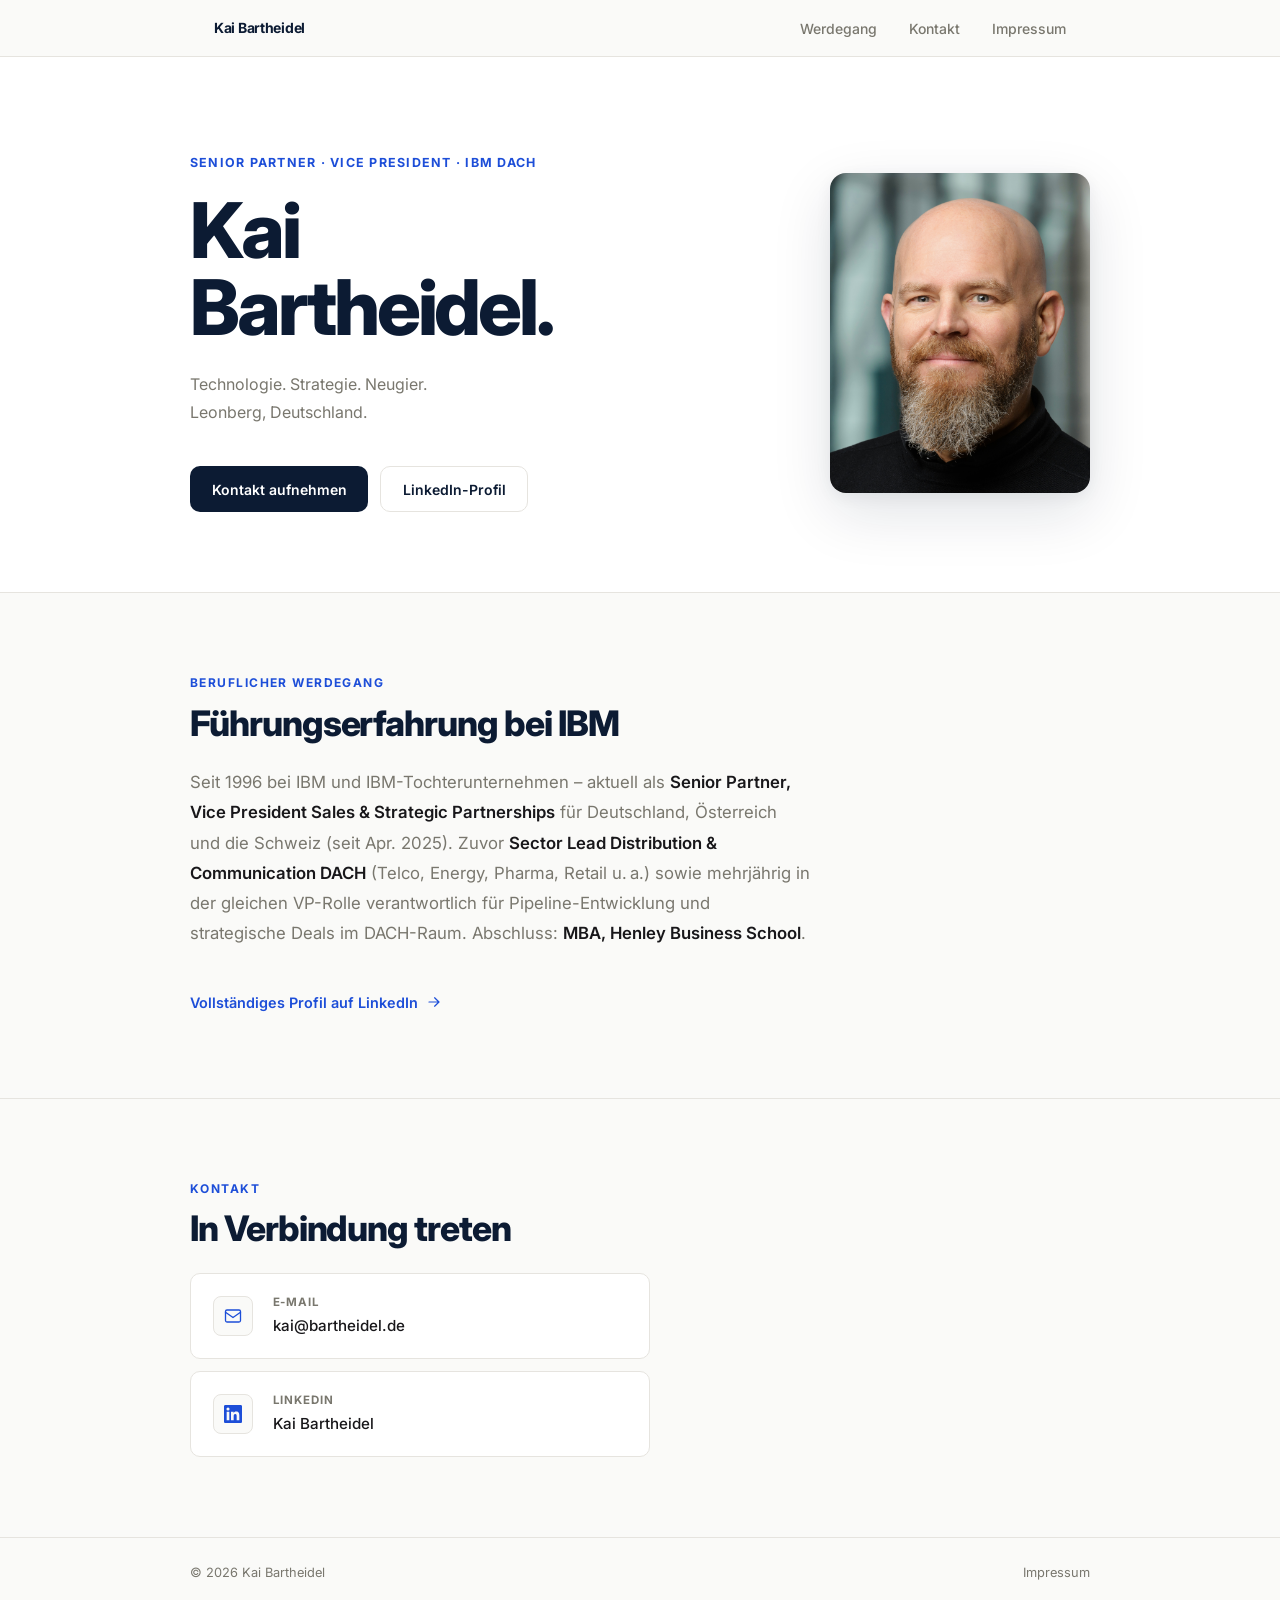
<file: public/index.html>
<!doctype html>
<html lang="de">
<head>
  <meta charset="utf-8">
  <meta name="viewport" content="width=device-width, initial-scale=1">
  <meta name="description" content="Kai Bartheidel – Senior Partner bei IBM, DACH. Persönliche Visitenkarte.">
  <meta name="robots" content="noindex, nofollow">
  <title>Kai Bartheidel</title>
  <link rel="preconnect" href="https://fonts.googleapis.com">
  <link rel="preconnect" href="https://fonts.gstatic.com" crossorigin>
  <link href="https://fonts.googleapis.com/css2?family=Inter:wght@400;500;600;700;800&display=swap" rel="stylesheet">
  <link rel="stylesheet" href="css/style.css">
</head>
<body>

  <!-- NAV -->
  <nav class="nav">
    <div class="nav-inner">
      <a href="#" class="nav-brand">Kai Bartheidel</a>
      <ul class="nav-links">
        <li><a href="#career">Werdegang</a></li>
        <li><a href="#contact">Kontakt</a></li>
        <li><a href="impressum.html">Impressum</a></li>
      </ul>
    </div>
  </nav>

  <!-- HERO -->
  <header class="hero">
    <div class="hero-inner">
      <div class="hero-text">
        <p class="hero-label">Senior Partner · Vice President · IBM DACH</p>
        <h1>Kai<br>Bartheidel.</h1>
        <p class="hero-tagline">
          Technologie. Strategie. Neugier.<br>
          Leonberg, Deutschland.
        </p>
        <div class="hero-actions">
          <a href="#contact" class="btn btn-primary">Kontakt aufnehmen</a>
          <a href="https://www.linkedin.com/in/kai-bartheidel/" target="_blank" rel="noopener" class="btn btn-ghost">LinkedIn-Profil</a>
        </div>
      </div>
      <div class="hero-photo">
        <img src="images/portrait.jpg" alt="Kai Bartheidel">
      </div>
    </div>
  </header>

  <main>

    <!-- WERDEGANG -->
    <section id="career" class="section">
      <div class="section-inner">
        <p class="section-eyebrow">Beruflicher Werdegang</p>
        <h2>Führungserfahrung bei IBM</h2>
        <p class="career-summary">
          Seit 1996 bei IBM und IBM-Tochterunternehmen – aktuell als
          <strong>Senior Partner, Vice President Sales &amp; Strategic Partnerships</strong>
          für Deutschland, Österreich und die Schweiz (seit Apr. 2025).
          Zuvor <strong>Sector Lead Distribution &amp; Communication DACH</strong>
          (Telco, Energy, Pharma, Retail u.&thinsp;a.) sowie mehrjährig in der gleichen
          VP-Rolle verantwortlich für Pipeline-Entwicklung und strategische Deals im DACH-Raum.
          Abschluss: <strong>MBA, Henley Business School</strong>.
        </p>
        <a
          href="https://www.linkedin.com/in/kai-bartheidel/"
          target="_blank"
          rel="noopener"
          class="career-link"
        >
          Vollständiges Profil auf LinkedIn
          <svg xmlns="http://www.w3.org/2000/svg" viewBox="0 0 20 20" fill="currentColor" width="16" height="16">
            <path fill-rule="evenodd" d="M3 10a.75.75 0 01.75-.75h10.638L10.23 5.29a.75.75 0 111.04-1.08l5.5 5.25a.75.75 0 010 1.08l-5.5 5.25a.75.75 0 11-1.04-1.08l4.158-3.96H3.75A.75.75 0 013 10z" clip-rule="evenodd"/>
          </svg>
        </a>
      </div>
    </section>

    <!-- KONTAKT -->
    <section id="contact" class="section section-alt">
      <div class="section-inner">
        <p class="section-eyebrow">Kontakt</p>
        <h2>In Verbindung treten</h2>
        <div class="contact-cards">

          <a href="mailto:kai@bartheidel.de" class="contact-card">
            <div class="contact-icon">
              <svg xmlns="http://www.w3.org/2000/svg" viewBox="0 0 24 24" fill="none" stroke="currentColor" stroke-width="1.75" stroke-linecap="round" stroke-linejoin="round">
                <rect x="2" y="4" width="20" height="16" rx="2"/>
                <path d="M2 7l10 7 10-7"/>
              </svg>
            </div>
            <div>
              <p class="contact-label">E-Mail</p>
              <p class="contact-value">kai@bartheidel.de</p>
            </div>
          </a>

          <a href="https://www.linkedin.com/in/kai-bartheidel/" target="_blank" rel="noopener" class="contact-card">
            <div class="contact-icon">
              <svg xmlns="http://www.w3.org/2000/svg" viewBox="0 0 24 24" fill="currentColor">
                <path d="M20.447 20.452h-3.554v-5.569c0-1.328-.027-3.037-1.852-3.037-1.853 0-2.136 1.445-2.136 2.939v5.667H9.351V9h3.414v1.561h.046c.477-.9 1.637-1.85 3.37-1.85 3.601 0 4.267 2.37 4.267 5.455v6.286zM5.337 7.433a2.062 2.062 0 01-2.063-2.065 2.064 2.064 0 112.063 2.065zm1.782 13.019H3.555V9h3.564v11.452zM22.225 0H1.771C.792 0 0 .774 0 1.729v20.542C0 23.227.792 24 1.771 24h20.451C23.2 24 24 23.227 24 22.271V1.729C24 .774 23.2 0 22.222 0h.003z"/>
              </svg>
            </div>
            <div>
              <p class="contact-label">LinkedIn</p>
              <p class="contact-value">Kai Bartheidel</p>
            </div>
          </a>

        </div>
      </div>
    </section>

  </main>

  <footer class="footer">
    <div class="footer-inner">
      <span>© 2026 Kai Bartheidel</span>
      <a href="impressum.html">Impressum</a>
    </div>
  </footer>

</body>
</html>
</file>
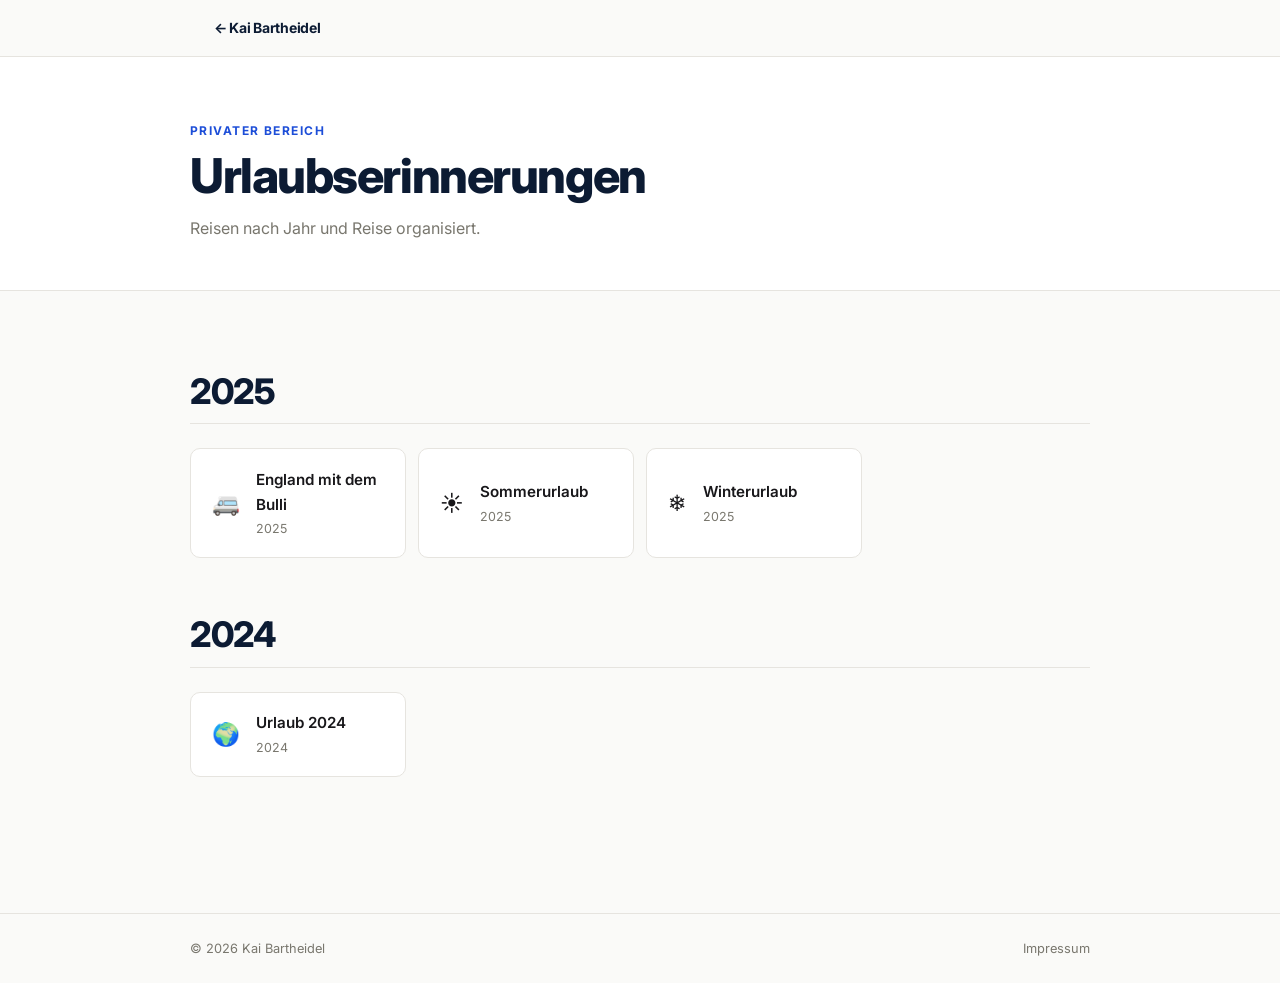
<file: public/urlaub/index.html>
<!doctype html>
<html lang="de">
<head>
  <meta charset="utf-8">
  <meta name="viewport" content="width=device-width, initial-scale=1">
  <meta name="robots" content="noindex, nofollow">
  <title>Urlaub – Kai Bartheidel</title>
  <link rel="preconnect" href="https://fonts.googleapis.com">
  <link rel="preconnect" href="https://fonts.gstatic.com" crossorigin>
  <link href="https://fonts.googleapis.com/css2?family=Inter:wght@400;500;600;700;800&display=swap" rel="stylesheet">
  <link rel="stylesheet" href="../css/style.css">
</head>
<body>

  <nav class="nav">
    <div class="nav-inner">
      <a href="../index.html" class="nav-brand">← Kai Bartheidel</a>
    </div>
  </nav>

  <div class="page-header">
    <div class="section-inner">
      <p class="section-eyebrow">Privater Bereich</p>
      <h1>Urlaubserinnerungen</h1>
      <p class="page-intro">Reisen nach Jahr und Reise organisiert.</p>
    </div>
  </div>

  <main class="section">
    <div class="section-inner">

      <!-- ── 2025 ── -->
      <div class="year-block">
        <h2 class="year-heading">2025</h2>
        <div class="trip-grid">
          <a href="2025/EnglandBulli/index.html" class="trip-card">
            <div class="trip-icon">🚐</div>
            <div>
              <p class="trip-name">England mit dem Bulli</p>
              <p class="trip-meta">2025</p>
            </div>
          </a>
          <a href="2025/Sommerurlaub/index.html" class="trip-card">
            <div class="trip-icon">☀️</div>
            <div>
              <p class="trip-name">Sommerurlaub</p>
              <p class="trip-meta">2025</p>
            </div>
          </a>
          <a href="2025/Winterurlaub/index.html" class="trip-card">
            <div class="trip-icon">❄️</div>
            <div>
              <p class="trip-name">Winterurlaub</p>
              <p class="trip-meta">2025</p>
            </div>
          </a>
        </div>
      </div>

      <!-- ── 2024 ── -->
      <div class="year-block">
        <h2 class="year-heading">2024</h2>
        <div class="trip-grid">
          <a href="2024/index.html" class="trip-card">
            <div class="trip-icon">🌍</div>
            <div>
              <p class="trip-name">Urlaub 2024</p>
              <p class="trip-meta">2024</p>
            </div>
          </a>
        </div>
      </div>

      <!--
        Neue Reisen hinzufügen:
        1. Ordner anlegen: urlaub/<JAHR>/<Reisename>/index.html
        2. Hier eine neue .trip-card eintragen (ggf. neues .year-block für neues Jahr).
      -->

    </div>
  </main>

  <footer class="footer">
    <div class="footer-inner">
      <span>© 2026 Kai Bartheidel</span>
      <a href="../impressum.html">Impressum</a>
    </div>
  </footer>

</body>
</html>
</file>
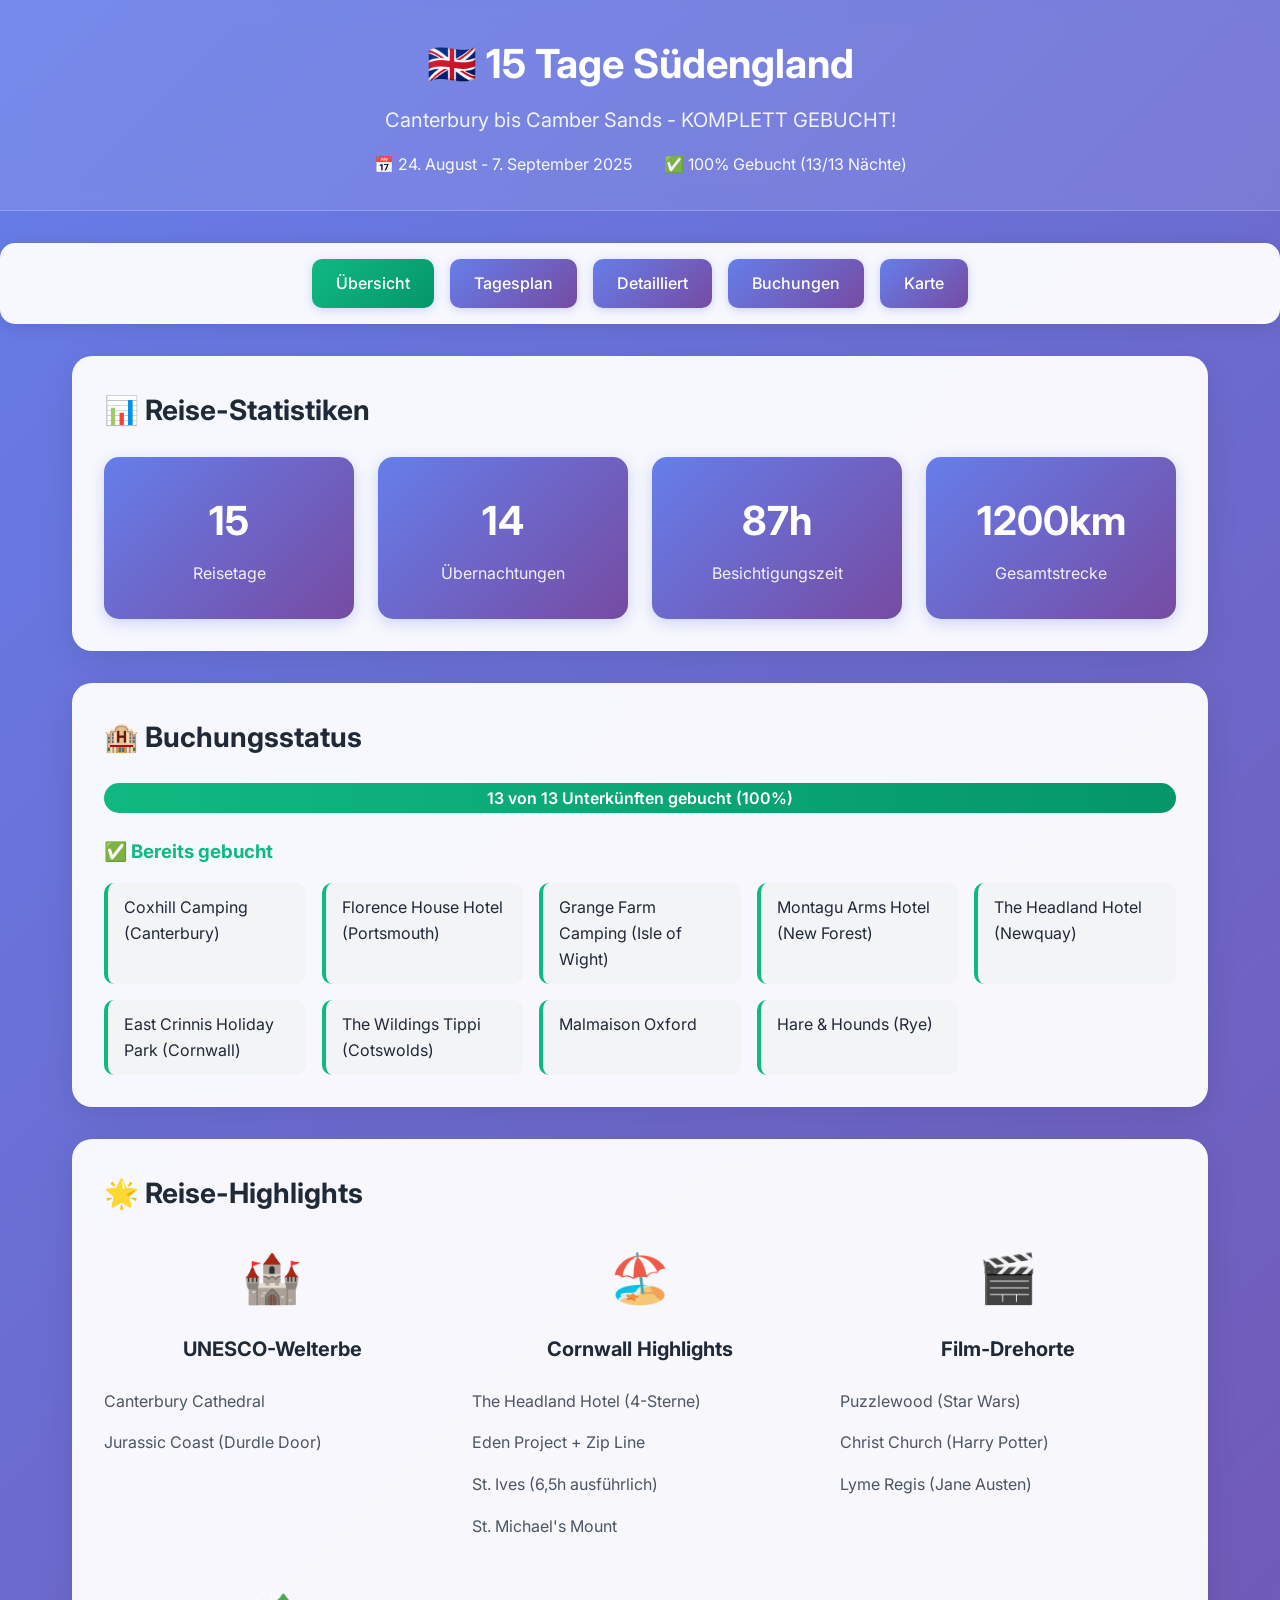
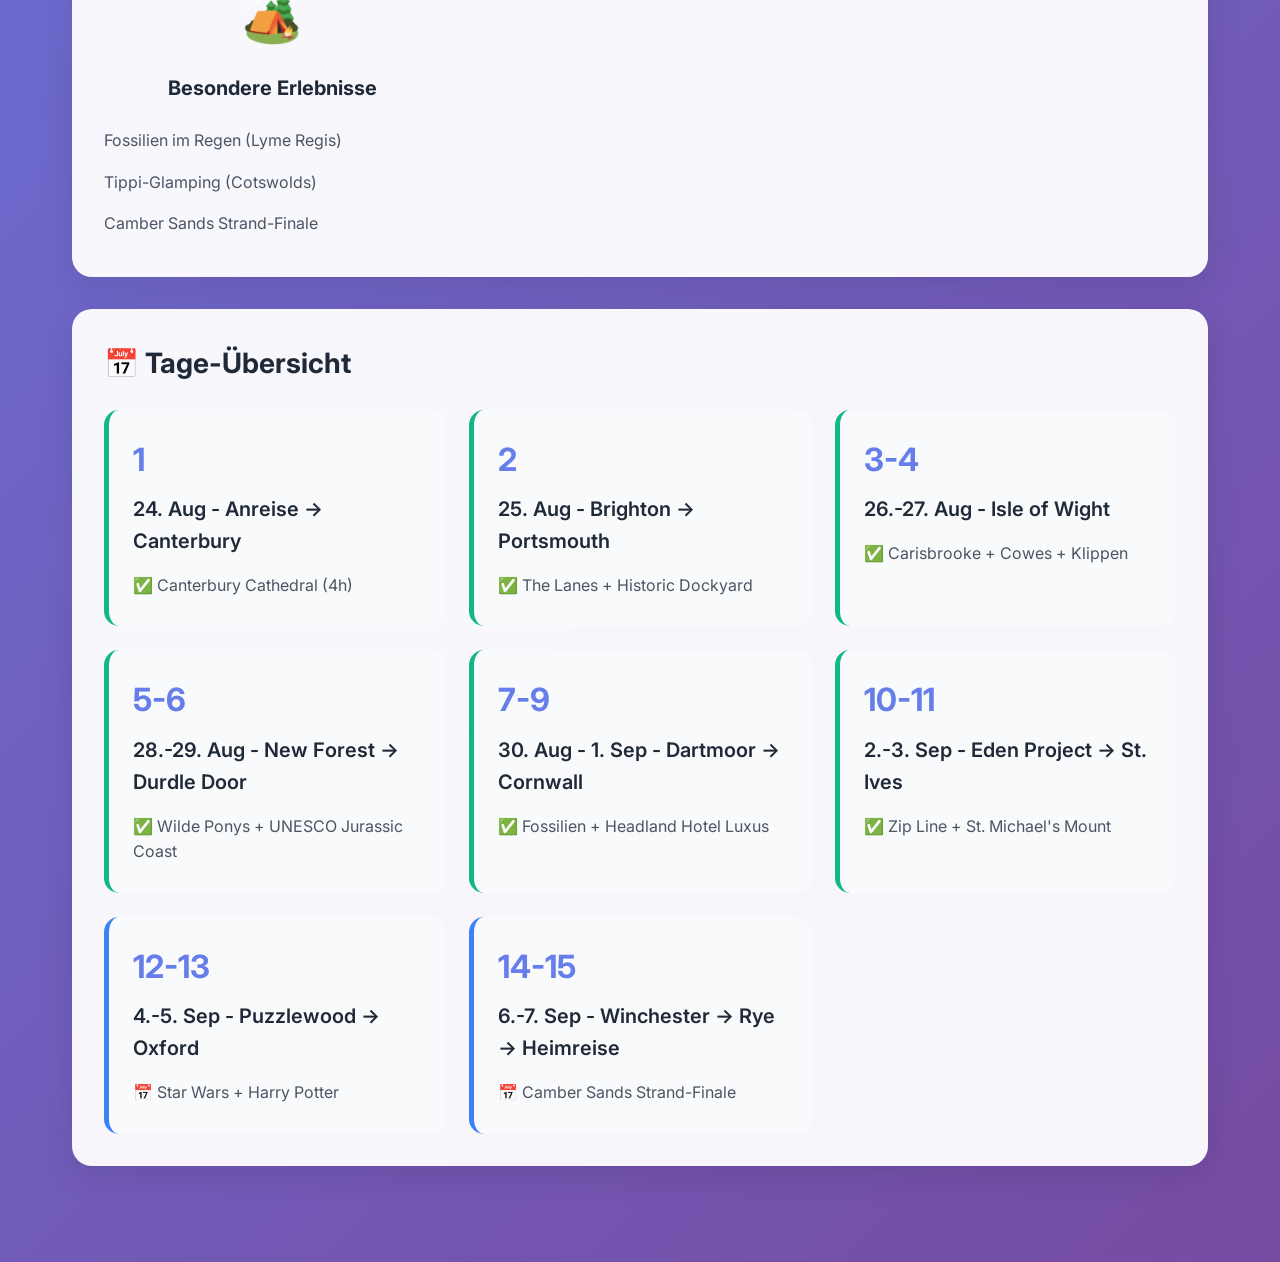
<file: public/urlaub/2025/EnglandBulli/index.html>
<!DOCTYPE html>
<html lang="de">
<head>
    <meta charset="UTF-8">
    <meta name="viewport" content="width=device-width, initial-scale=1.0">
    <title>15 Tage Südengland - KOMPLETT GEBUCHT!</title>
    <link rel="stylesheet" href="styles.css">
    <link rel="preconnect" href="https://fonts.googleapis.com">
    <link rel="preconnect" href="https://fonts.gstatic.com" crossorigin>
    <link href="https://fonts.googleapis.com/css2?family=Inter:wght@300;400;500;600;700&display=swap" rel="stylesheet">
</head>
<body>
    <header class="header">
        <div class="container">
            <h1 class="title">🇬🇧 15 Tage Südengland</h1>
            <p class="subtitle">Canterbury bis Camber Sands - KOMPLETT GEBUCHT!</p>
            <div class="trip-info">
                <span class="date">📅 24. August - 7. September 2025</span>
                <span class="status">✅ 100% Gebucht (13/13 Nächte)</span>
            </div>
        </div>
    </header>

    <nav class="navigation">
        <div class="container">
            <ul class="nav-list">
                <li><a href="index.html" class="nav-link active">Übersicht</a></li>
                <li><a href="tagesplan.html" class="nav-link">Tagesplan</a></li>
                <li><a href="detailliert.html" class="nav-link">Detailliert</a></li>
                <li><a href="buchungen.html" class="nav-link">Buchungen</a></li>
                <li><a href="karte.html" class="nav-link">Karte</a></li>
            </ul>
        </div>
    </nav>

    <main class="main">
        <div class="container">
            <!-- Reise-Statistiken -->
            <section class="stats-section">
                <h2>📊 Reise-Statistiken</h2>
                <div class="stats-grid">
                    <div class="stat-card">
                        <div class="stat-number">15</div>
                        <div class="stat-label">Reisetage</div>
                    </div>
                    <div class="stat-card">
                        <div class="stat-number">14</div>
                        <div class="stat-label">Übernachtungen</div>
                    </div>
                    <div class="stat-card">
                        <div class="stat-number">87h</div>
                        <div class="stat-label">Besichtigungszeit</div>
                    </div>
                    <div class="stat-card">
                        <div class="stat-number">1200km</div>
                        <div class="stat-label">Gesamtstrecke</div>
                    </div>
                </div>
            </section>

            <!-- Buchungsstatus -->
            <section class="booking-section">
                <h2>🏨 Buchungsstatus</h2>
                <div class="progress-bar">
                    <div class="progress-fill" data-progress="100%" style="width: 0%">
                        13 von 13 Unterkünften gebucht (100%)
                    </div>
                </div>
                <h3 style="margin-top: 1.5rem; margin-bottom: 1rem; color: #10b981;">✅ Bereits gebucht</h3>
                <div class="booking-list">
                    <div class="booking-item">Coxhill Camping (Canterbury)</div>
                    <div class="booking-item">Florence House Hotel (Portsmouth)</div>
                    <div class="booking-item">Grange Farm Camping (Isle of Wight)</div>
                    <div class="booking-item">Montagu Arms Hotel (New Forest)</div>
                    <div class="booking-item">The Headland Hotel (Newquay)</div>
                    <div class="booking-item">East Crinnis Holiday Park (Cornwall)</div>
                    <div class="booking-item">The Wildings Tippi (Cotswolds)</div>
                    <div class="booking-item">Malmaison Oxford</div>
                    <div class="booking-item">Hare & Hounds (Rye)</div>
                </div>
            </section>

            <!-- Reise-Highlights -->
            <section class="highlights-section">
                <h2>🌟 Reise-Highlights</h2>
                <div class="highlights-grid">
                    <div class="highlight-card">
                        <div class="highlight-icon">🏰</div>
                        <h3>UNESCO-Welterbe</h3>
                        <ul>
                            <li>Canterbury Cathedral</li>
                            <li>Jurassic Coast (Durdle Door)</li>
                        </ul>
                    </div>
                    <div class="highlight-card">
                        <div class="highlight-icon">🏖️</div>
                        <h3>Cornwall Highlights</h3>
                        <ul>
                            <li>The Headland Hotel (4-Sterne)</li>
                            <li>Eden Project + Zip Line</li>
                            <li>St. Ives (6,5h ausführlich)</li>
                            <li>St. Michael's Mount</li>
                        </ul>
                    </div>
                    <div class="highlight-card">
                        <div class="highlight-icon">🎬</div>
                        <h3>Film-Drehorte</h3>
                        <ul>
                            <li>Puzzlewood (Star Wars)</li>
                            <li>Christ Church (Harry Potter)</li>
                            <li>Lyme Regis (Jane Austen)</li>
                        </ul>
                    </div>
                    <div class="highlight-card">
                        <div class="highlight-icon">🏕️</div>
                        <h3>Besondere Erlebnisse</h3>
                        <ul>
                            <li>Fossilien im Regen (Lyme Regis)</li>
                            <li>Tippi-Glamping (Cotswolds)</li>
                            <li>Camber Sands Strand-Finale</li>
                        </ul>
                    </div>
                </div>
            </section>

            <!-- Tage-Übersicht -->
            <section class="days-overview">
                <h2>📅 Tage-Übersicht</h2>
                <div class="days-grid">
                    <div class="day-card completed">
                        <div class="day-number">1</div>
                        <div class="day-title">24. Aug - Anreise → Canterbury</div>
                        <ul class="day-activities">
                            <li>✅ Canterbury Cathedral (4h)</li>
                        </ul>
                    </div>
                    <div class="day-card completed">
                        <div class="day-number">2</div>
                        <div class="day-title">25. Aug - Brighton → Portsmouth</div>
                        <ul class="day-activities">
                            <li>✅ The Lanes + Historic Dockyard</li>
                        </ul>
                    </div>
                    <div class="day-card completed">
                        <div class="day-number">3-4</div>
                        <div class="day-title">26.-27. Aug - Isle of Wight</div>
                        <ul class="day-activities">
                            <li>✅ Carisbrooke + Cowes + Klippen</li>
                        </ul>
                    </div>
                    <div class="day-card completed">
                        <div class="day-number">5-6</div>
                        <div class="day-title">28.-29. Aug - New Forest → Durdle Door</div>
                        <ul class="day-activities">
                            <li>✅ Wilde Ponys + UNESCO Jurassic Coast</li>
                        </ul>
                    </div>
                    <div class="day-card completed">
                        <div class="day-number">7-9</div>
                        <div class="day-title">30. Aug - 1. Sep - Dartmoor → Cornwall</div>
                        <ul class="day-activities">
                            <li>✅ Fossilien + Headland Hotel Luxus</li>
                        </ul>
                    </div>
                    <div class="day-card completed">
                        <div class="day-number">10-11</div>
                        <div class="day-title">2.-3. Sep - Eden Project → St. Ives</div>
                        <ul class="day-activities">
                            <li>✅ Zip Line + St. Michael's Mount</li>
                        </ul>
                    </div>
                    <div class="day-card planned">
                        <div class="day-number">12-13</div>
                        <div class="day-title">4.-5. Sep - Puzzlewood → Oxford</div>
                        <ul class="day-activities">
                            <li>📅 Star Wars + Harry Potter</li>
                        </ul>
                    </div>
                    <div class="day-card planned">
                        <div class="day-number">14-15</div>
                        <div class="day-title">6.-7. Sep - Winchester → Rye → Heimreise</div>
                        <ul class="day-activities">
                            <li>📅 Camber Sands Strand-Finale</li>
                        </ul>
                    </div>
                </div>
            </section>
        </div>
    </main>

    <button class="back-to-top" aria-label="Back to top">↑</button>

    <script src="script.js"></script>
</body>
</html>
</file>
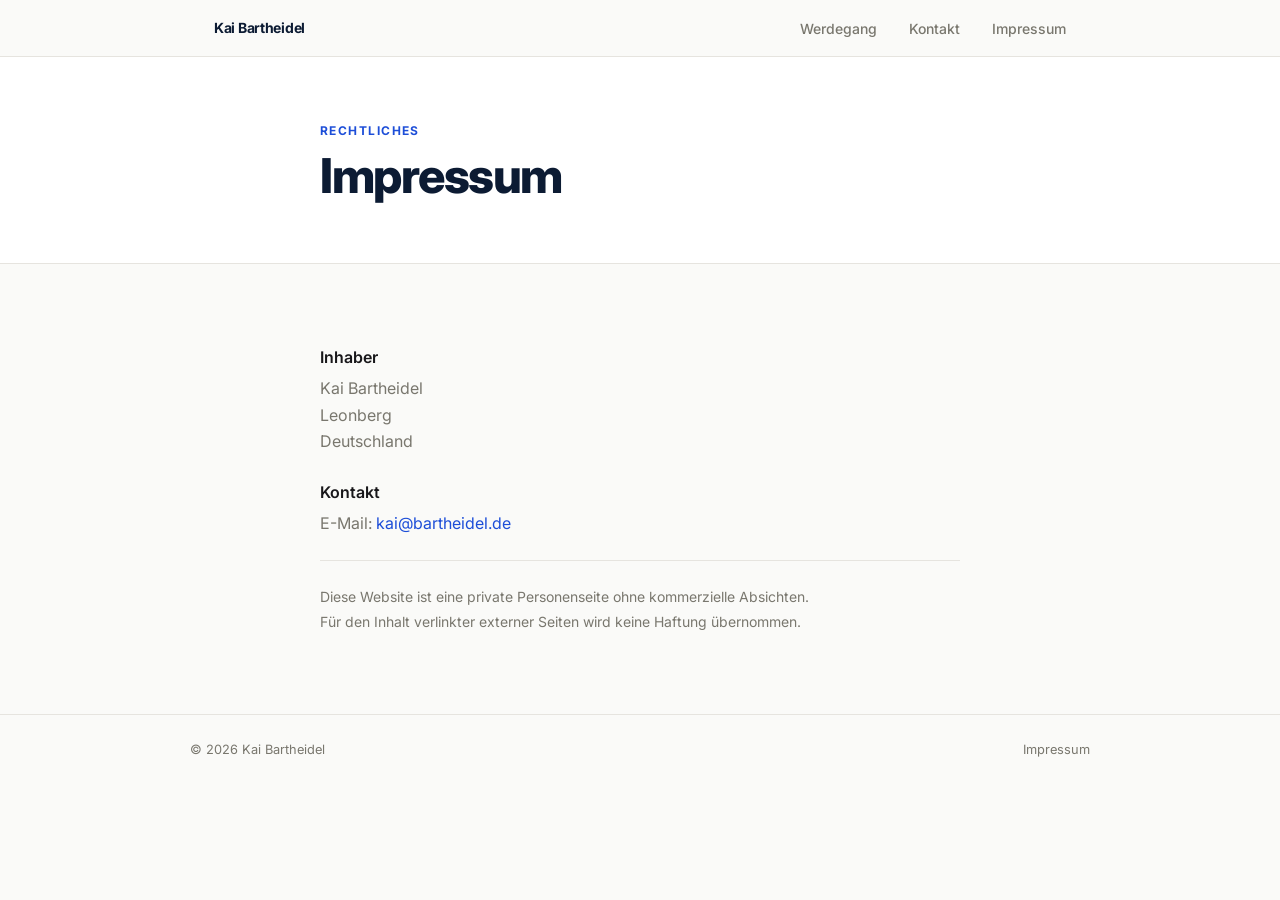
<file: public/impressum.html>
<!doctype html>
<html lang="de">
<head>
  <meta charset="utf-8">
  <meta name="viewport" content="width=device-width, initial-scale=1">
  <meta name="robots" content="noindex, nofollow">
  <title>Impressum – Kai Bartheidel</title>
  <link rel="preconnect" href="https://fonts.googleapis.com">
  <link rel="preconnect" href="https://fonts.gstatic.com" crossorigin>
  <link href="https://fonts.googleapis.com/css2?family=Inter:wght@400;500;600;700;800&display=swap" rel="stylesheet">
  <link rel="stylesheet" href="css/style.css">
</head>
<body>

  <nav class="nav">
    <div class="nav-inner">
      <a href="index.html" class="nav-brand">Kai Bartheidel</a>
      <ul class="nav-links">
        <li><a href="index.html#career">Werdegang</a></li>
        <li><a href="index.html#contact">Kontakt</a></li>
        <li><a href="impressum.html">Impressum</a></li>
      </ul>
    </div>
  </nav>

  <div class="page-header">
    <div class="section-inner" style="max-width: 640px;">
      <p class="section-eyebrow">Rechtliches</p>
      <h1>Impressum</h1>
    </div>
  </div>

  <main class="section">
    <div class="section-inner" style="max-width: 640px;">

      <p style="font-weight: 600; margin-bottom: 0.3rem; color: var(--text);">Inhaber</p>
      <p style="color: var(--muted); margin-bottom: 1.5rem;">
        Kai Bartheidel<br>
        Leonberg<br>
        Deutschland
      </p>

      <p style="font-weight: 600; margin-bottom: 0.3rem; color: var(--text);">Kontakt</p>
      <p style="color: var(--muted); margin-bottom: 1.5rem;">
        E-Mail: <a href="mailto:kai@bartheidel.de">kai@bartheidel.de</a>
      </p>

      <p style="font-size: 0.875rem; color: var(--muted); border-top: 1px solid var(--border); padding-top: 1.5rem; line-height: 1.75;">
        Diese Website ist eine private Personenseite ohne kommerzielle Absichten.<br>
        Für den Inhalt verlinkter externer Seiten wird keine Haftung übernommen.
      </p>

    </div>
  </main>

  <footer class="footer">
    <div class="footer-inner">
      <span>© 2026 Kai Bartheidel</span>
      <a href="impressum.html">Impressum</a>
    </div>
  </footer>

</body>
</html>
</file>
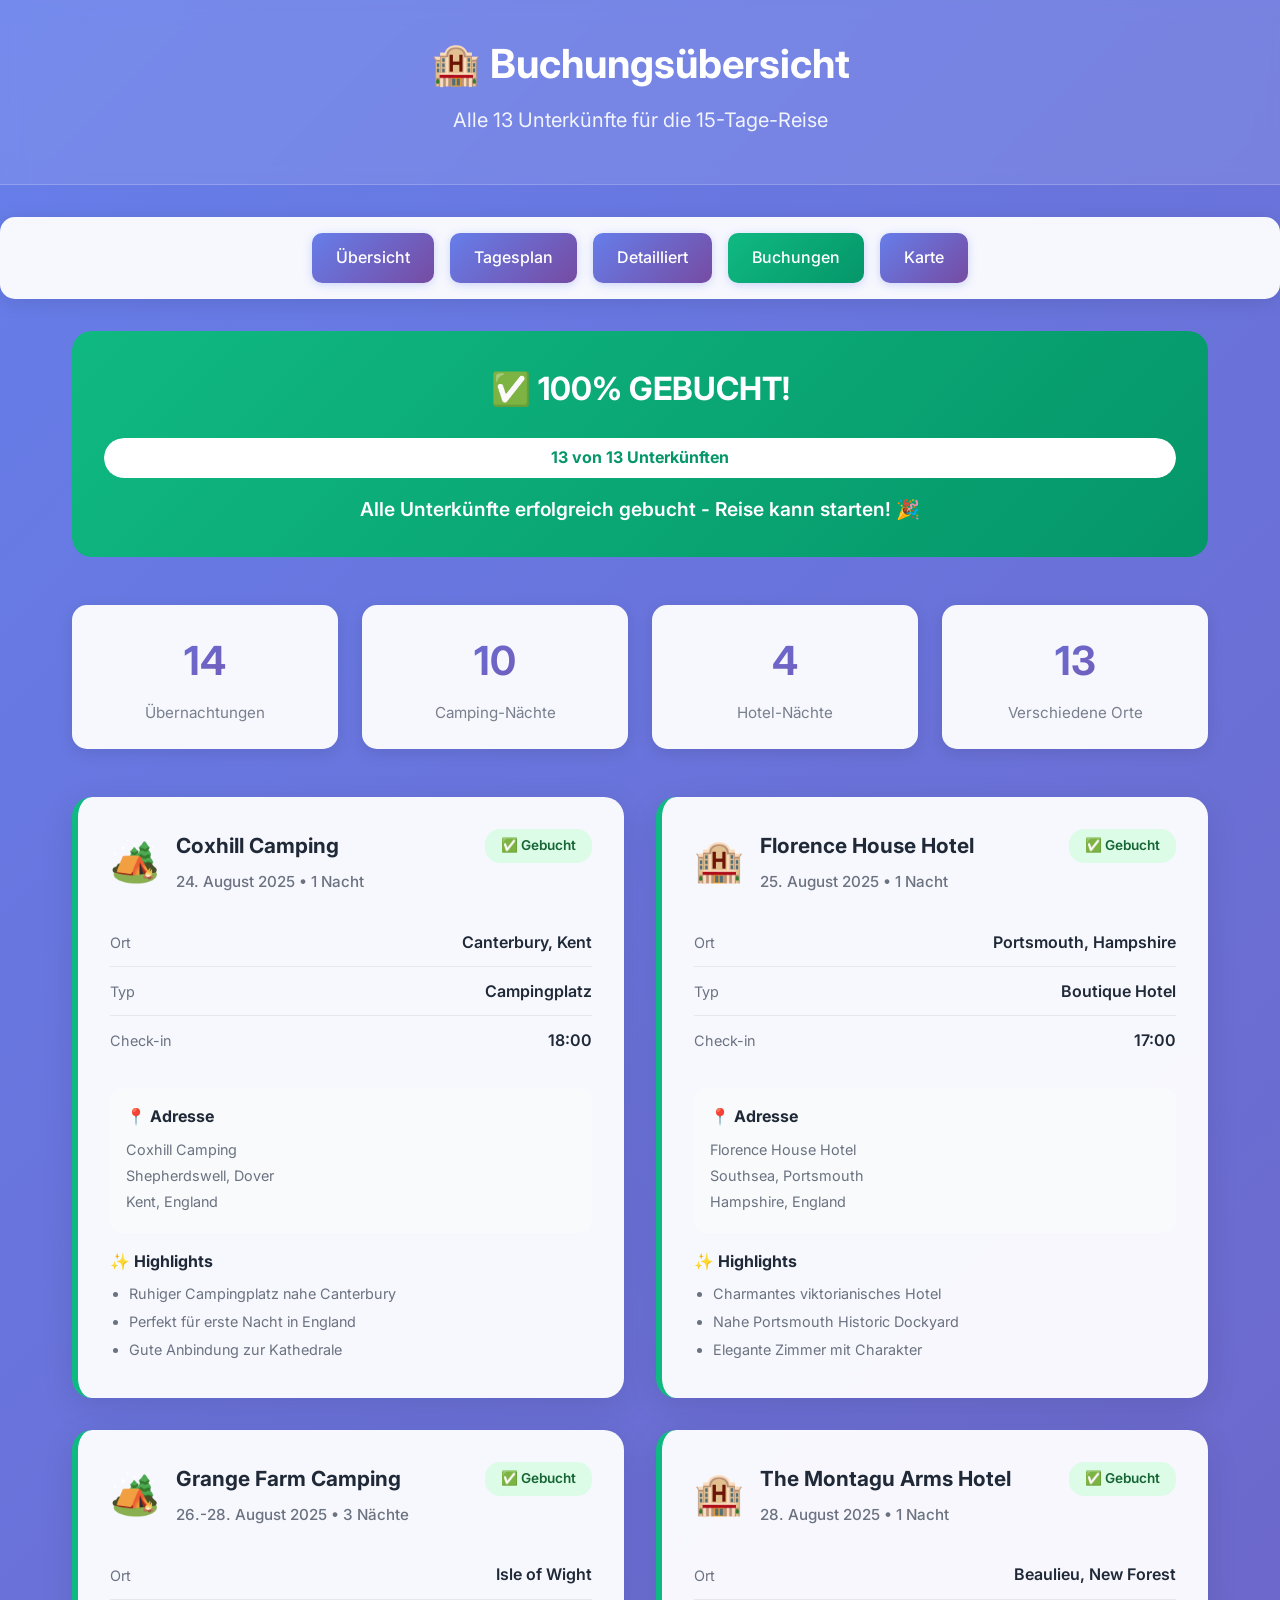
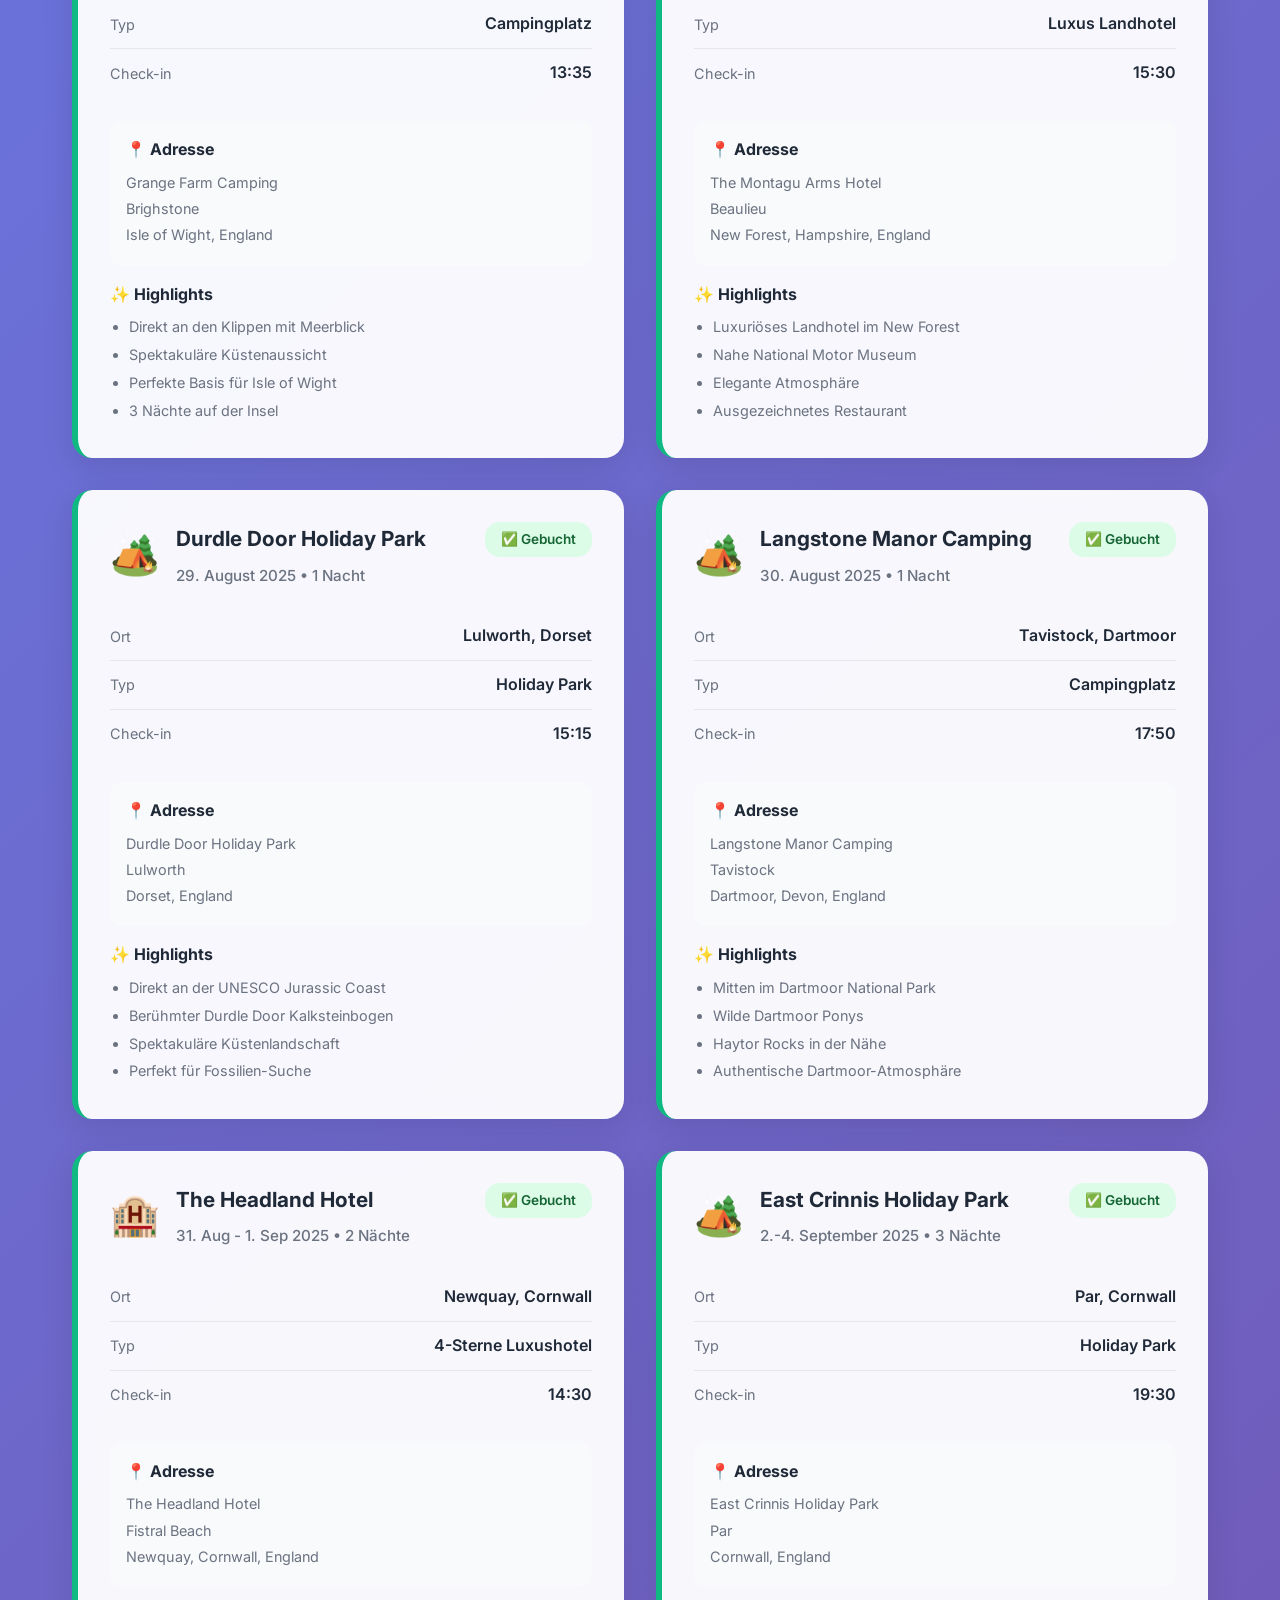
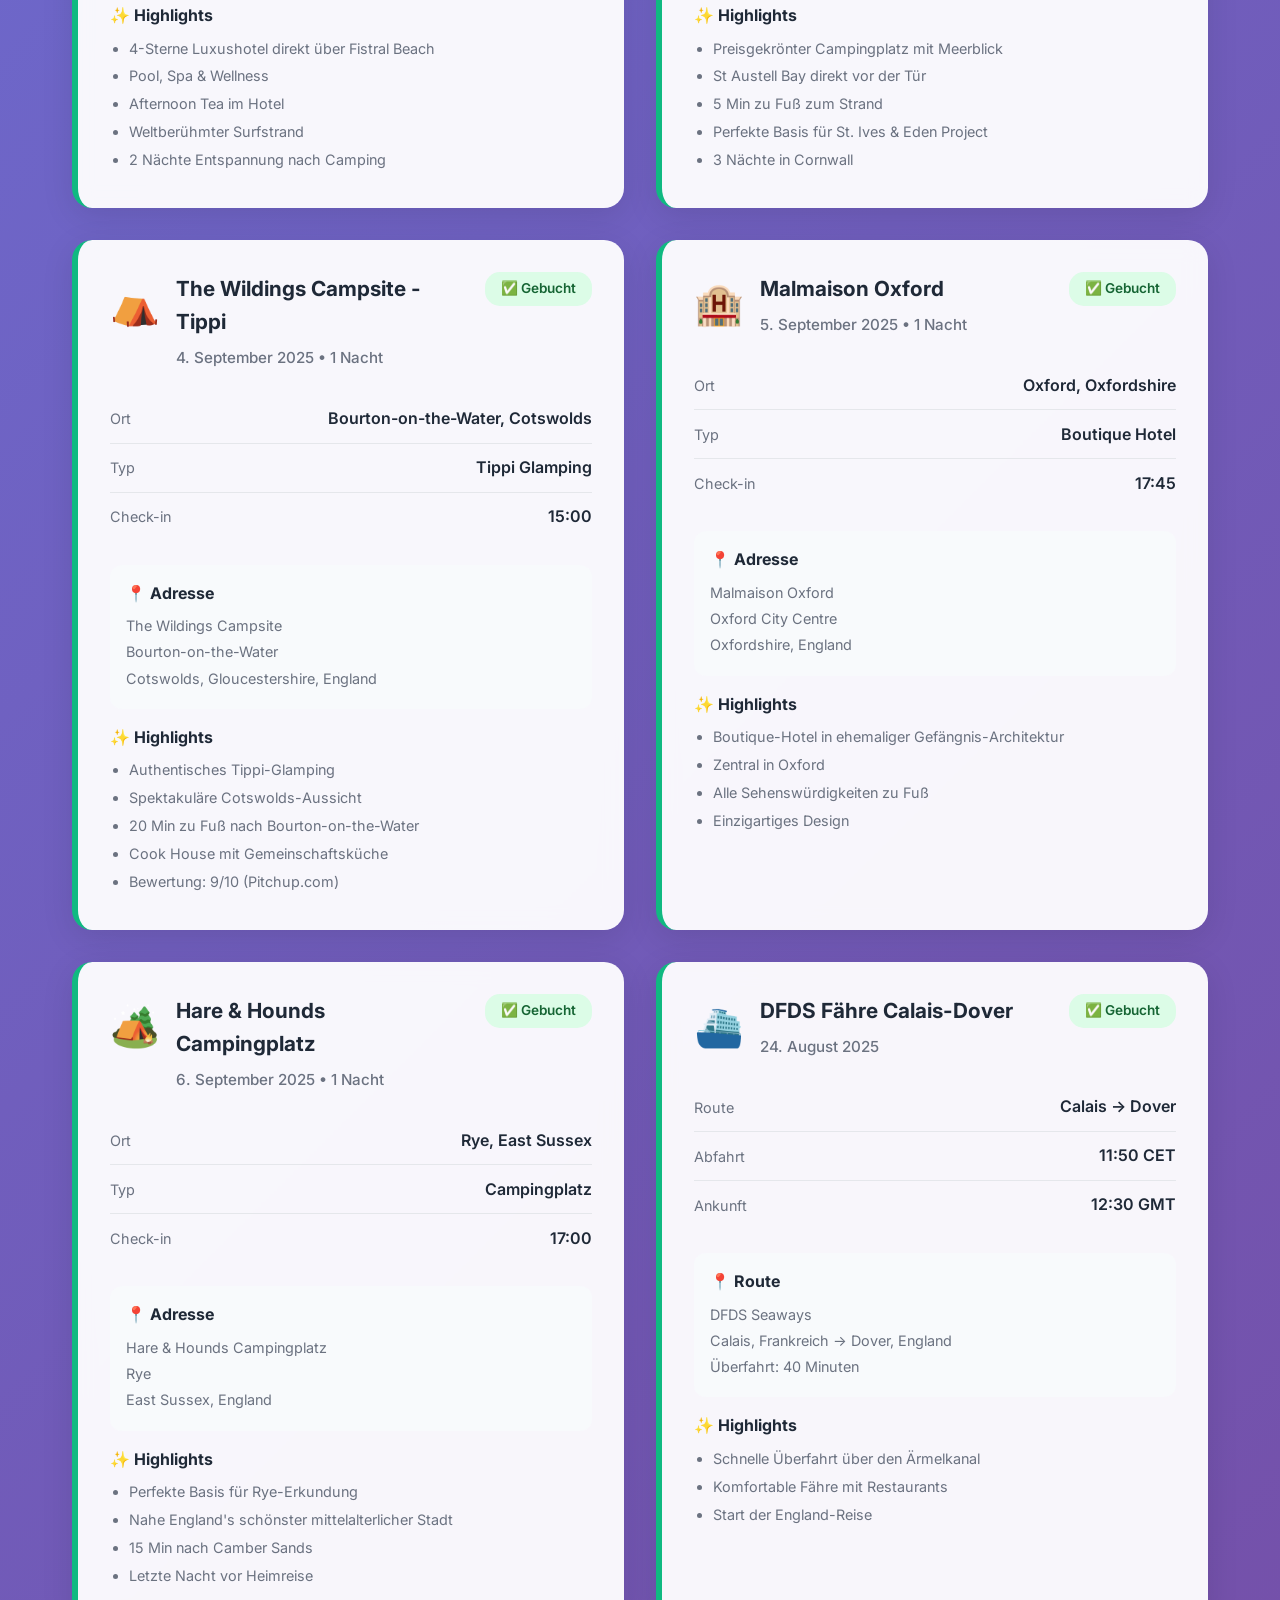
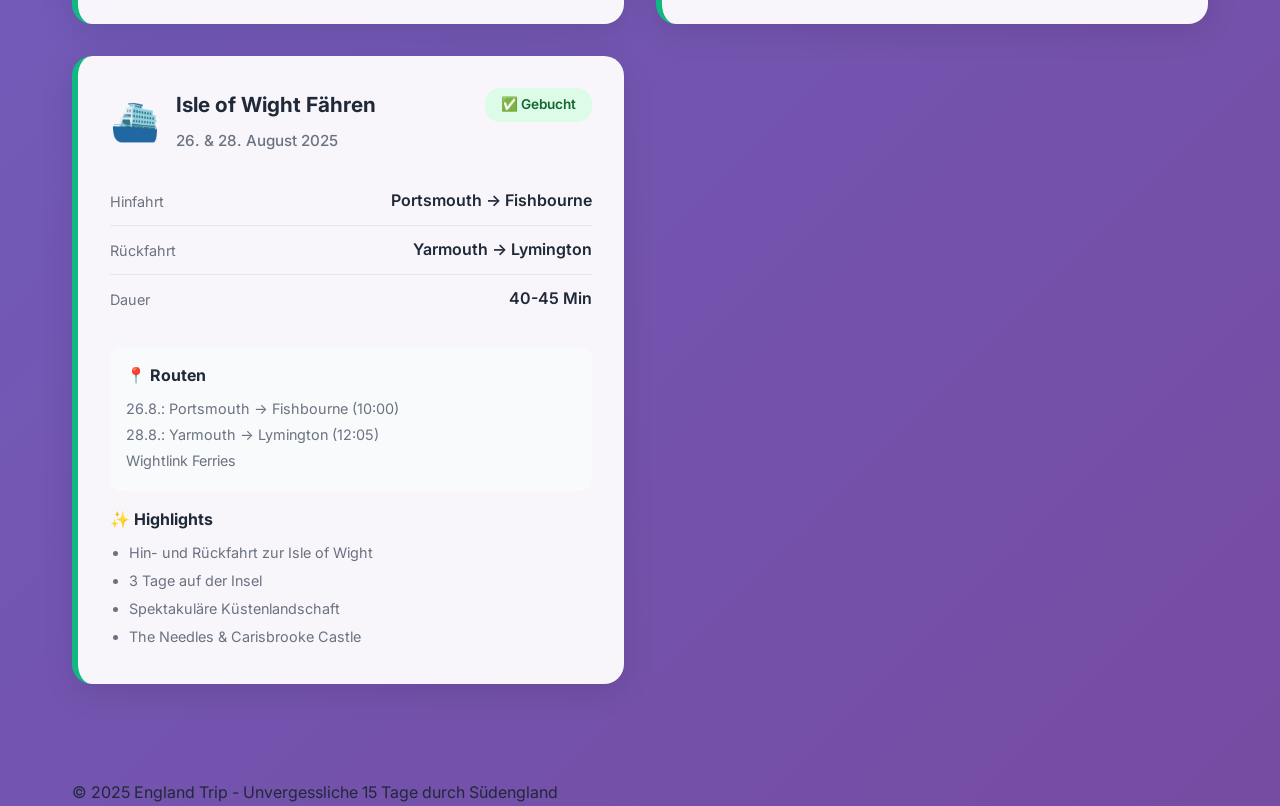
<file: public/urlaub/2025/EnglandBulli/buchungen.html>
<!DOCTYPE html>
<html lang="de">
<head>
    <meta charset="UTF-8">
    <meta name="viewport" content="width=device-width, initial-scale=1.0">
    <title>Buchungen - 15 Tage Südengland</title>
    <link rel="stylesheet" href="styles.css">
    <link rel="preconnect" href="https://fonts.googleapis.com">
    <link rel="preconnect" href="https://fonts.gstatic.com" crossorigin>
    <link href="https://fonts.googleapis.com/css2?family=Inter:wght@300;400;500;600;700&display=swap" rel="stylesheet">
    <style>
        .progress-section {
            background: linear-gradient(135deg, #10b981 0%, #059669 100%);
            color: white;
            border-radius: 20px;
            padding: 2rem;
            margin-bottom: 3rem;
            text-align: center;
        }
        
        .progress-section h2 {
            margin: 0 0 1.5rem 0;
            font-size: 2rem;
        }
        
        .progress-bar-container {
            background: rgba(255, 255, 255, 0.2);
            border-radius: 50px;
            height: 40px;
            margin-bottom: 1rem;
            overflow: hidden;
        }
        
        .progress-bar-fill {
            background: white;
            height: 100%;
            width: 100%;
            border-radius: 50px;
            display: flex;
            align-items: center;
            justify-content: center;
            font-weight: 700;
            color: #059669;
            transition: width 0.5s ease;
        }
        
        .progress-text {
            font-size: 1.2rem;
            font-weight: 600;
        }
        
        .booking-grid {
            display: grid;
            grid-template-columns: repeat(auto-fit, minmax(400px, 1fr));
            gap: 2rem;
            margin-bottom: 2rem;
        }
        
        .booking-card {
            background: rgba(255, 255, 255, 0.95);
            backdrop-filter: blur(10px);
            border-radius: 20px;
            padding: 2rem;
            box-shadow: 0 8px 32px rgba(0, 0, 0, 0.1);
            border-left: 6px solid #10b981;
            transition: transform 0.3s ease, box-shadow 0.3s ease;
        }
        
        .booking-card:hover {
            transform: translateY(-5px);
            box-shadow: 0 12px 40px rgba(0, 0, 0, 0.15);
        }
        
        .booking-header {
            display: flex;
            align-items: flex-start;
            gap: 1rem;
            margin-bottom: 1.5rem;
        }
        
        .booking-icon {
            font-size: 2.5rem;
        }
        
        .booking-title {
            flex: 1;
        }
        
        .booking-title h3 {
            margin: 0 0 0.5rem 0;
            color: #1f2937;
            font-size: 1.3rem;
        }
        
        .booking-dates {
            color: #6b7280;
            font-size: 0.95rem;
            font-weight: 500;
        }
        
        .booking-status {
            background: #dcfce7;
            color: #166534;
            padding: 0.4rem 1rem;
            border-radius: 15px;
            font-size: 0.85rem;
            font-weight: 600;
        }
        
        .booking-details {
            margin-bottom: 1.5rem;
        }
        
        .detail-row {
            display: flex;
            justify-content: space-between;
            align-items: center;
            padding: 0.7rem 0;
            border-bottom: 1px solid #e5e7eb;
        }
        
        .detail-row:last-child {
            border-bottom: none;
        }
        
        .detail-label {
            color: #6b7280;
            font-size: 0.9rem;
        }
        
        .detail-value {
            color: #1f2937;
            font-weight: 600;
            text-align: right;
        }
        
        .booking-address {
            background: #f8fafc;
            border-radius: 12px;
            padding: 1rem;
            margin-top: 1rem;
        }
        
        .booking-address h4 {
            margin: 0 0 0.5rem 0;
            color: #1f2937;
            font-size: 1rem;
        }
        
        .booking-address p {
            margin: 0.2rem 0;
            color: #6b7280;
            font-size: 0.9rem;
        }
        
        .booking-highlights {
            margin-top: 1rem;
        }
        
        .booking-highlights h4 {
            margin: 0 0 0.5rem 0;
            color: #1f2937;
            font-size: 1rem;
        }
        
        .booking-highlights ul {
            margin: 0;
            padding-left: 1.2rem;
        }
        
        .booking-highlights li {
            color: #6b7280;
            font-size: 0.9rem;
            margin: 0.3rem 0;
        }
        
        .stats-grid {
            display: grid;
            grid-template-columns: repeat(auto-fit, minmax(200px, 1fr));
            gap: 1.5rem;
            margin-bottom: 3rem;
        }
        
        .stat-card {
            background: rgba(255, 255, 255, 0.95);
            backdrop-filter: blur(10px);
            border-radius: 15px;
            padding: 1.5rem;
            text-align: center;
            box-shadow: 0 4px 16px rgba(0, 0, 0, 0.1);
        }
        
        .stat-number {
            font-size: 2.5rem;
            font-weight: 700;
            background: linear-gradient(135deg, #667eea 0%, #764ba2 100%);
            -webkit-background-clip: text;
            -webkit-text-fill-color: transparent;
            background-clip: text;
        }
        
        .stat-label {
            color: #6b7280;
            font-size: 0.95rem;
            margin-top: 0.5rem;
        }
    </style>
</head>
<body>
    <header class="header">
        <div class="container">
            <h1 class="title">🏨 Buchungsübersicht</h1>
            <p class="subtitle">Alle 13 Unterkünfte für die 15-Tage-Reise</p>
        </div>
    </header>

    <nav class="navigation">
        <div class="container">
            <ul class="nav-list">
                <li><a href="index.html" class="nav-link">Übersicht</a></li>
                <li><a href="tagesplan.html" class="nav-link">Tagesplan</a></li>
                <li><a href="detailliert.html" class="nav-link">Detailliert</a></li>
                <li><a href="buchungen.html" class="nav-link active">Buchungen</a></li>
                <li><a href="karte.html" class="nav-link">Karte</a></li>
            </ul>
        </div>
    </nav>

    <main class="main">
        <div class="container">
            
            <!-- Progress Section -->
            <div class="progress-section">
                <h2>✅ 100% GEBUCHT!</h2>
                <div class="progress-bar-container">
                    <div class="progress-bar-fill">
                        13 von 13 Unterkünften
                    </div>
                </div>
                <p class="progress-text">Alle Unterkünfte erfolgreich gebucht - Reise kann starten! 🎉</p>
            </div>

            <!-- Statistics -->
            <div class="stats-grid">
                <div class="stat-card">
                    <div class="stat-number">14</div>
                    <div class="stat-label">Übernachtungen</div>
                </div>
                <div class="stat-card">
                    <div class="stat-number">10</div>
                    <div class="stat-label">Camping-Nächte</div>
                </div>
                <div class="stat-card">
                    <div class="stat-number">4</div>
                    <div class="stat-label">Hotel-Nächte</div>
                </div>
                <div class="stat-card">
                    <div class="stat-number">13</div>
                    <div class="stat-label">Verschiedene Orte</div>
                </div>
            </div>

            <!-- Booking Cards -->
            <div class="booking-grid">
                
                <!-- Booking 1: Coxhill Camping -->
                <div class="booking-card">
                    <div class="booking-header">
                        <div class="booking-icon">🏕️</div>
                        <div class="booking-title">
                            <h3>Coxhill Camping</h3>
                            <p class="booking-dates">24. August 2025 • 1 Nacht</p>
                        </div>
                        <div class="booking-status">✅ Gebucht</div>
                    </div>
                    
                    <div class="booking-details">
                        <div class="detail-row">
                            <span class="detail-label">Ort</span>
                            <span class="detail-value">Canterbury, Kent</span>
                        </div>
                        <div class="detail-row">
                            <span class="detail-label">Typ</span>
                            <span class="detail-value">Campingplatz</span>
                        </div>
                        <div class="detail-row">
                            <span class="detail-label">Check-in</span>
                            <span class="detail-value">18:00</span>
                        </div>
                    </div>
                    
                    <div class="booking-address">
                        <h4>📍 Adresse</h4>
                        <p>Coxhill Camping</p>
                        <p>Shepherdswell, Dover</p>
                        <p>Kent, England</p>
                    </div>
                    
                    <div class="booking-highlights">
                        <h4>✨ Highlights</h4>
                        <ul>
                            <li>Ruhiger Campingplatz nahe Canterbury</li>
                            <li>Perfekt für erste Nacht in England</li>
                            <li>Gute Anbindung zur Kathedrale</li>
                        </ul>
                    </div>
                </div>

                <!-- Booking 2: Florence House Hotel -->
                <div class="booking-card">
                    <div class="booking-header">
                        <div class="booking-icon">🏨</div>
                        <div class="booking-title">
                            <h3>Florence House Hotel</h3>
                            <p class="booking-dates">25. August 2025 • 1 Nacht</p>
                        </div>
                        <div class="booking-status">✅ Gebucht</div>
                    </div>
                    
                    <div class="booking-details">
                        <div class="detail-row">
                            <span class="detail-label">Ort</span>
                            <span class="detail-value">Portsmouth, Hampshire</span>
                        </div>
                        <div class="detail-row">
                            <span class="detail-label">Typ</span>
                            <span class="detail-value">Boutique Hotel</span>
                        </div>
                        <div class="detail-row">
                            <span class="detail-label">Check-in</span>
                            <span class="detail-value">17:00</span>
                        </div>
                    </div>
                    
                    <div class="booking-address">
                        <h4>📍 Adresse</h4>
                        <p>Florence House Hotel</p>
                        <p>Southsea, Portsmouth</p>
                        <p>Hampshire, England</p>
                    </div>
                    
                    <div class="booking-highlights">
                        <h4>✨ Highlights</h4>
                        <ul>
                            <li>Charmantes viktorianisches Hotel</li>
                            <li>Nahe Portsmouth Historic Dockyard</li>
                            <li>Elegante Zimmer mit Charakter</li>
                        </ul>
                    </div>
                </div>

                <!-- Booking 3: Grange Farm Camping -->
                <div class="booking-card">
                    <div class="booking-header">
                        <div class="booking-icon">🏕️</div>
                        <div class="booking-title">
                            <h3>Grange Farm Camping</h3>
                            <p class="booking-dates">26.-28. August 2025 • 3 Nächte</p>
                        </div>
                        <div class="booking-status">✅ Gebucht</div>
                    </div>
                    
                    <div class="booking-details">
                        <div class="detail-row">
                            <span class="detail-label">Ort</span>
                            <span class="detail-value">Isle of Wight</span>
                        </div>
                        <div class="detail-row">
                            <span class="detail-label">Typ</span>
                            <span class="detail-value">Campingplatz</span>
                        </div>
                        <div class="detail-row">
                            <span class="detail-label">Check-in</span>
                            <span class="detail-value">13:35</span>
                        </div>
                    </div>
                    
                    <div class="booking-address">
                        <h4>📍 Adresse</h4>
                        <p>Grange Farm Camping</p>
                        <p>Brighstone</p>
                        <p>Isle of Wight, England</p>
                    </div>
                    
                    <div class="booking-highlights">
                        <h4>✨ Highlights</h4>
                        <ul>
                            <li>Direkt an den Klippen mit Meerblick</li>
                            <li>Spektakuläre Küstenaussicht</li>
                            <li>Perfekte Basis für Isle of Wight</li>
                            <li>3 Nächte auf der Insel</li>
                        </ul>
                    </div>
                </div>

                <!-- Booking 4: Montagu Arms Hotel -->
                <div class="booking-card">
                    <div class="booking-header">
                        <div class="booking-icon">🏨</div>
                        <div class="booking-title">
                            <h3>The Montagu Arms Hotel</h3>
                            <p class="booking-dates">28. August 2025 • 1 Nacht</p>
                        </div>
                        <div class="booking-status">✅ Gebucht</div>
                    </div>
                    
                    <div class="booking-details">
                        <div class="detail-row">
                            <span class="detail-label">Ort</span>
                            <span class="detail-value">Beaulieu, New Forest</span>
                        </div>
                        <div class="detail-row">
                            <span class="detail-label">Typ</span>
                            <span class="detail-value">Luxus Landhotel</span>
                        </div>
                        <div class="detail-row">
                            <span class="detail-label">Check-in</span>
                            <span class="detail-value">15:30</span>
                        </div>
                    </div>
                    
                    <div class="booking-address">
                        <h4>📍 Adresse</h4>
                        <p>The Montagu Arms Hotel</p>
                        <p>Beaulieu</p>
                        <p>New Forest, Hampshire, England</p>
                    </div>
                    
                    <div class="booking-highlights">
                        <h4>✨ Highlights</h4>
                        <ul>
                            <li>Luxuriöses Landhotel im New Forest</li>
                            <li>Nahe National Motor Museum</li>
                            <li>Elegante Atmosphäre</li>
                            <li>Ausgezeichnetes Restaurant</li>
                        </ul>
                    </div>
                </div>

                <!-- Booking 5: Durdle Door Holiday Park -->
                <div class="booking-card">
                    <div class="booking-header">
                        <div class="booking-icon">🏕️</div>
                        <div class="booking-title">
                            <h3>Durdle Door Holiday Park</h3>
                            <p class="booking-dates">29. August 2025 • 1 Nacht</p>
                        </div>
                        <div class="booking-status">✅ Gebucht</div>
                    </div>
                    
                    <div class="booking-details">
                        <div class="detail-row">
                            <span class="detail-label">Ort</span>
                            <span class="detail-value">Lulworth, Dorset</span>
                        </div>
                        <div class="detail-row">
                            <span class="detail-label">Typ</span>
                            <span class="detail-value">Holiday Park</span>
                        </div>
                        <div class="detail-row">
                            <span class="detail-label">Check-in</span>
                            <span class="detail-value">15:15</span>
                        </div>
                    </div>
                    
                    <div class="booking-address">
                        <h4>📍 Adresse</h4>
                        <p>Durdle Door Holiday Park</p>
                        <p>Lulworth</p>
                        <p>Dorset, England</p>
                    </div>
                    
                    <div class="booking-highlights">
                        <h4>✨ Highlights</h4>
                        <ul>
                            <li>Direkt an der UNESCO Jurassic Coast</li>
                            <li>Berühmter Durdle Door Kalksteinbogen</li>
                            <li>Spektakuläre Küstenlandschaft</li>
                            <li>Perfekt für Fossilien-Suche</li>
                        </ul>
                    </div>
                </div>

                <!-- Booking 6: Langstone Manor Camping -->
                <div class="booking-card">
                    <div class="booking-header">
                        <div class="booking-icon">🏕️</div>
                        <div class="booking-title">
                            <h3>Langstone Manor Camping</h3>
                            <p class="booking-dates">30. August 2025 • 1 Nacht</p>
                        </div>
                        <div class="booking-status">✅ Gebucht</div>
                    </div>
                    
                    <div class="booking-details">
                        <div class="detail-row">
                            <span class="detail-label">Ort</span>
                            <span class="detail-value">Tavistock, Dartmoor</span>
                        </div>
                        <div class="detail-row">
                            <span class="detail-label">Typ</span>
                            <span class="detail-value">Campingplatz</span>
                        </div>
                        <div class="detail-row">
                            <span class="detail-label">Check-in</span>
                            <span class="detail-value">17:50</span>
                        </div>
                    </div>
                    
                    <div class="booking-address">
                        <h4>📍 Adresse</h4>
                        <p>Langstone Manor Camping</p>
                        <p>Tavistock</p>
                        <p>Dartmoor, Devon, England</p>
                    </div>
                    
                    <div class="booking-highlights">
                        <h4>✨ Highlights</h4>
                        <ul>
                            <li>Mitten im Dartmoor National Park</li>
                            <li>Wilde Dartmoor Ponys</li>
                            <li>Haytor Rocks in der Nähe</li>
                            <li>Authentische Dartmoor-Atmosphäre</li>
                        </ul>
                    </div>
                </div>

                <!-- Booking 7: The Headland Hotel -->
                <div class="booking-card">
                    <div class="booking-header">
                        <div class="booking-icon">🏨</div>
                        <div class="booking-title">
                            <h3>The Headland Hotel</h3>
                            <p class="booking-dates">31. Aug - 1. Sep 2025 • 2 Nächte</p>
                        </div>
                        <div class="booking-status">✅ Gebucht</div>
                    </div>
                    
                    <div class="booking-details">
                        <div class="detail-row">
                            <span class="detail-label">Ort</span>
                            <span class="detail-value">Newquay, Cornwall</span>
                        </div>
                        <div class="detail-row">
                            <span class="detail-label">Typ</span>
                            <span class="detail-value">4-Sterne Luxushotel</span>
                        </div>
                        <div class="detail-row">
                            <span class="detail-label">Check-in</span>
                            <span class="detail-value">14:30</span>
                        </div>
                    </div>
                    
                    <div class="booking-address">
                        <h4>📍 Adresse</h4>
                        <p>The Headland Hotel</p>
                        <p>Fistral Beach</p>
                        <p>Newquay, Cornwall, England</p>
                    </div>
                    
                    <div class="booking-highlights">
                        <h4>✨ Highlights</h4>
                        <ul>
                            <li>4-Sterne Luxushotel direkt über Fistral Beach</li>
                            <li>Pool, Spa & Wellness</li>
                            <li>Afternoon Tea im Hotel</li>
                            <li>Weltberühmter Surfstrand</li>
                            <li>2 Nächte Entspannung nach Camping</li>
                        </ul>
                    </div>
                </div>

                <!-- Booking 8: East Crinnis Holiday Park -->
                <div class="booking-card">
                    <div class="booking-header">
                        <div class="booking-icon">🏕️</div>
                        <div class="booking-title">
                            <h3>East Crinnis Holiday Park</h3>
                            <p class="booking-dates">2.-4. September 2025 • 3 Nächte</p>
                        </div>
                        <div class="booking-status">✅ Gebucht</div>
                    </div>
                    
                    <div class="booking-details">
                        <div class="detail-row">
                            <span class="detail-label">Ort</span>
                            <span class="detail-value">Par, Cornwall</span>
                        </div>
                        <div class="detail-row">
                            <span class="detail-label">Typ</span>
                            <span class="detail-value">Holiday Park</span>
                        </div>
                        <div class="detail-row">
                            <span class="detail-label">Check-in</span>
                            <span class="detail-value">19:30</span>
                        </div>
                    </div>
                    
                    <div class="booking-address">
                        <h4>📍 Adresse</h4>
                        <p>East Crinnis Holiday Park</p>
                        <p>Par</p>
                        <p>Cornwall, England</p>
                    </div>
                    
                    <div class="booking-highlights">
                        <h4>✨ Highlights</h4>
                        <ul>
                            <li>Preisgekrönter Campingplatz mit Meerblick</li>
                            <li>St Austell Bay direkt vor der Tür</li>
                            <li>5 Min zu Fuß zum Strand</li>
                            <li>Perfekte Basis für St. Ives & Eden Project</li>
                            <li>3 Nächte in Cornwall</li>
                        </ul>
                    </div>
                </div>

                <!-- Booking 9: The Wildings Campsite - Tippi -->
                <div class="booking-card">
                    <div class="booking-header">
                        <div class="booking-icon">⛺</div>
                        <div class="booking-title">
                            <h3>The Wildings Campsite - Tippi</h3>
                            <p class="booking-dates">4. September 2025 • 1 Nacht</p>
                        </div>
                        <div class="booking-status">✅ Gebucht</div>
                    </div>
                    
                    <div class="booking-details">
                        <div class="detail-row">
                            <span class="detail-label">Ort</span>
                            <span class="detail-value">Bourton-on-the-Water, Cotswolds</span>
                        </div>
                        <div class="detail-row">
                            <span class="detail-label">Typ</span>
                            <span class="detail-value">Tippi Glamping</span>
                        </div>
                        <div class="detail-row">
                            <span class="detail-label">Check-in</span>
                            <span class="detail-value">15:00</span>
                        </div>
                    </div>
                    
                    <div class="booking-address">
                        <h4>📍 Adresse</h4>
                        <p>The Wildings Campsite</p>
                        <p>Bourton-on-the-Water</p>
                        <p>Cotswolds, Gloucestershire, England</p>
                    </div>
                    
                    <div class="booking-highlights">
                        <h4>✨ Highlights</h4>
                        <ul>
                            <li>Authentisches Tippi-Glamping</li>
                            <li>Spektakuläre Cotswolds-Aussicht</li>
                            <li>20 Min zu Fuß nach Bourton-on-the-Water</li>
                            <li>Cook House mit Gemeinschaftsküche</li>
                            <li>Bewertung: 9/10 (Pitchup.com)</li>
                        </ul>
                    </div>
                </div>

                <!-- Booking 10: Malmaison Oxford -->
                <div class="booking-card">
                    <div class="booking-header">
                        <div class="booking-icon">🏨</div>
                        <div class="booking-title">
                            <h3>Malmaison Oxford</h3>
                            <p class="booking-dates">5. September 2025 • 1 Nacht</p>
                        </div>
                        <div class="booking-status">✅ Gebucht</div>
                    </div>
                    
                    <div class="booking-details">
                        <div class="detail-row">
                            <span class="detail-label">Ort</span>
                            <span class="detail-value">Oxford, Oxfordshire</span>
                        </div>
                        <div class="detail-row">
                            <span class="detail-label">Typ</span>
                            <span class="detail-value">Boutique Hotel</span>
                        </div>
                        <div class="detail-row">
                            <span class="detail-label">Check-in</span>
                            <span class="detail-value">17:45</span>
                        </div>
                    </div>
                    
                    <div class="booking-address">
                        <h4>📍 Adresse</h4>
                        <p>Malmaison Oxford</p>
                        <p>Oxford City Centre</p>
                        <p>Oxfordshire, England</p>
                    </div>
                    
                    <div class="booking-highlights">
                        <h4>✨ Highlights</h4>
                        <ul>
                            <li>Boutique-Hotel in ehemaliger Gefängnis-Architektur</li>
                            <li>Zentral in Oxford</li>
                            <li>Alle Sehenswürdigkeiten zu Fuß</li>
                            <li>Einzigartiges Design</li>
                        </ul>
                    </div>
                </div>

                <!-- Booking 11: Hare & Hounds Campingplatz -->
                <div class="booking-card">
                    <div class="booking-header">
                        <div class="booking-icon">🏕️</div>
                        <div class="booking-title">
                            <h3>Hare & Hounds Campingplatz</h3>
                            <p class="booking-dates">6. September 2025 • 1 Nacht</p>
                        </div>
                        <div class="booking-status">✅ Gebucht</div>
                    </div>
                    
                    <div class="booking-details">
                        <div class="detail-row">
                            <span class="detail-label">Ort</span>
                            <span class="detail-value">Rye, East Sussex</span>
                        </div>
                        <div class="detail-row">
                            <span class="detail-label">Typ</span>
                            <span class="detail-value">Campingplatz</span>
                        </div>
                        <div class="detail-row">
                            <span class="detail-label">Check-in</span>
                            <span class="detail-value">17:00</span>
                        </div>
                    </div>
                    
                    <div class="booking-address">
                        <h4>📍 Adresse</h4>
                        <p>Hare & Hounds Campingplatz</p>
                        <p>Rye</p>
                        <p>East Sussex, England</p>
                    </div>
                    
                    <div class="booking-highlights">
                        <h4>✨ Highlights</h4>
                        <ul>
                            <li>Perfekte Basis für Rye-Erkundung</li>
                            <li>Nahe England's schönster mittelalterlicher Stadt</li>
                            <li>15 Min nach Camber Sands</li>
                            <li>Letzte Nacht vor Heimreise</li>
                        </ul>
                    </div>
                </div>

                <!-- Booking 12: DFDS Fähre -->
                <div class="booking-card">
                    <div class="booking-header">
                        <div class="booking-icon">⛴️</div>
                        <div class="booking-title">
                            <h3>DFDS Fähre Calais-Dover</h3>
                            <p class="booking-dates">24. August 2025</p>
                        </div>
                        <div class="booking-status">✅ Gebucht</div>
                    </div>
                    
                    <div class="booking-details">
                        <div class="detail-row">
                            <span class="detail-label">Route</span>
                            <span class="detail-value">Calais → Dover</span>
                        </div>
                        <div class="detail-row">
                            <span class="detail-label">Abfahrt</span>
                            <span class="detail-value">11:50 CET</span>
                        </div>
                        <div class="detail-row">
                            <span class="detail-label">Ankunft</span>
                            <span class="detail-value">12:30 GMT</span>
                        </div>
                    </div>
                    
                    <div class="booking-address">
                        <h4>📍 Route</h4>
                        <p>DFDS Seaways</p>
                        <p>Calais, Frankreich → Dover, England</p>
                        <p>Überfahrt: 40 Minuten</p>
                    </div>
                    
                    <div class="booking-highlights">
                        <h4>✨ Highlights</h4>
                        <ul>
                            <li>Schnelle Überfahrt über den Ärmelkanal</li>
                            <li>Komfortable Fähre mit Restaurants</li>
                            <li>Start der England-Reise</li>
                        </ul>
                    </div>
                </div>

                <!-- Booking 13: Isle of Wight Fähren -->
                <div class="booking-card">
                    <div class="booking-header">
                        <div class="booking-icon">⛴️</div>
                        <div class="booking-title">
                            <h3>Isle of Wight Fähren</h3>
                            <p class="booking-dates">26. & 28. August 2025</p>
                        </div>
                        <div class="booking-status">✅ Gebucht</div>
                    </div>
                    
                    <div class="booking-details">
                        <div class="detail-row">
                            <span class="detail-label">Hinfahrt</span>
                            <span class="detail-value">Portsmouth → Fishbourne</span>
                        </div>
                        <div class="detail-row">
                            <span class="detail-label">Rückfahrt</span>
                            <span class="detail-value">Yarmouth → Lymington</span>
                        </div>
                        <div class="detail-row">
                            <span class="detail-label">Dauer</span>
                            <span class="detail-value">40-45 Min</span>
                        </div>
                    </div>
                    
                    <div class="booking-address">
                        <h4>📍 Routen</h4>
                        <p>26.8.: Portsmouth → Fishbourne (10:00)</p>
                        <p>28.8.: Yarmouth → Lymington (12:05)</p>
                        <p>Wightlink Ferries</p>
                    </div>
                    
                    <div class="booking-highlights">
                        <h4>✨ Highlights</h4>
                        <ul>
                            <li>Hin- und Rückfahrt zur Isle of Wight</li>
                            <li>3 Tage auf der Insel</li>
                            <li>Spektakuläre Küstenlandschaft</li>
                            <li>The Needles & Carisbrooke Castle</li>
                        </ul>
                    </div>
                </div>

            </div>
            
        </div>
    </main>

    <footer class="footer">
        <div class="container">
            <p>&copy; 2025 England Trip - Unvergessliche 15 Tage durch Südengland</p>
        </div>
    </footer>

    <script src="script.js"></script>
</body>
</html>
</file>
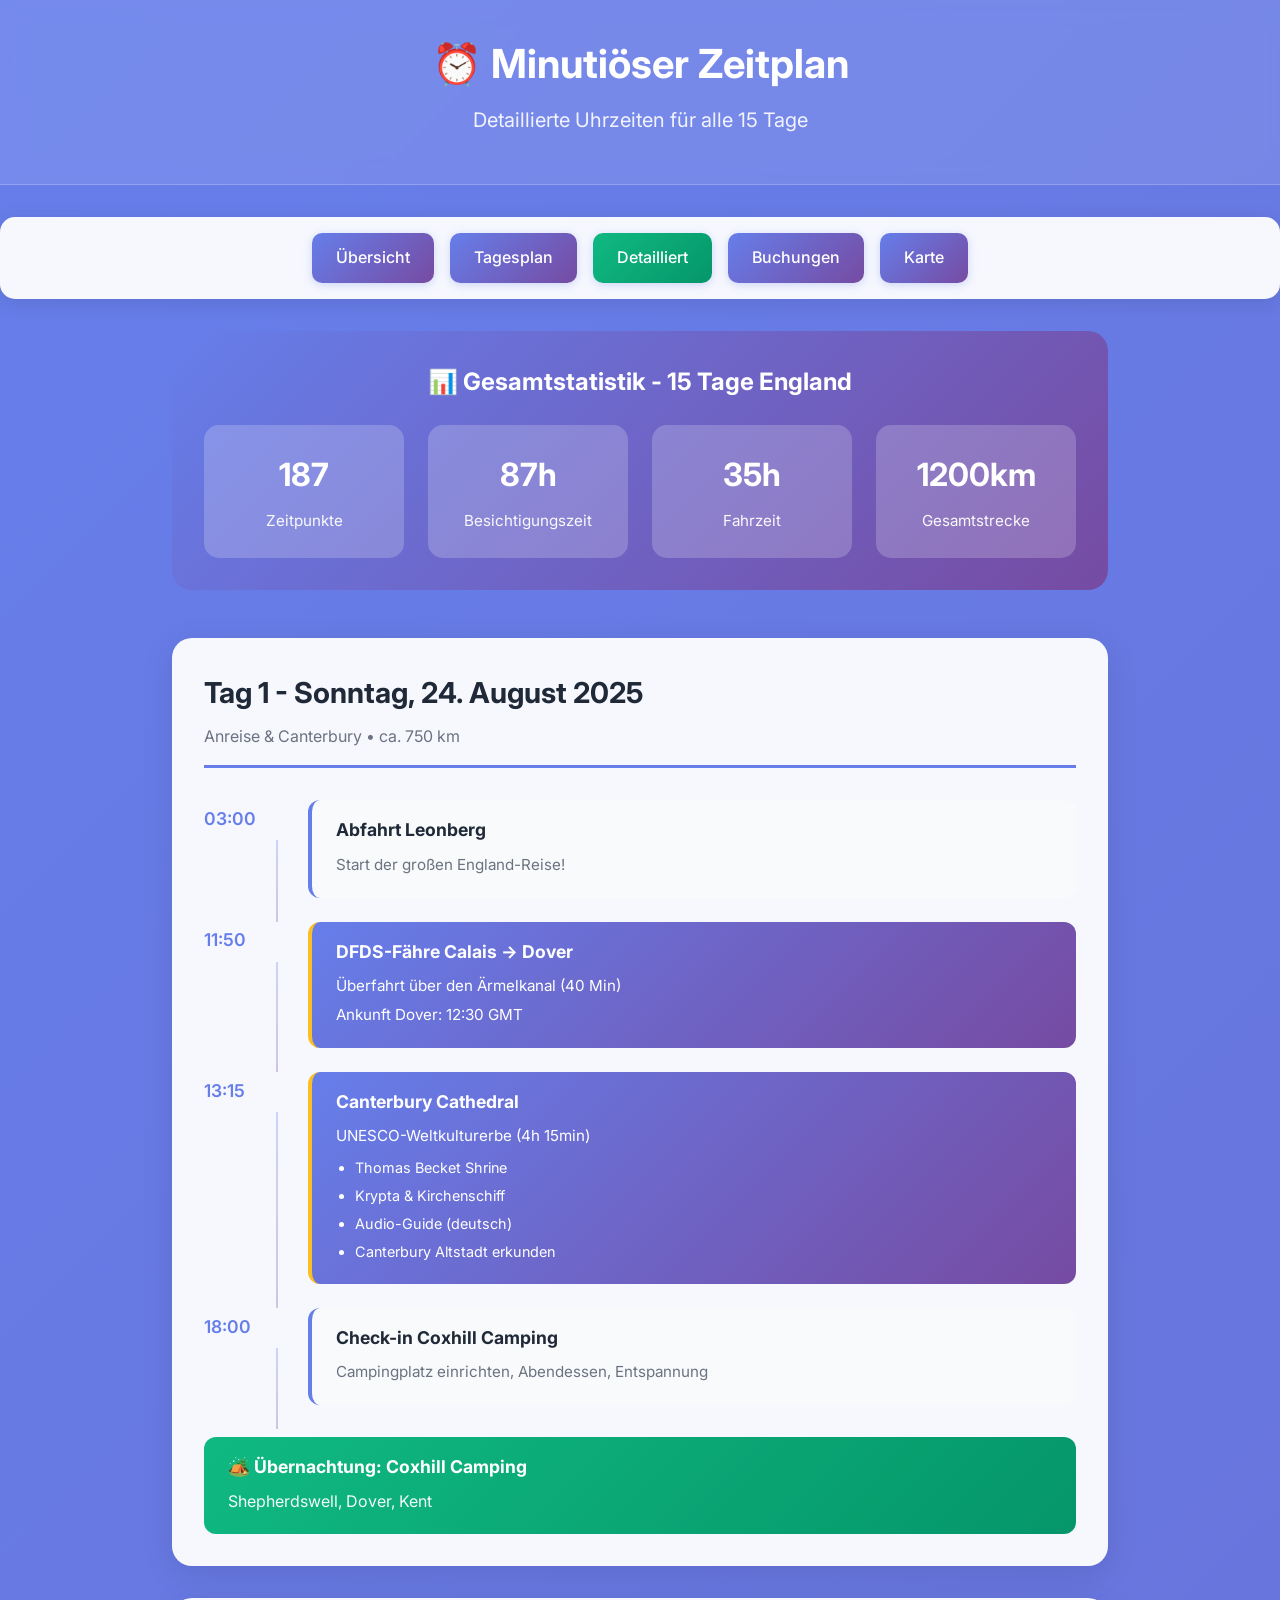
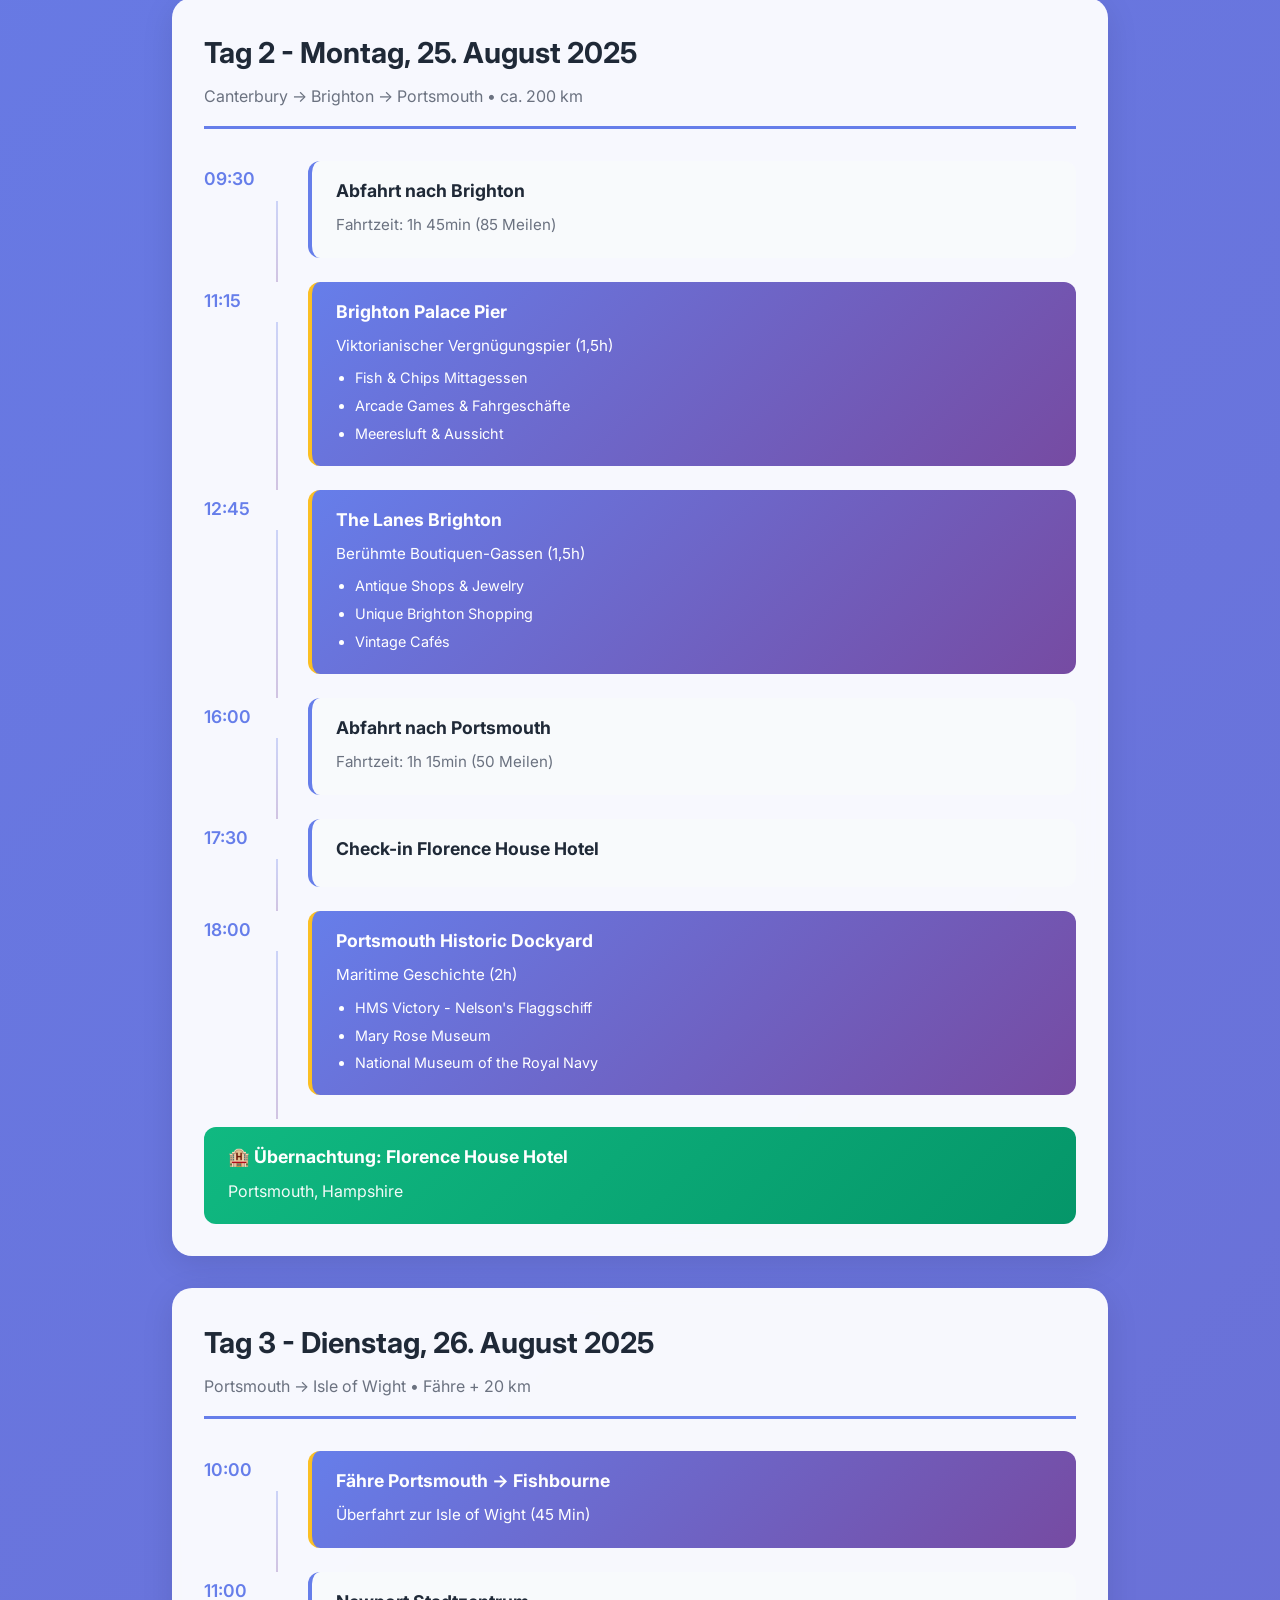
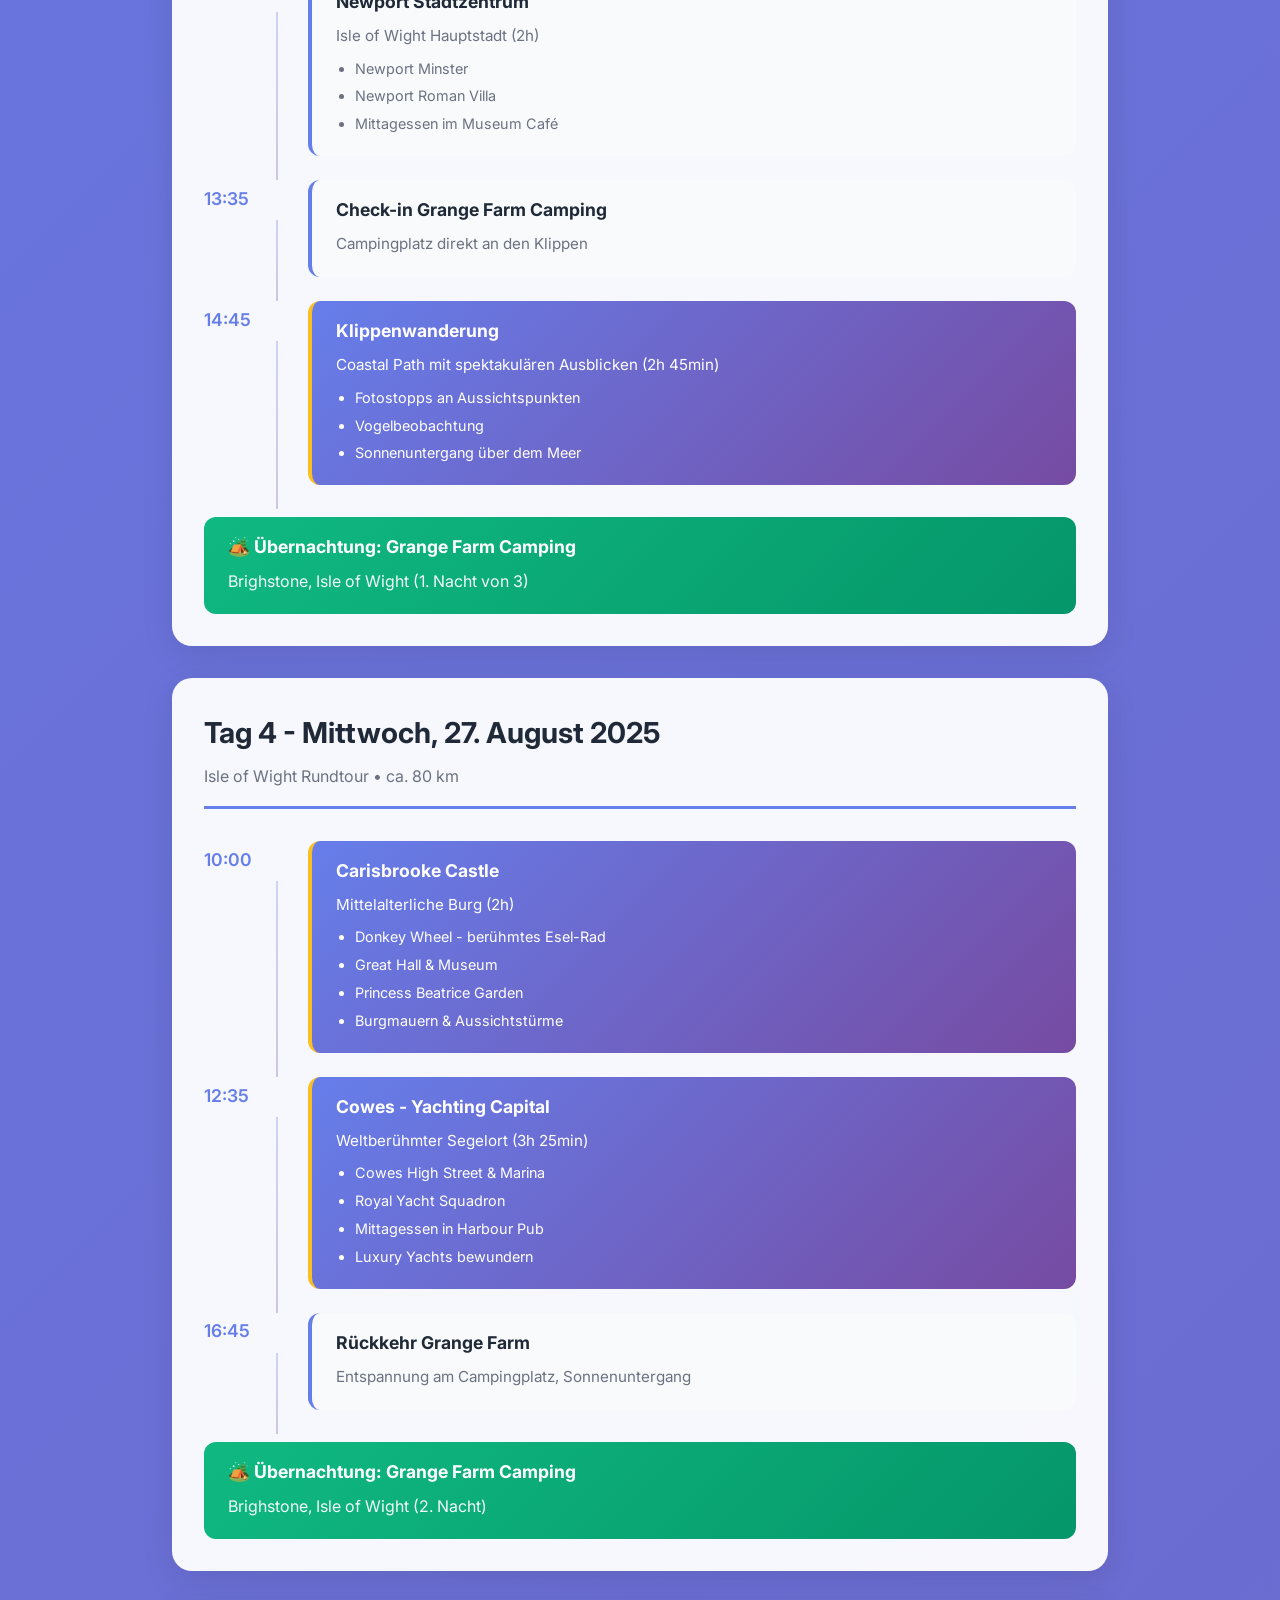
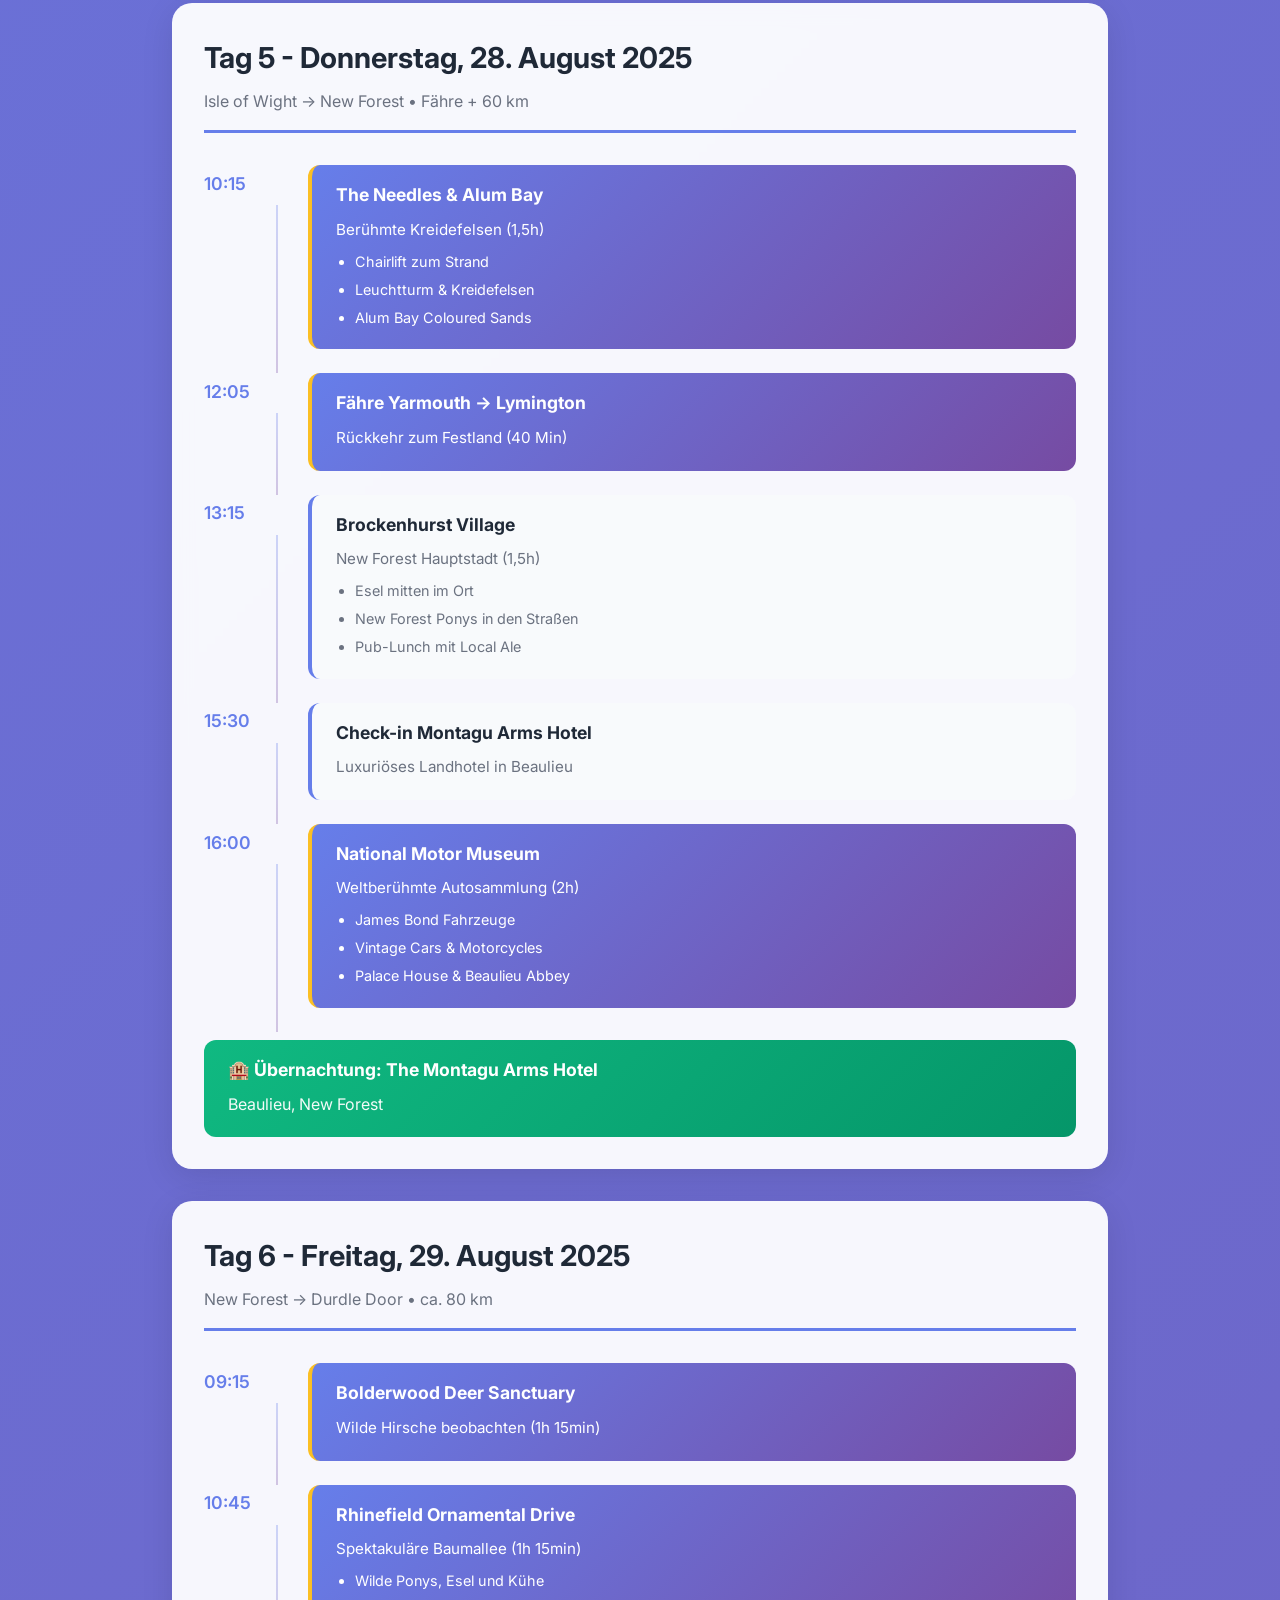
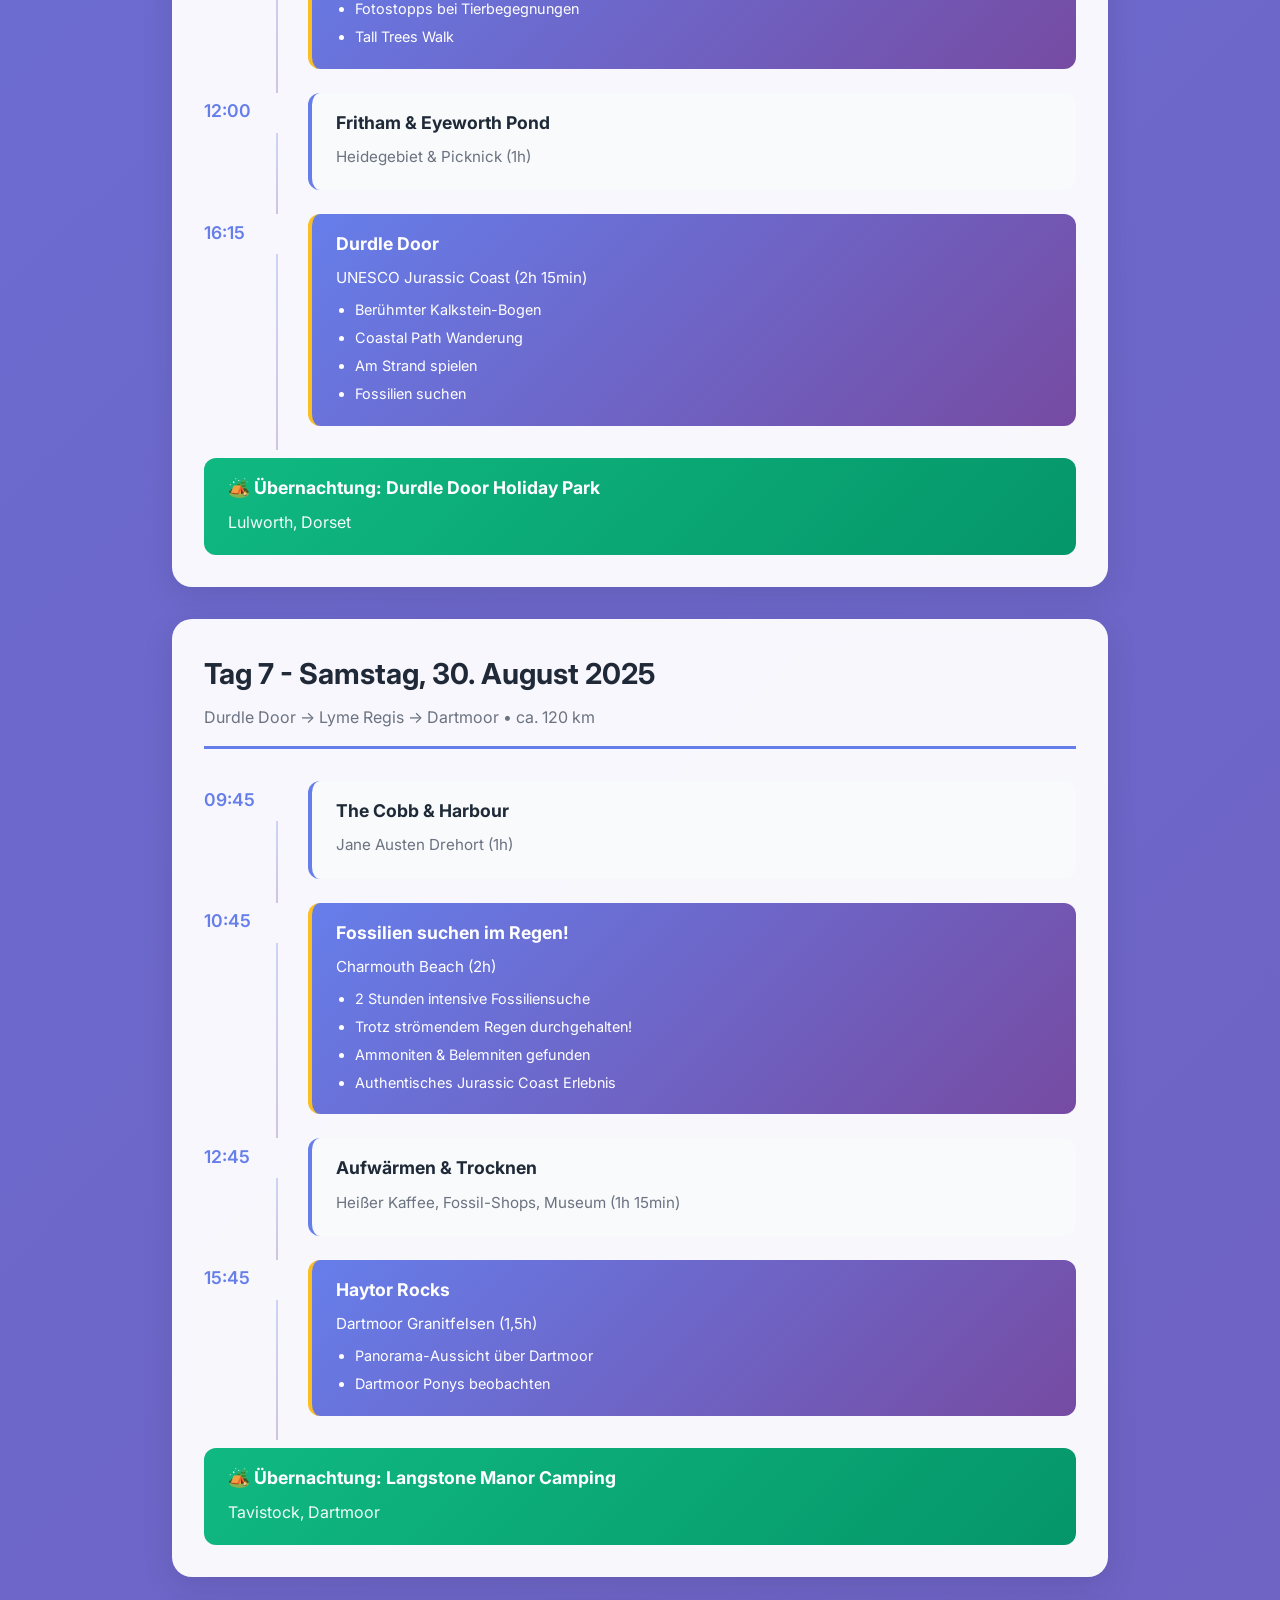
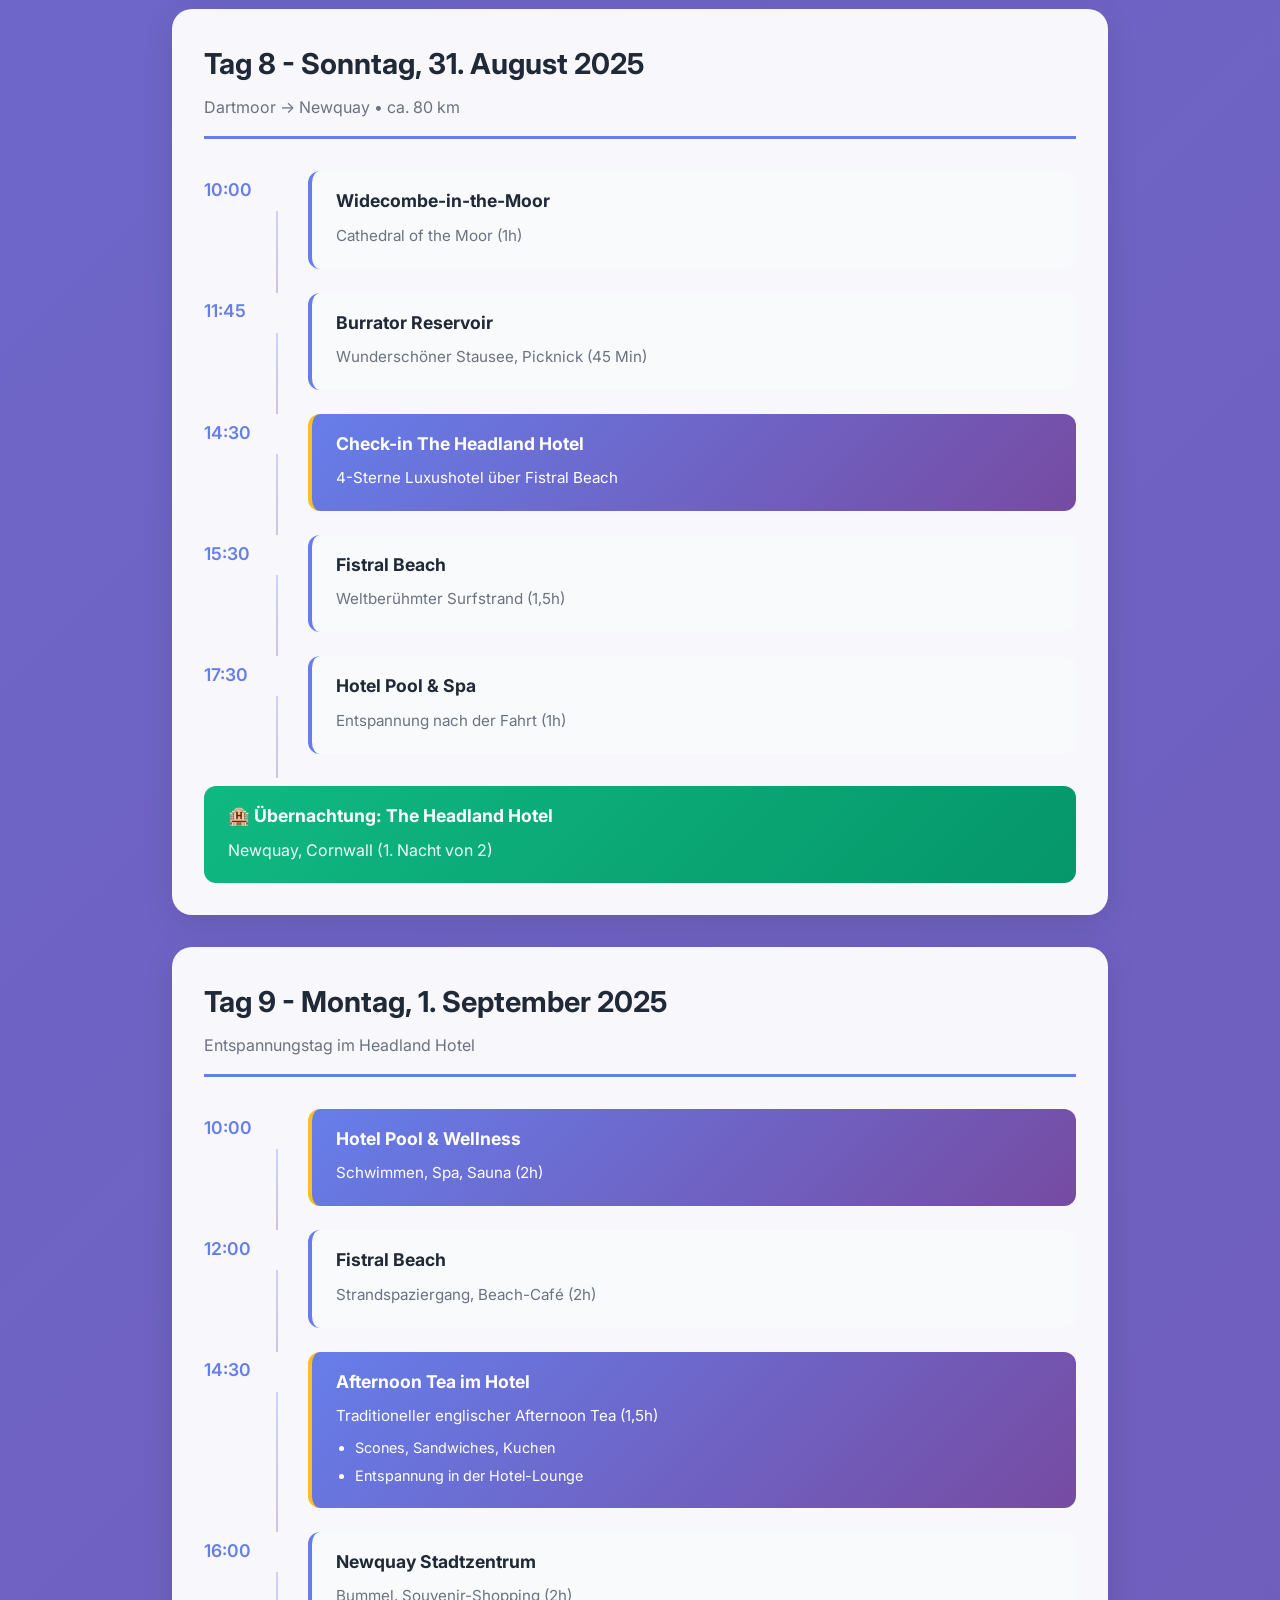
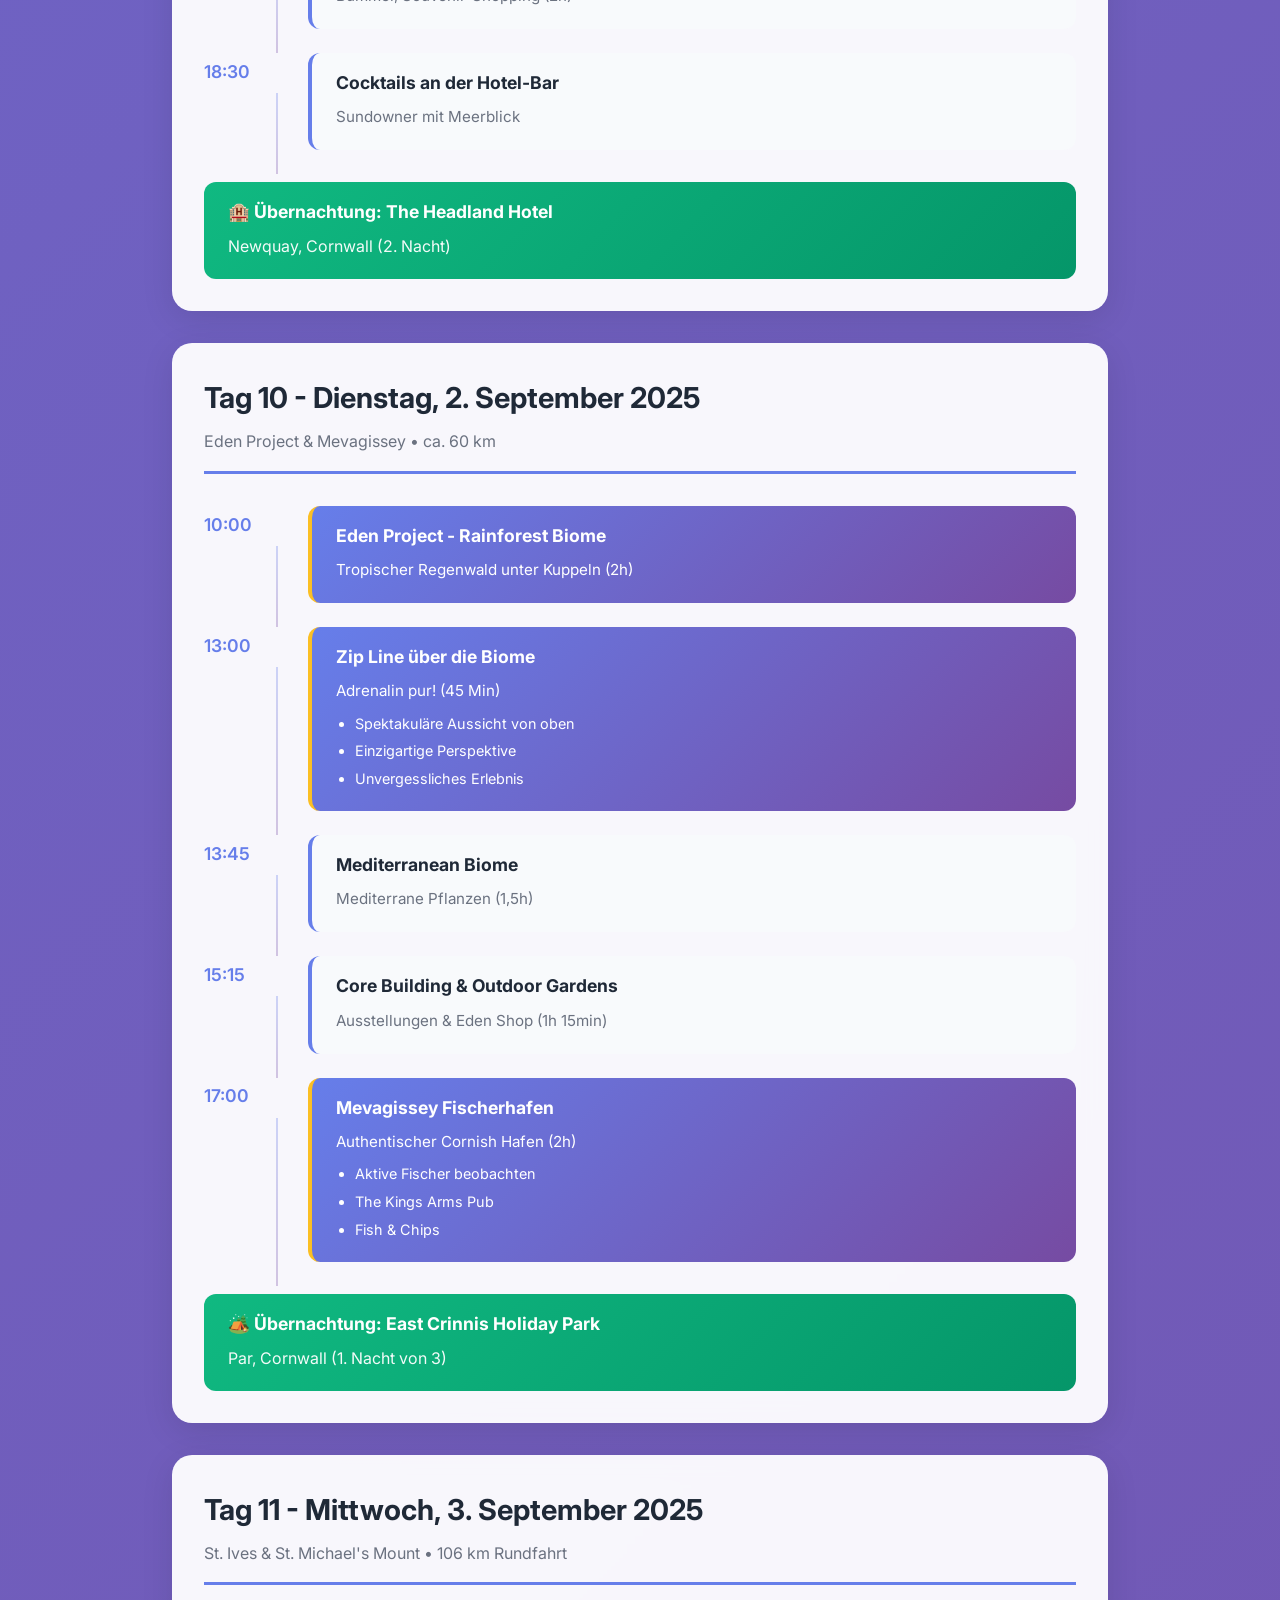
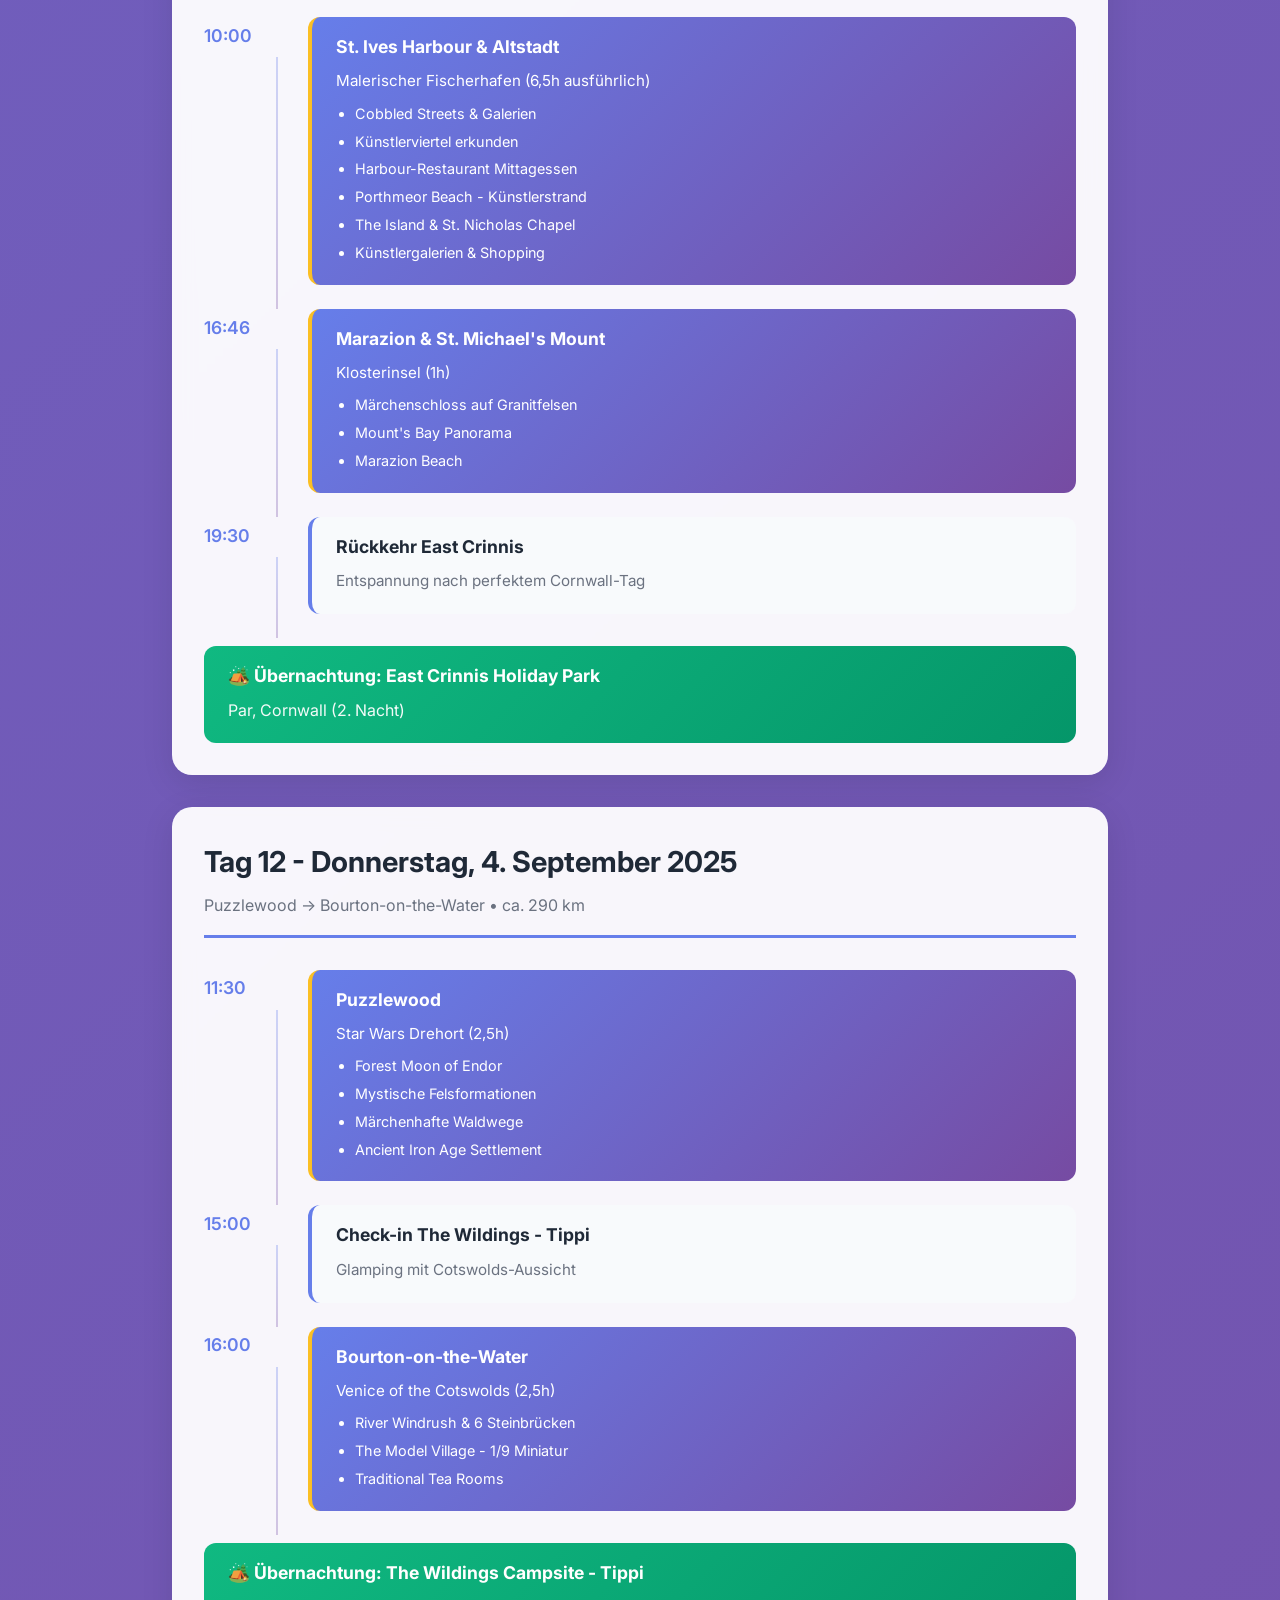
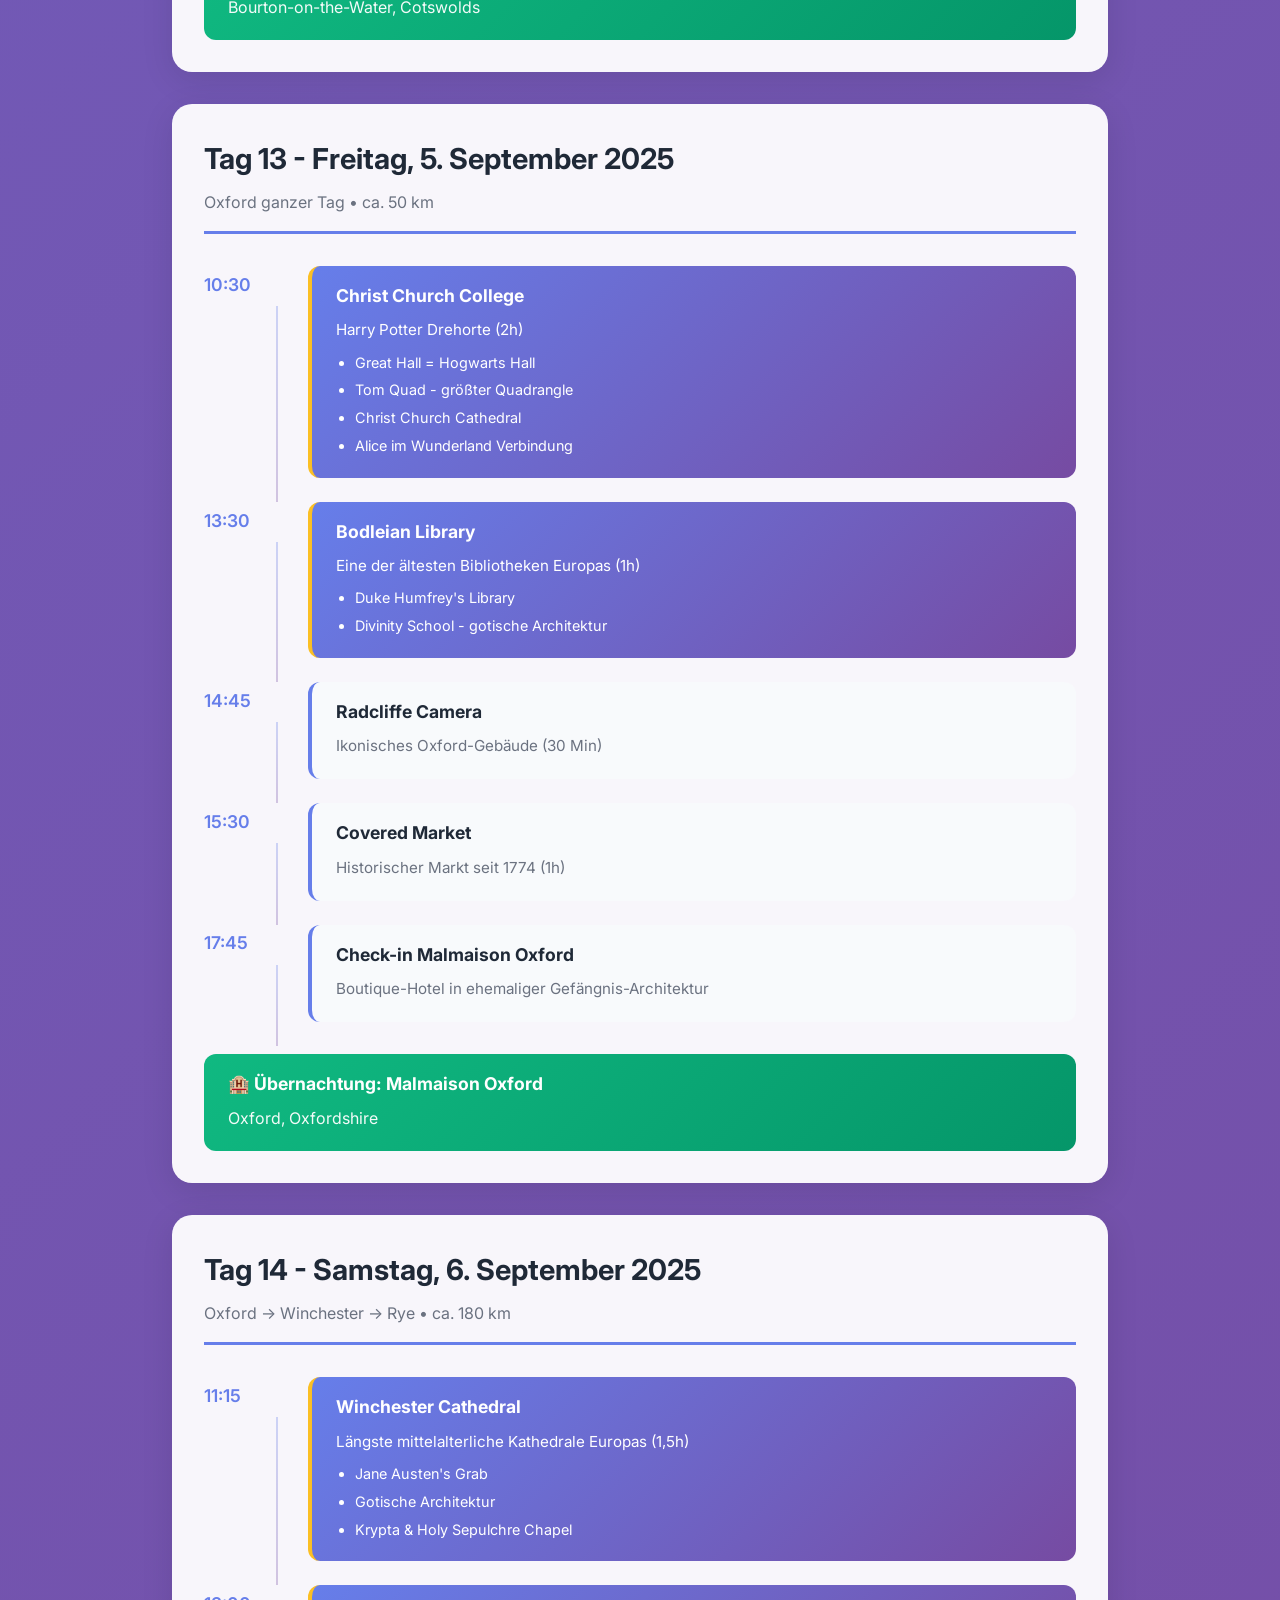
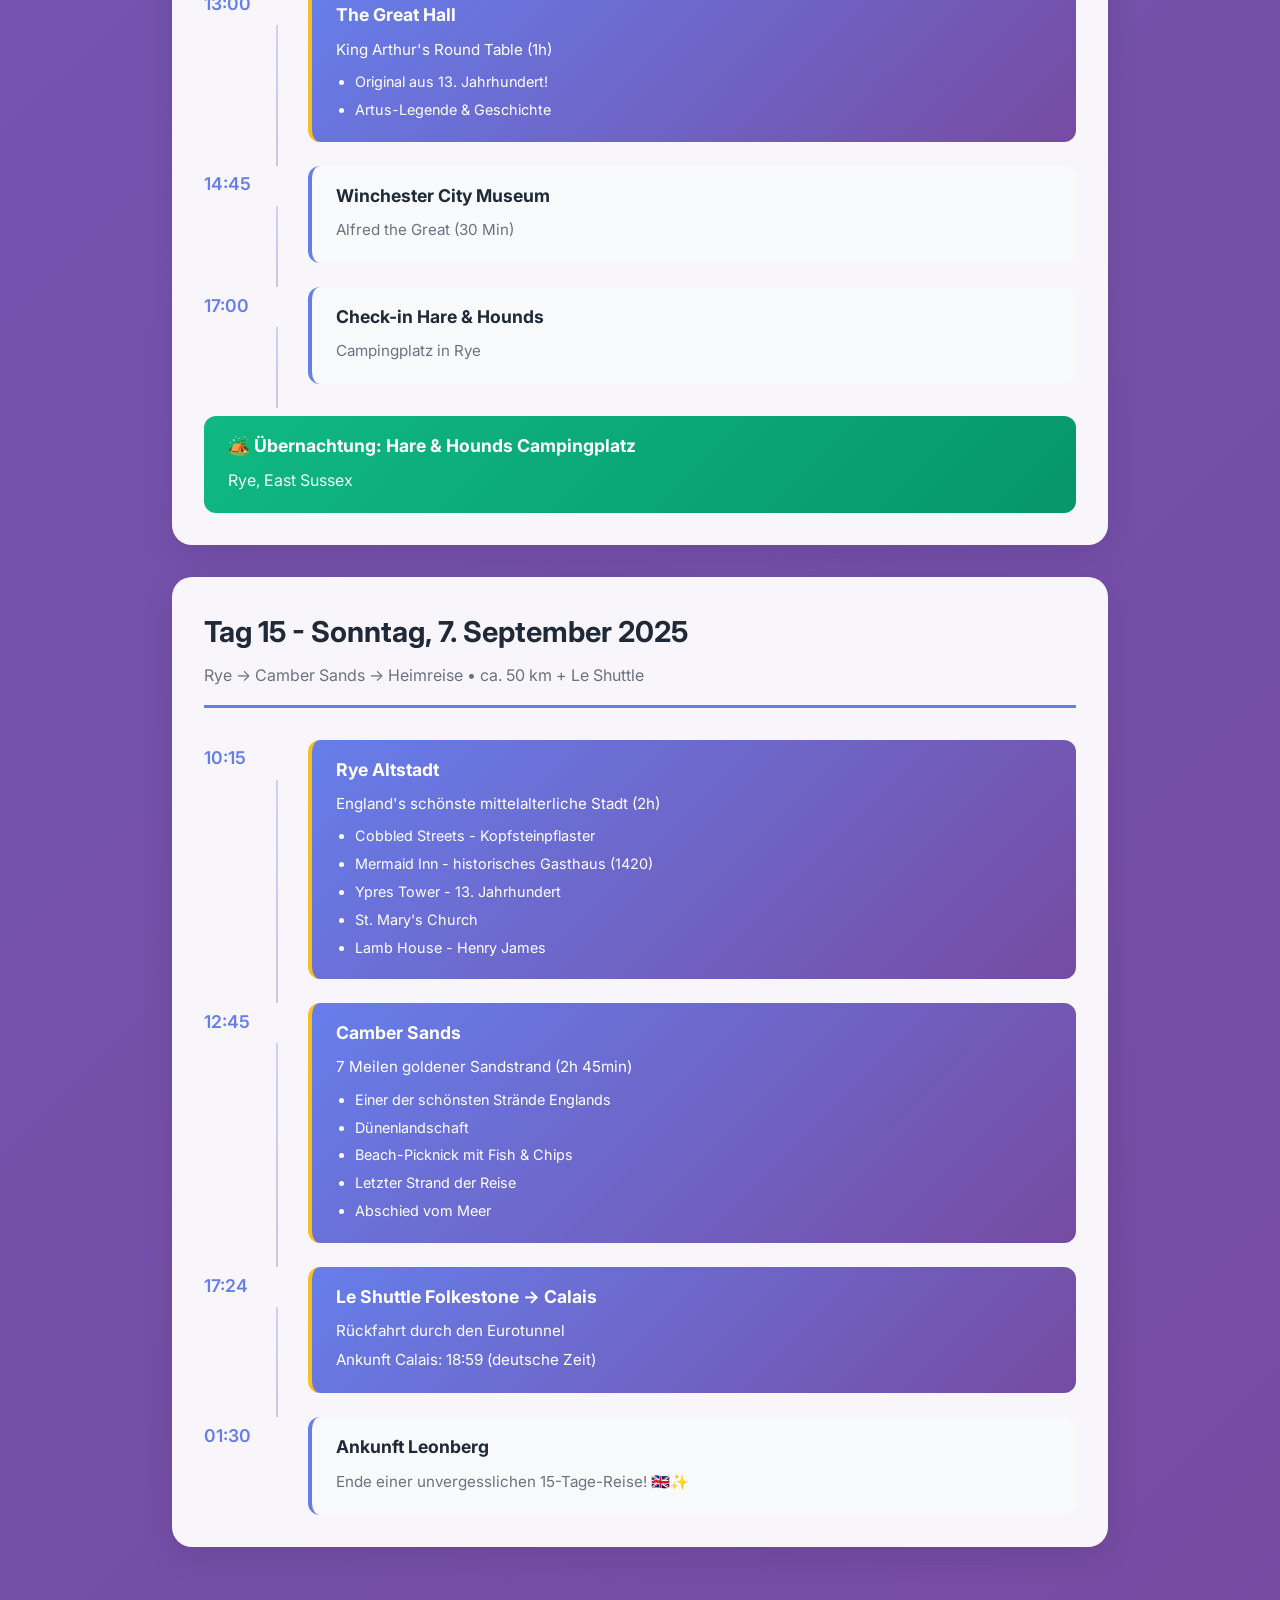
<file: public/urlaub/2025/EnglandBulli/detailliert.html>
<!DOCTYPE html>
<html lang="de">
<head>
    <meta charset="UTF-8">
    <meta name="viewport" content="width=device-width, initial-scale=1.0">
    <title>Detaillierter Zeitplan - 15 Tage Südengland</title>
    <link rel="stylesheet" href="styles.css">
    <link rel="preconnect" href="https://fonts.googleapis.com">
    <link rel="preconnect" href="https://fonts.gstatic.com" crossorigin>
    <link href="https://fonts.googleapis.com/css2?family=Inter:wght@300;400;500;600;700&display=swap" rel="stylesheet">
    <style>
        .timeline-container {
            max-width: 1000px;
            margin: 0 auto;
        }
        
        .day-timeline {
            background: rgba(255, 255, 255, 0.95);
            backdrop-filter: blur(10px);
            border-radius: 20px;
            padding: 2rem;
            margin-bottom: 2rem;
            box-shadow: 0 8px 32px rgba(0, 0, 0, 0.1);
        }
        
        .day-timeline-header {
            border-bottom: 3px solid #667eea;
            padding-bottom: 1rem;
            margin-bottom: 2rem;
        }
        
        .day-timeline-header h2 {
            margin: 0;
            color: #1f2937;
            font-size: 1.8rem;
        }
        
        .day-timeline-header p {
            margin: 0.5rem 0 0 0;
            color: #6b7280;
            font-size: 1rem;
        }
        
        .timeline-item {
            display: flex;
            gap: 1.5rem;
            margin-bottom: 1.5rem;
            position: relative;
        }
        
        .timeline-item:last-child {
            margin-bottom: 0;
        }
        
        .timeline-item::before {
            content: '';
            position: absolute;
            left: 4.5rem;
            top: 2.5rem;
            bottom: -1.5rem;
            width: 2px;
            background: linear-gradient(to bottom, #667eea, #764ba2);
            opacity: 0.3;
        }
        
        .timeline-item:last-child::before {
            display: none;
        }
        
        .timeline-time {
            min-width: 80px;
            font-weight: 600;
            color: #667eea;
            font-size: 1.1rem;
            padding-top: 0.3rem;
        }
        
        .timeline-content {
            flex: 1;
            background: #f8fafc;
            border-radius: 12px;
            padding: 1rem 1.5rem;
            border-left: 4px solid #667eea;
        }
        
        .timeline-content h4 {
            margin: 0 0 0.5rem 0;
            color: #1f2937;
            font-size: 1.1rem;
        }
        
        .timeline-content p {
            margin: 0.3rem 0;
            color: #6b7280;
            font-size: 0.95rem;
            line-height: 1.6;
        }
        
        .timeline-content ul {
            margin: 0.5rem 0 0 0;
            padding-left: 1.2rem;
            color: #6b7280;
        }
        
        .timeline-content li {
            margin: 0.3rem 0;
            font-size: 0.9rem;
        }
        
        .highlight-activity {
            background: linear-gradient(135deg, #667eea 0%, #764ba2 100%);
            color: white;
            border-left-color: #fbbf24;
        }
        
        .highlight-activity h4,
        .highlight-activity p,
        .highlight-activity li {
            color: white;
        }
        
        .accommodation-info {
            background: linear-gradient(135deg, #10b981 0%, #059669 100%);
            color: white;
            border-radius: 12px;
            padding: 1rem 1.5rem;
            margin-top: 2rem;
        }
        
        .accommodation-info h4 {
            margin: 0 0 0.5rem 0;
            font-size: 1.1rem;
        }
        
        .accommodation-info p {
            margin: 0.2rem 0;
            opacity: 0.95;
        }
        
        .stats-summary {
            background: linear-gradient(135deg, #667eea 0%, #764ba2 100%);
            color: white;
            border-radius: 20px;
            padding: 2rem;
            margin-bottom: 3rem;
            text-align: center;
        }
        
        .stats-grid {
            display: grid;
            grid-template-columns: repeat(auto-fit, minmax(150px, 1fr));
            gap: 1.5rem;
            margin-top: 1.5rem;
        }
        
        .stat-box {
            background: rgba(255, 255, 255, 0.2);
            padding: 1.5rem;
            border-radius: 15px;
        }
        
        .stat-box .number {
            font-size: 2rem;
            font-weight: 700;
            display: block;
            margin-bottom: 0.5rem;
        }
        
        .stat-box .label {
            font-size: 0.95rem;
            opacity: 0.95;
        }
    </style>
</head>
<body>
    <header class="header">
        <div class="container">
            <h1 class="title">⏰ Minutiöser Zeitplan</h1>
            <p class="subtitle">Detaillierte Uhrzeiten für alle 15 Tage</p>
        </div>
    </header>

    <nav class="navigation">
        <div class="container">
            <ul class="nav-list">
                <li><a href="index.html" class="nav-link">Übersicht</a></li>
                <li><a href="tagesplan.html" class="nav-link">Tagesplan</a></li>
                <li><a href="detailliert.html" class="nav-link active">Detailliert</a></li>
                <li><a href="buchungen.html" class="nav-link">Buchungen</a></li>
                <li><a href="karte.html" class="nav-link">Karte</a></li>
            </ul>
        </div>
    </nav>

    <main class="main">
        <div class="container timeline-container">
            
            <div class="stats-summary">
                <h2>📊 Gesamtstatistik - 15 Tage England</h2>
                <div class="stats-grid">
                    <div class="stat-box">
                        <span class="number">187</span>
                        <span class="label">Zeitpunkte</span>
                    </div>
                    <div class="stat-box">
                        <span class="number">87h</span>
                        <span class="label">Besichtigungszeit</span>
                    </div>
                    <div class="stat-box">
                        <span class="number">35h</span>
                        <span class="label">Fahrzeit</span>
                    </div>
                    <div class="stat-box">
                        <span class="number">1200km</span>
                        <span class="label">Gesamtstrecke</span>
                    </div>
                </div>
            </div>
            
            <!-- Tag 1 -->
            <div class="day-timeline">
                <div class="day-timeline-header">
                    <h2>Tag 1 - Sonntag, 24. August 2025</h2>
                    <p>Anreise & Canterbury • ca. 750 km</p>
                </div>
                
                <div class="timeline-item">
                    <div class="timeline-time">03:00</div>
                    <div class="timeline-content">
                        <h4>Abfahrt Leonberg</h4>
                        <p>Start der großen England-Reise!</p>
                    </div>
                </div>
                
                <div class="timeline-item">
                    <div class="timeline-time">11:50</div>
                    <div class="timeline-content highlight-activity">
                        <h4>DFDS-Fähre Calais → Dover</h4>
                        <p>Überfahrt über den Ärmelkanal (40 Min)</p>
                        <p>Ankunft Dover: 12:30 GMT</p>
                    </div>
                </div>
                
                <div class="timeline-item">
                    <div class="timeline-time">13:15</div>
                    <div class="timeline-content highlight-activity">
                        <h4>Canterbury Cathedral</h4>
                        <p>UNESCO-Weltkulturerbe (4h 15min)</p>
                        <ul>
                            <li>Thomas Becket Shrine</li>
                            <li>Krypta & Kirchenschiff</li>
                            <li>Audio-Guide (deutsch)</li>
                            <li>Canterbury Altstadt erkunden</li>
                        </ul>
                    </div>
                </div>
                
                <div class="timeline-item">
                    <div class="timeline-time">18:00</div>
                    <div class="timeline-content">
                        <h4>Check-in Coxhill Camping</h4>
                        <p>Campingplatz einrichten, Abendessen, Entspannung</p>
                    </div>
                </div>
                
                <div class="accommodation-info">
                    <h4>🏕️ Übernachtung: Coxhill Camping</h4>
                    <p>Shepherdswell, Dover, Kent</p>
                </div>
            </div>

            <!-- Tag 2 -->
            <div class="day-timeline">
                <div class="day-timeline-header">
                    <h2>Tag 2 - Montag, 25. August 2025</h2>
                    <p>Canterbury → Brighton → Portsmouth • ca. 200 km</p>
                </div>
                
                <div class="timeline-item">
                    <div class="timeline-time">09:30</div>
                    <div class="timeline-content">
                        <h4>Abfahrt nach Brighton</h4>
                        <p>Fahrtzeit: 1h 45min (85 Meilen)</p>
                    </div>
                </div>
                
                <div class="timeline-item">
                    <div class="timeline-time">11:15</div>
                    <div class="timeline-content highlight-activity">
                        <h4>Brighton Palace Pier</h4>
                        <p>Viktorianischer Vergnügungspier (1,5h)</p>
                        <ul>
                            <li>Fish & Chips Mittagessen</li>
                            <li>Arcade Games & Fahrgeschäfte</li>
                            <li>Meeresluft & Aussicht</li>
                        </ul>
                    </div>
                </div>
                
                <div class="timeline-item">
                    <div class="timeline-time">12:45</div>
                    <div class="timeline-content highlight-activity">
                        <h4>The Lanes Brighton</h4>
                        <p>Berühmte Boutiquen-Gassen (1,5h)</p>
                        <ul>
                            <li>Antique Shops & Jewelry</li>
                            <li>Unique Brighton Shopping</li>
                            <li>Vintage Cafés</li>
                        </ul>
                    </div>
                </div>
                
                <div class="timeline-item">
                    <div class="timeline-time">16:00</div>
                    <div class="timeline-content">
                        <h4>Abfahrt nach Portsmouth</h4>
                        <p>Fahrtzeit: 1h 15min (50 Meilen)</p>
                    </div>
                </div>
                
                <div class="timeline-item">
                    <div class="timeline-time">17:30</div>
                    <div class="timeline-content">
                        <h4>Check-in Florence House Hotel</h4>
                    </div>
                </div>
                
                <div class="timeline-item">
                    <div class="timeline-time">18:00</div>
                    <div class="timeline-content highlight-activity">
                        <h4>Portsmouth Historic Dockyard</h4>
                        <p>Maritime Geschichte (2h)</p>
                        <ul>
                            <li>HMS Victory - Nelson's Flaggschiff</li>
                            <li>Mary Rose Museum</li>
                            <li>National Museum of the Royal Navy</li>
                        </ul>
                    </div>
                </div>
                
                <div class="accommodation-info">
                    <h4>🏨 Übernachtung: Florence House Hotel</h4>
                    <p>Portsmouth, Hampshire</p>
                </div>
            </div>

            <!-- Tag 3 -->
            <div class="day-timeline">
                <div class="day-timeline-header">
                    <h2>Tag 3 - Dienstag, 26. August 2025</h2>
                    <p>Portsmouth → Isle of Wight • Fähre + 20 km</p>
                </div>
                
                <div class="timeline-item">
                    <div class="timeline-time">10:00</div>
                    <div class="timeline-content highlight-activity">
                        <h4>Fähre Portsmouth → Fishbourne</h4>
                        <p>Überfahrt zur Isle of Wight (45 Min)</p>
                    </div>
                </div>
                
                <div class="timeline-item">
                    <div class="timeline-time">11:00</div>
                    <div class="timeline-content">
                        <h4>Newport Stadtzentrum</h4>
                        <p>Isle of Wight Hauptstadt (2h)</p>
                        <ul>
                            <li>Newport Minster</li>
                            <li>Newport Roman Villa</li>
                            <li>Mittagessen im Museum Café</li>
                        </ul>
                    </div>
                </div>
                
                <div class="timeline-item">
                    <div class="timeline-time">13:35</div>
                    <div class="timeline-content">
                        <h4>Check-in Grange Farm Camping</h4>
                        <p>Campingplatz direkt an den Klippen</p>
                    </div>
                </div>
                
                <div class="timeline-item">
                    <div class="timeline-time">14:45</div>
                    <div class="timeline-content highlight-activity">
                        <h4>Klippenwanderung</h4>
                        <p>Coastal Path mit spektakulären Ausblicken (2h 45min)</p>
                        <ul>
                            <li>Fotostopps an Aussichtspunkten</li>
                            <li>Vogelbeobachtung</li>
                            <li>Sonnenuntergang über dem Meer</li>
                        </ul>
                    </div>
                </div>
                
                <div class="accommodation-info">
                    <h4>🏕️ Übernachtung: Grange Farm Camping</h4>
                    <p>Brighstone, Isle of Wight (1. Nacht von 3)</p>
                </div>
            </div>

            <!-- Tag 4 -->
            <div class="day-timeline">
                <div class="day-timeline-header">
                    <h2>Tag 4 - Mittwoch, 27. August 2025</h2>
                    <p>Isle of Wight Rundtour • ca. 80 km</p>
                </div>
                
                <div class="timeline-item">
                    <div class="timeline-time">10:00</div>
                    <div class="timeline-content highlight-activity">
                        <h4>Carisbrooke Castle</h4>
                        <p>Mittelalterliche Burg (2h)</p>
                        <ul>
                            <li>Donkey Wheel - berühmtes Esel-Rad</li>
                            <li>Great Hall & Museum</li>
                            <li>Princess Beatrice Garden</li>
                            <li>Burgmauern & Aussichtstürme</li>
                        </ul>
                    </div>
                </div>
                
                <div class="timeline-item">
                    <div class="timeline-time">12:35</div>
                    <div class="timeline-content highlight-activity">
                        <h4>Cowes - Yachting Capital</h4>
                        <p>Weltberühmter Segelort (3h 25min)</p>
                        <ul>
                            <li>Cowes High Street & Marina</li>
                            <li>Royal Yacht Squadron</li>
                            <li>Mittagessen in Harbour Pub</li>
                            <li>Luxury Yachts bewundern</li>
                        </ul>
                    </div>
                </div>
                
                <div class="timeline-item">
                    <div class="timeline-time">16:45</div>
                    <div class="timeline-content">
                        <h4>Rückkehr Grange Farm</h4>
                        <p>Entspannung am Campingplatz, Sonnenuntergang</p>
                    </div>
                </div>
                
                <div class="accommodation-info">
                    <h4>🏕️ Übernachtung: Grange Farm Camping</h4>
                    <p>Brighstone, Isle of Wight (2. Nacht)</p>
                </div>
            </div>

            <!-- Tag 5 -->
            <div class="day-timeline">
                <div class="day-timeline-header">
                    <h2>Tag 5 - Donnerstag, 28. August 2025</h2>
                    <p>Isle of Wight → New Forest • Fähre + 60 km</p>
                </div>
                
                <div class="timeline-item">
                    <div class="timeline-time">10:15</div>
                    <div class="timeline-content highlight-activity">
                        <h4>The Needles & Alum Bay</h4>
                        <p>Berühmte Kreidefelsen (1,5h)</p>
                        <ul>
                            <li>Chairlift zum Strand</li>
                            <li>Leuchtturm & Kreidefelsen</li>
                            <li>Alum Bay Coloured Sands</li>
                        </ul>
                    </div>
                </div>
                
                <div class="timeline-item">
                    <div class="timeline-time">12:05</div>
                    <div class="timeline-content highlight-activity">
                        <h4>Fähre Yarmouth → Lymington</h4>
                        <p>Rückkehr zum Festland (40 Min)</p>
                    </div>
                </div>
                
                <div class="timeline-item">
                    <div class="timeline-time">13:15</div>
                    <div class="timeline-content">
                        <h4>Brockenhurst Village</h4>
                        <p>New Forest Hauptstadt (1,5h)</p>
                        <ul>
                            <li>Esel mitten im Ort</li>
                            <li>New Forest Ponys in den Straßen</li>
                            <li>Pub-Lunch mit Local Ale</li>
                        </ul>
                    </div>
                </div>
                
                <div class="timeline-item">
                    <div class="timeline-time">15:30</div>
                    <div class="timeline-content">
                        <h4>Check-in Montagu Arms Hotel</h4>
                        <p>Luxuriöses Landhotel in Beaulieu</p>
                    </div>
                </div>
                
                <div class="timeline-item">
                    <div class="timeline-time">16:00</div>
                    <div class="timeline-content highlight-activity">
                        <h4>National Motor Museum</h4>
                        <p>Weltberühmte Autosammlung (2h)</p>
                        <ul>
                            <li>James Bond Fahrzeuge</li>
                            <li>Vintage Cars & Motorcycles</li>
                            <li>Palace House & Beaulieu Abbey</li>
                        </ul>
                    </div>
                </div>
                
                <div class="accommodation-info">
                    <h4>🏨 Übernachtung: The Montagu Arms Hotel</h4>
                    <p>Beaulieu, New Forest</p>
                </div>
            </div>

            <!-- Tag 6 -->
            <div class="day-timeline">
                <div class="day-timeline-header">
                    <h2>Tag 6 - Freitag, 29. August 2025</h2>
                    <p>New Forest → Durdle Door • ca. 80 km</p>
                </div>
                
                <div class="timeline-item">
                    <div class="timeline-time">09:15</div>
                    <div class="timeline-content highlight-activity">
                        <h4>Bolderwood Deer Sanctuary</h4>
                        <p>Wilde Hirsche beobachten (1h 15min)</p>
                    </div>
                </div>
                
                <div class="timeline-item">
                    <div class="timeline-time">10:45</div>
                    <div class="timeline-content highlight-activity">
                        <h4>Rhinefield Ornamental Drive</h4>
                        <p>Spektakuläre Baumallee (1h 15min)</p>
                        <ul>
                            <li>Wilde Ponys, Esel und Kühe</li>
                            <li>Fotostopps bei Tierbegegnungen</li>
                            <li>Tall Trees Walk</li>
                        </ul>
                    </div>
                </div>
                
                <div class="timeline-item">
                    <div class="timeline-time">12:00</div>
                    <div class="timeline-content">
                        <h4>Fritham & Eyeworth Pond</h4>
                        <p>Heidegebiet & Picknick (1h)</p>
                    </div>
                </div>
                
                <div class="timeline-item">
                    <div class="timeline-time">16:15</div>
                    <div class="timeline-content highlight-activity">
                        <h4>Durdle Door</h4>
                        <p>UNESCO Jurassic Coast (2h 15min)</p>
                        <ul>
                            <li>Berühmter Kalkstein-Bogen</li>
                            <li>Coastal Path Wanderung</li>
                            <li>Am Strand spielen</li>
                            <li>Fossilien suchen</li>
                        </ul>
                    </div>
                </div>
                
                <div class="accommodation-info">
                    <h4>🏕️ Übernachtung: Durdle Door Holiday Park</h4>
                    <p>Lulworth, Dorset</p>
                </div>
            </div>

            <!-- Tag 7 -->
            <div class="day-timeline">
                <div class="day-timeline-header">
                    <h2>Tag 7 - Samstag, 30. August 2025</h2>
                    <p>Durdle Door → Lyme Regis → Dartmoor • ca. 120 km</p>
                </div>
                
                <div class="timeline-item">
                    <div class="timeline-time">09:45</div>
                    <div class="timeline-content">
                        <h4>The Cobb & Harbour</h4>
                        <p>Jane Austen Drehort (1h)</p>
                    </div>
                </div>
                
                <div class="timeline-item">
                    <div class="timeline-time">10:45</div>
                    <div class="timeline-content highlight-activity">
                        <h4>Fossilien suchen im Regen!</h4>
                        <p>Charmouth Beach (2h)</p>
                        <ul>
                            <li>2 Stunden intensive Fossiliensuche</li>
                            <li>Trotz strömendem Regen durchgehalten!</li>
                            <li>Ammoniten & Belemniten gefunden</li>
                            <li>Authentisches Jurassic Coast Erlebnis</li>
                        </ul>
                    </div>
                </div>
                
                <div class="timeline-item">
                    <div class="timeline-time">12:45</div>
                    <div class="timeline-content">
                        <h4>Aufwärmen & Trocknen</h4>
                        <p>Heißer Kaffee, Fossil-Shops, Museum (1h 15min)</p>
                    </div>
                </div>
                
                <div class="timeline-item">
                    <div class="timeline-time">15:45</div>
                    <div class="timeline-content highlight-activity">
                        <h4>Haytor Rocks</h4>
                        <p>Dartmoor Granitfelsen (1,5h)</p>
                        <ul>
                            <li>Panorama-Aussicht über Dartmoor</li>
                            <li>Dartmoor Ponys beobachten</li>
                        </ul>
                    </div>
                </div>
                
                <div class="accommodation-info">
                    <h4>🏕️ Übernachtung: Langstone Manor Camping</h4>
                    <p>Tavistock, Dartmoor</p>
                </div>
            </div>

            <!-- Tag 8 -->
            <div class="day-timeline">
                <div class="day-timeline-header">
                    <h2>Tag 8 - Sonntag, 31. August 2025</h2>
                    <p>Dartmoor → Newquay • ca. 80 km</p>
                </div>
                
                <div class="timeline-item">
                    <div class="timeline-time">10:00</div>
                    <div class="timeline-content">
                        <h4>Widecombe-in-the-Moor</h4>
                        <p>Cathedral of the Moor (1h)</p>
                    </div>
                </div>
                
                <div class="timeline-item">
                    <div class="timeline-time">11:45</div>
                    <div class="timeline-content">
                        <h4>Burrator Reservoir</h4>
                        <p>Wunderschöner Stausee, Picknick (45 Min)</p>
                    </div>
                </div>
                
                <div class="timeline-item">
                    <div class="timeline-time">14:30</div>
                    <div class="timeline-content highlight-activity">
                        <h4>Check-in The Headland Hotel</h4>
                        <p>4-Sterne Luxushotel über Fistral Beach</p>
                    </div>
                </div>
                
                <div class="timeline-item">
                    <div class="timeline-time">15:30</div>
                    <div class="timeline-content">
                        <h4>Fistral Beach</h4>
                        <p>Weltberühmter Surfstrand (1,5h)</p>
                    </div>
                </div>
                
                <div class="timeline-item">
                    <div class="timeline-time">17:30</div>
                    <div class="timeline-content">
                        <h4>Hotel Pool & Spa</h4>
                        <p>Entspannung nach der Fahrt (1h)</p>
                    </div>
                </div>
                
                <div class="accommodation-info">
                    <h4>🏨 Übernachtung: The Headland Hotel</h4>
                    <p>Newquay, Cornwall (1. Nacht von 2)</p>
                </div>
            </div>

            <!-- Tag 9 -->
            <div class="day-timeline">
                <div class="day-timeline-header">
                    <h2>Tag 9 - Montag, 1. September 2025</h2>
                    <p>Entspannungstag im Headland Hotel</p>
                </div>
                
                <div class="timeline-item">
                    <div class="timeline-time">10:00</div>
                    <div class="timeline-content highlight-activity">
                        <h4>Hotel Pool & Wellness</h4>
                        <p>Schwimmen, Spa, Sauna (2h)</p>
                    </div>
                </div>
                
                <div class="timeline-item">
                    <div class="timeline-time">12:00</div>
                    <div class="timeline-content">
                        <h4>Fistral Beach</h4>
                        <p>Strandspaziergang, Beach-Café (2h)</p>
                    </div>
                </div>
                
                <div class="timeline-item">
                    <div class="timeline-time">14:30</div>
                    <div class="timeline-content highlight-activity">
                        <h4>Afternoon Tea im Hotel</h4>
                        <p>Traditioneller englischer Afternoon Tea (1,5h)</p>
                        <ul>
                            <li>Scones, Sandwiches, Kuchen</li>
                            <li>Entspannung in der Hotel-Lounge</li>
                        </ul>
                    </div>
                </div>
                
                <div class="timeline-item">
                    <div class="timeline-time">16:00</div>
                    <div class="timeline-content">
                        <h4>Newquay Stadtzentrum</h4>
                        <p>Bummel, Souvenir-Shopping (2h)</p>
                    </div>
                </div>
                
                <div class="timeline-item">
                    <div class="timeline-time">18:30</div>
                    <div class="timeline-content">
                        <h4>Cocktails an der Hotel-Bar</h4>
                        <p>Sundowner mit Meerblick</p>
                    </div>
                </div>
                
                <div class="accommodation-info">
                    <h4>🏨 Übernachtung: The Headland Hotel</h4>
                    <p>Newquay, Cornwall (2. Nacht)</p>
                </div>
            </div>

            <!-- Tag 10 -->
            <div class="day-timeline">
                <div class="day-timeline-header">
                    <h2>Tag 10 - Dienstag, 2. September 2025</h2>
                    <p>Eden Project & Mevagissey • ca. 60 km</p>
                </div>
                
                <div class="timeline-item">
                    <div class="timeline-time">10:00</div>
                    <div class="timeline-content highlight-activity">
                        <h4>Eden Project - Rainforest Biome</h4>
                        <p>Tropischer Regenwald unter Kuppeln (2h)</p>
                    </div>
                </div>
                
                <div class="timeline-item">
                    <div class="timeline-time">13:00</div>
                    <div class="timeline-content highlight-activity">
                        <h4>Zip Line über die Biome</h4>
                        <p>Adrenalin pur! (45 Min)</p>
                        <ul>
                            <li>Spektakuläre Aussicht von oben</li>
                            <li>Einzigartige Perspektive</li>
                            <li>Unvergessliches Erlebnis</li>
                        </ul>
                    </div>
                </div>
                
                <div class="timeline-item">
                    <div class="timeline-time">13:45</div>
                    <div class="timeline-content">
                        <h4>Mediterranean Biome</h4>
                        <p>Mediterrane Pflanzen (1,5h)</p>
                    </div>
                </div>
                
                <div class="timeline-item">
                    <div class="timeline-time">15:15</div>
                    <div class="timeline-content">
                        <h4>Core Building & Outdoor Gardens</h4>
                        <p>Ausstellungen & Eden Shop (1h 15min)</p>
                    </div>
                </div>
                
                <div class="timeline-item">
                    <div class="timeline-time">17:00</div>
                    <div class="timeline-content highlight-activity">
                        <h4>Mevagissey Fischerhafen</h4>
                        <p>Authentischer Cornish Hafen (2h)</p>
                        <ul>
                            <li>Aktive Fischer beobachten</li>
                            <li>The Kings Arms Pub</li>
                            <li>Fish & Chips</li>
                        </ul>
                    </div>
                </div>
                
                <div class="accommodation-info">
                    <h4>🏕️ Übernachtung: East Crinnis Holiday Park</h4>
                    <p>Par, Cornwall (1. Nacht von 3)</p>
                </div>
            </div>

            <!-- Tag 11 -->
            <div class="day-timeline">
                <div class="day-timeline-header">
                    <h2>Tag 11 - Mittwoch, 3. September 2025</h2>
                    <p>St. Ives & St. Michael's Mount • 106 km Rundfahrt</p>
                </div>
                
                <div class="timeline-item">
                    <div class="timeline-time">10:00</div>
                    <div class="timeline-content highlight-activity">
                        <h4>St. Ives Harbour & Altstadt</h4>
                        <p>Malerischer Fischerhafen (6,5h ausführlich)</p>
                        <ul>
                            <li>Cobbled Streets & Galerien</li>
                            <li>Künstlerviertel erkunden</li>
                            <li>Harbour-Restaurant Mittagessen</li>
                            <li>Porthmeor Beach - Künstlerstrand</li>
                            <li>The Island & St. Nicholas Chapel</li>
                            <li>Künstlergalerien & Shopping</li>
                        </ul>
                    </div>
                </div>
                
                <div class="timeline-item">
                    <div class="timeline-time">16:46</div>
                    <div class="timeline-content highlight-activity">
                        <h4>Marazion & St. Michael's Mount</h4>
                        <p>Klosterinsel (1h)</p>
                        <ul>
                            <li>Märchenschloss auf Granitfelsen</li>
                            <li>Mount's Bay Panorama</li>
                            <li>Marazion Beach</li>
                        </ul>
                    </div>
                </div>
                
                <div class="timeline-item">
                    <div class="timeline-time">19:30</div>
                    <div class="timeline-content">
                        <h4>Rückkehr East Crinnis</h4>
                        <p>Entspannung nach perfektem Cornwall-Tag</p>
                    </div>
                </div>
                
                <div class="accommodation-info">
                    <h4>🏕️ Übernachtung: East Crinnis Holiday Park</h4>
                    <p>Par, Cornwall (2. Nacht)</p>
                </div>
            </div>

            <!-- Tag 12 -->
            <div class="day-timeline">
                <div class="day-timeline-header">
                    <h2>Tag 12 - Donnerstag, 4. September 2025</h2>
                    <p>Puzzlewood → Bourton-on-the-Water • ca. 290 km</p>
                </div>
                
                <div class="timeline-item">
                    <div class="timeline-time">11:30</div>
                    <div class="timeline-content highlight-activity">
                        <h4>Puzzlewood</h4>
                        <p>Star Wars Drehort (2,5h)</p>
                        <ul>
                            <li>Forest Moon of Endor</li>
                            <li>Mystische Felsformationen</li>
                            <li>Märchenhafte Waldwege</li>
                            <li>Ancient Iron Age Settlement</li>
                        </ul>
                    </div>
                </div>
                
                <div class="timeline-item">
                    <div class="timeline-time">15:00</div>
                    <div class="timeline-content">
                        <h4>Check-in The Wildings - Tippi</h4>
                        <p>Glamping mit Cotswolds-Aussicht</p>
                    </div>
                </div>
                
                <div class="timeline-item">
                    <div class="timeline-time">16:00</div>
                    <div class="timeline-content highlight-activity">
                        <h4>Bourton-on-the-Water</h4>
                        <p>Venice of the Cotswolds (2,5h)</p>
                        <ul>
                            <li>River Windrush & 6 Steinbrücken</li>
                            <li>The Model Village - 1/9 Miniatur</li>
                            <li>Traditional Tea Rooms</li>
                        </ul>
                    </div>
                </div>
                
                <div class="accommodation-info">
                    <h4>🏕️ Übernachtung: The Wildings Campsite - Tippi</h4>
                    <p>Bourton-on-the-Water, Cotswolds</p>
                </div>
            </div>

            <!-- Tag 13 -->
            <div class="day-timeline">
                <div class="day-timeline-header">
                    <h2>Tag 13 - Freitag, 5. September 2025</h2>
                    <p>Oxford ganzer Tag • ca. 50 km</p>
                </div>
                
                <div class="timeline-item">
                    <div class="timeline-time">10:30</div>
                    <div class="timeline-content highlight-activity">
                        <h4>Christ Church College</h4>
                        <p>Harry Potter Drehorte (2h)</p>
                        <ul>
                            <li>Great Hall = Hogwarts Hall</li>
                            <li>Tom Quad - größter Quadrangle</li>
                            <li>Christ Church Cathedral</li>
                            <li>Alice im Wunderland Verbindung</li>
                        </ul>
                    </div>
                </div>
                
                <div class="timeline-item">
                    <div class="timeline-time">13:30</div>
                    <div class="timeline-content highlight-activity">
                        <h4>Bodleian Library</h4>
                        <p>Eine der ältesten Bibliotheken Europas (1h)</p>
                        <ul>
                            <li>Duke Humfrey's Library</li>
                            <li>Divinity School - gotische Architektur</li>
                        </ul>
                    </div>
                </div>
                
                <div class="timeline-item">
                    <div class="timeline-time">14:45</div>
                    <div class="timeline-content">
                        <h4>Radcliffe Camera</h4>
                        <p>Ikonisches Oxford-Gebäude (30 Min)</p>
                    </div>
                </div>
                
                <div class="timeline-item">
                    <div class="timeline-time">15:30</div>
                    <div class="timeline-content">
                        <h4>Covered Market</h4>
                        <p>Historischer Markt seit 1774 (1h)</p>
                    </div>
                </div>
                
                <div class="timeline-item">
                    <div class="timeline-time">17:45</div>
                    <div class="timeline-content">
                        <h4>Check-in Malmaison Oxford</h4>
                        <p>Boutique-Hotel in ehemaliger Gefängnis-Architektur</p>
                    </div>
                </div>
                
                <div class="accommodation-info">
                    <h4>🏨 Übernachtung: Malmaison Oxford</h4>
                    <p>Oxford, Oxfordshire</p>
                </div>
            </div>

            <!-- Tag 14 -->
            <div class="day-timeline">
                <div class="day-timeline-header">
                    <h2>Tag 14 - Samstag, 6. September 2025</h2>
                    <p>Oxford → Winchester → Rye • ca. 180 km</p>
                </div>
                
                <div class="timeline-item">
                    <div class="timeline-time">11:15</div>
                    <div class="timeline-content highlight-activity">
                        <h4>Winchester Cathedral</h4>
                        <p>Längste mittelalterliche Kathedrale Europas (1,5h)</p>
                        <ul>
                            <li>Jane Austen's Grab</li>
                            <li>Gotische Architektur</li>
                            <li>Krypta & Holy Sepulchre Chapel</li>
                        </ul>
                    </div>
                </div>
                
                <div class="timeline-item">
                    <div class="timeline-time">13:00</div>
                    <div class="timeline-content highlight-activity">
                        <h4>The Great Hall</h4>
                        <p>King Arthur's Round Table (1h)</p>
                        <ul>
                            <li>Original aus 13. Jahrhundert!</li>
                            <li>Artus-Legende & Geschichte</li>
                        </ul>
                    </div>
                </div>
                
                <div class="timeline-item">
                    <div class="timeline-time">14:45</div>
                    <div class="timeline-content">
                        <h4>Winchester City Museum</h4>
                        <p>Alfred the Great (30 Min)</p>
                    </div>
                </div>
                
                <div class="timeline-item">
                    <div class="timeline-time">17:00</div>
                    <div class="timeline-content">
                        <h4>Check-in Hare & Hounds</h4>
                        <p>Campingplatz in Rye</p>
                    </div>
                </div>
                
                <div class="accommodation-info">
                    <h4>🏕️ Übernachtung: Hare & Hounds Campingplatz</h4>
                    <p>Rye, East Sussex</p>
                </div>
            </div>

            <!-- Tag 15 -->
            <div class="day-timeline">
                <div class="day-timeline-header">
                    <h2>Tag 15 - Sonntag, 7. September 2025</h2>
                    <p>Rye → Camber Sands → Heimreise • ca. 50 km + Le Shuttle</p>
                </div>
                
                <div class="timeline-item">
                    <div class="timeline-time">10:15</div>
                    <div class="timeline-content highlight-activity">
                        <h4>Rye Altstadt</h4>
                        <p>England's schönste mittelalterliche Stadt (2h)</p>
                        <ul>
                            <li>Cobbled Streets - Kopfsteinpflaster</li>
                            <li>Mermaid Inn - historisches Gasthaus (1420)</li>
                            <li>Ypres Tower - 13. Jahrhundert</li>
                            <li>St. Mary's Church</li>
                            <li>Lamb House - Henry James</li>
                        </ul>
                    </div>
                </div>
                
                <div class="timeline-item">
                    <div class="timeline-time">12:45</div>
                    <div class="timeline-content highlight-activity">
                        <h4>Camber Sands</h4>
                        <p>7 Meilen goldener Sandstrand (2h 45min)</p>
                        <ul>
                            <li>Einer der schönsten Strände Englands</li>
                            <li>Dünenlandschaft</li>
                            <li>Beach-Picknick mit Fish & Chips</li>
                            <li>Letzter Strand der Reise</li>
                            <li>Abschied vom Meer</li>
                        </ul>
                    </div>
                </div>
                
                <div class="timeline-item">
                    <div class="timeline-time">17:24</div>
                    <div class="timeline-content highlight-activity">
                        <h4>Le Shuttle Folkestone → Calais</h4>
                        <p>Rückfahrt durch den Eurotunnel</p>
                        <p>Ankunft Calais: 18:59 (deutsche Zeit)</p>
                    </div>
                </div>
                
                <div class="timeline-item">
                    <div class="timeline-time">01:30</div>
                    <div class="timeline-content">
                        <h4>Ankunft Leonberg</h4>
                        <p>Ende einer unvergesslichen 15-Tage-Reise! 🇬🇧✨</p>
                    </div>
                </div>
            </div>
            
        </div>
    </main>

    <footer class="footer">
        <div class="container">
            <p>&copy; 2025 England Trip - Unvergessliche 15 Tage durch Südengland</p>
        </div>
    </footer>

    <script src="script.js"></script>
</body>
</html>
</file>
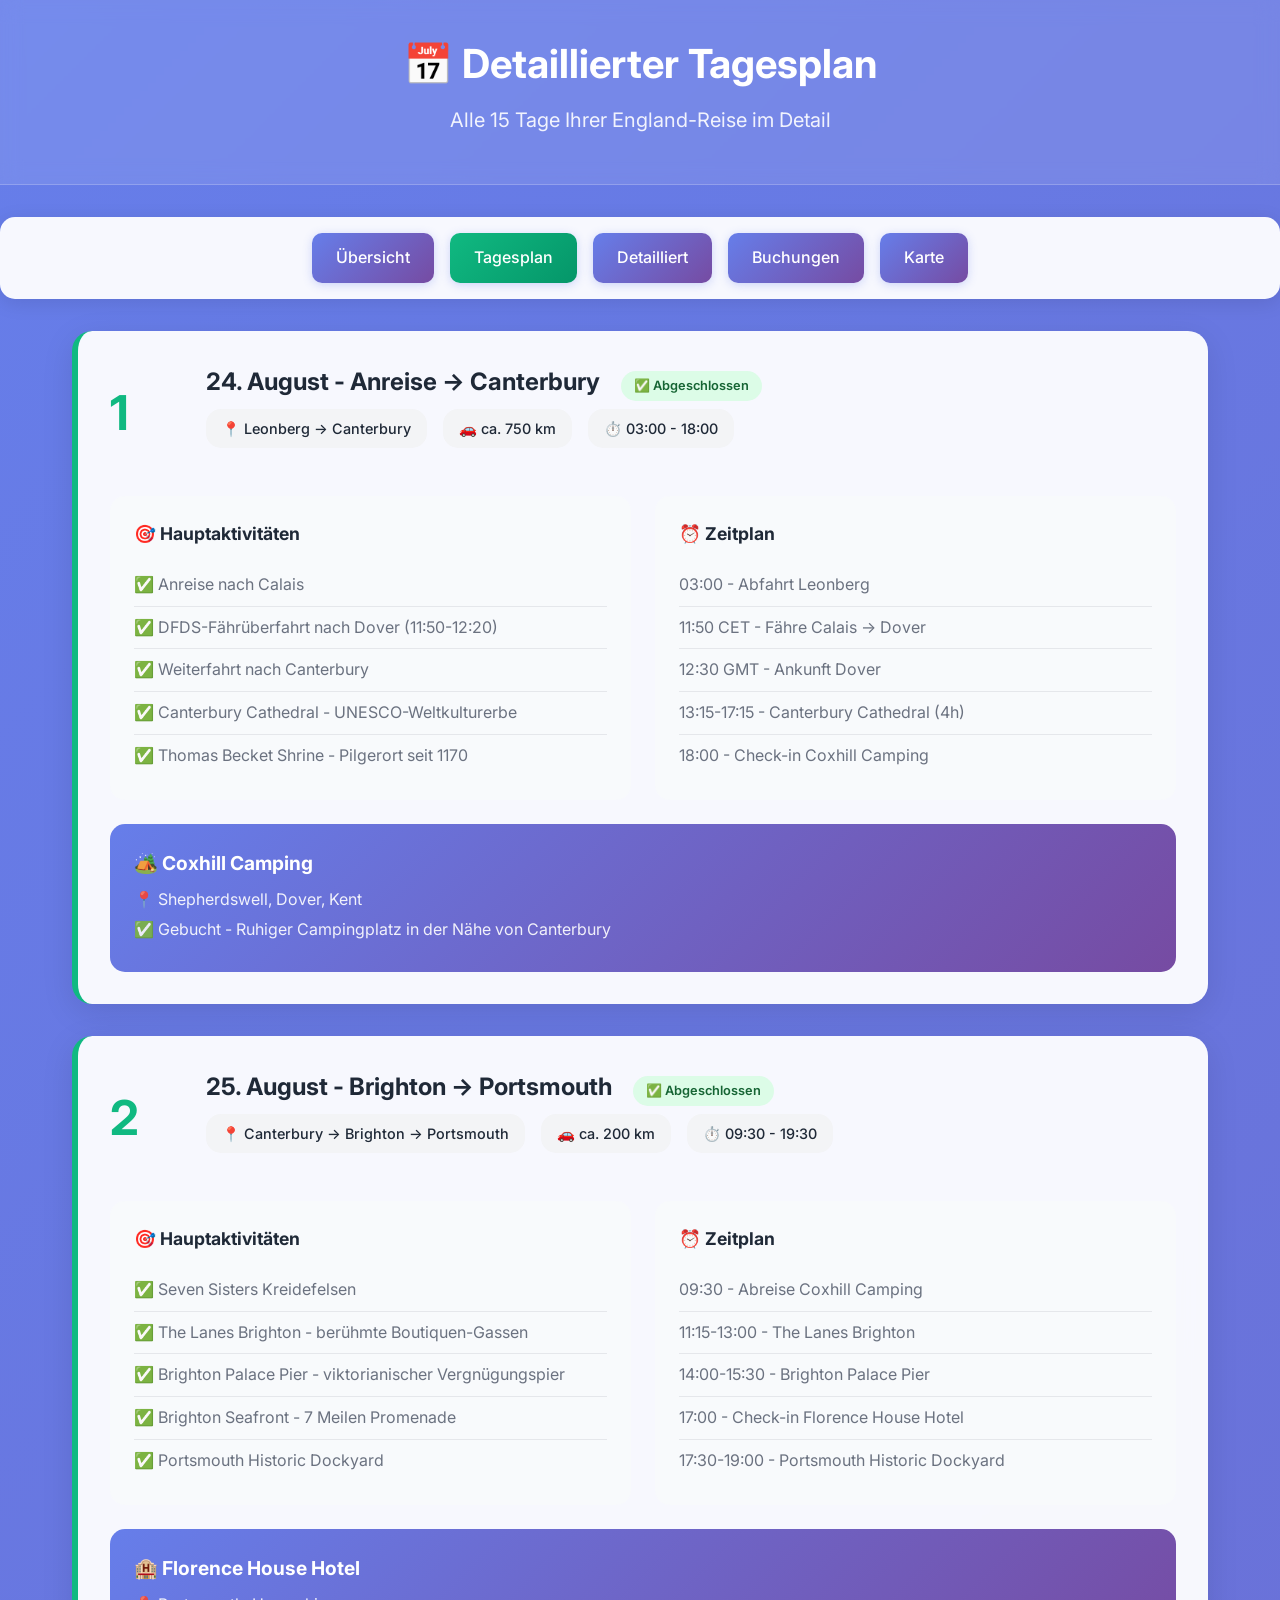
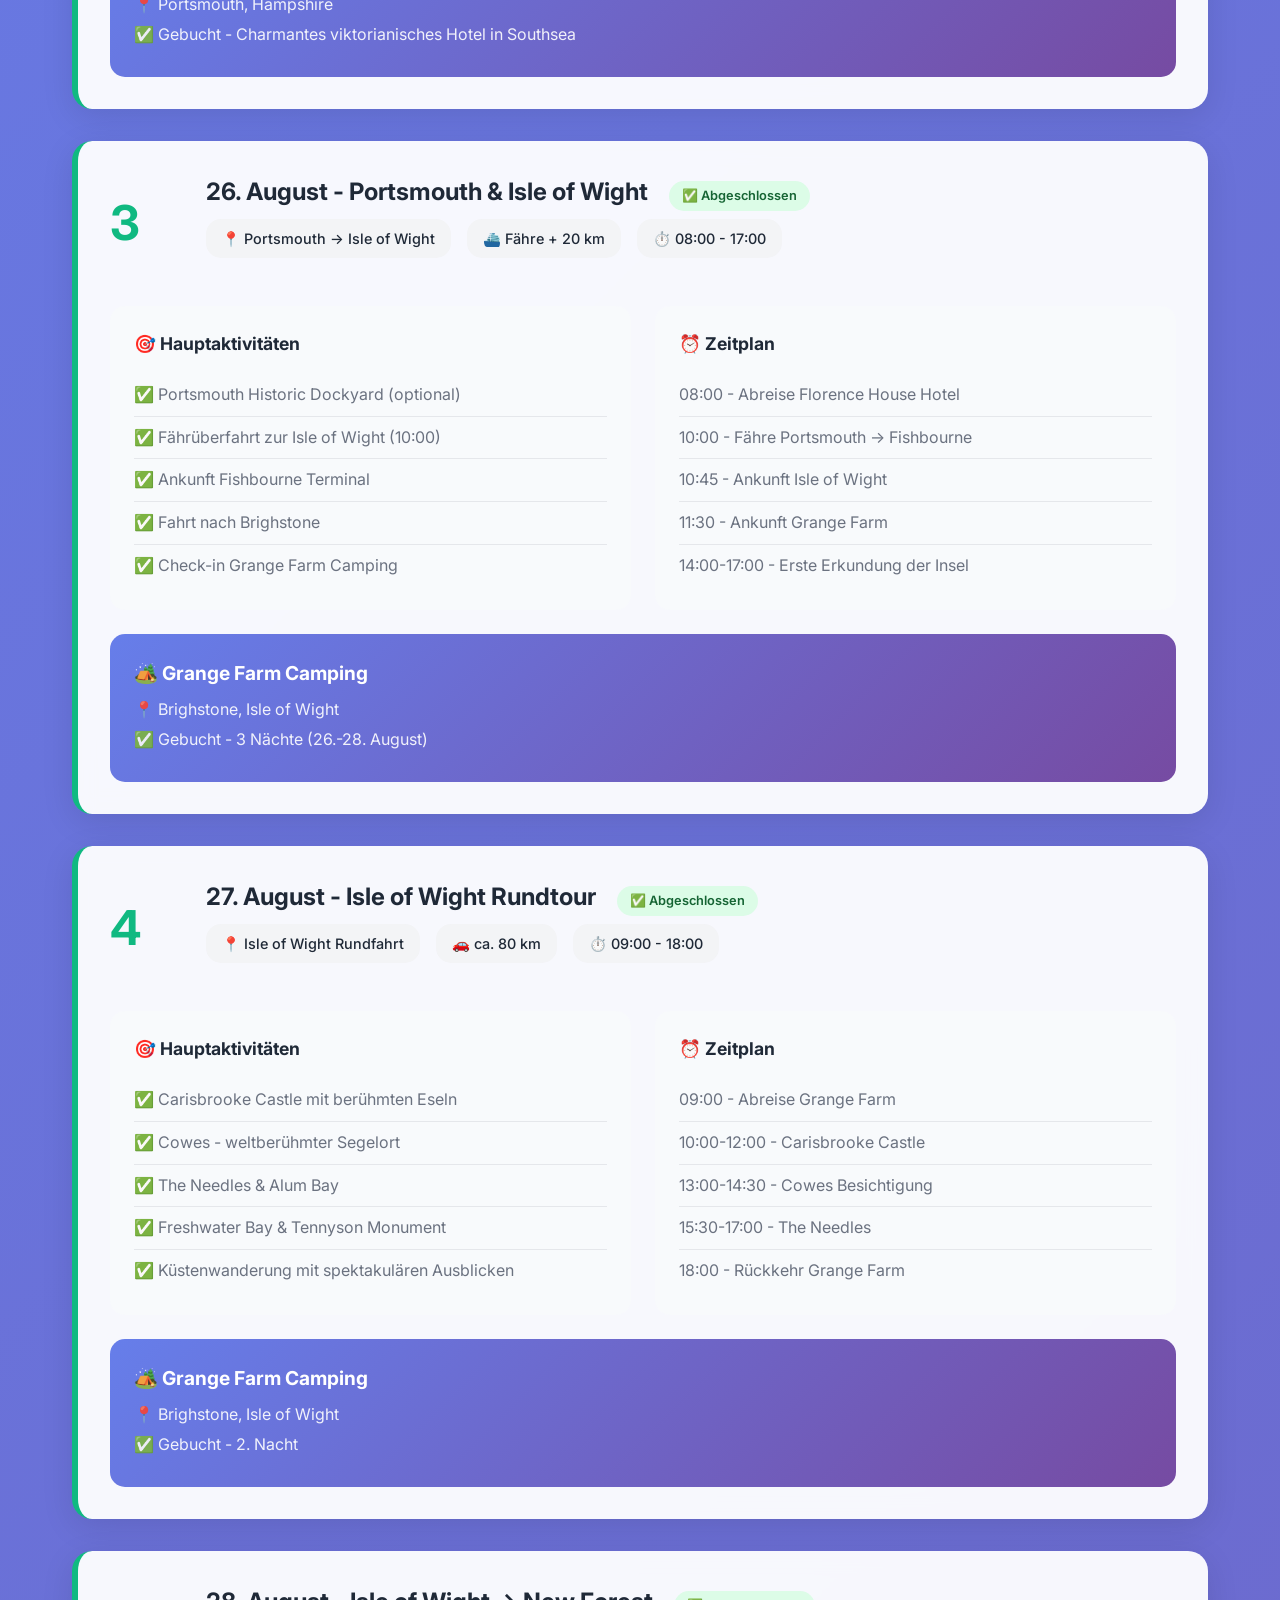
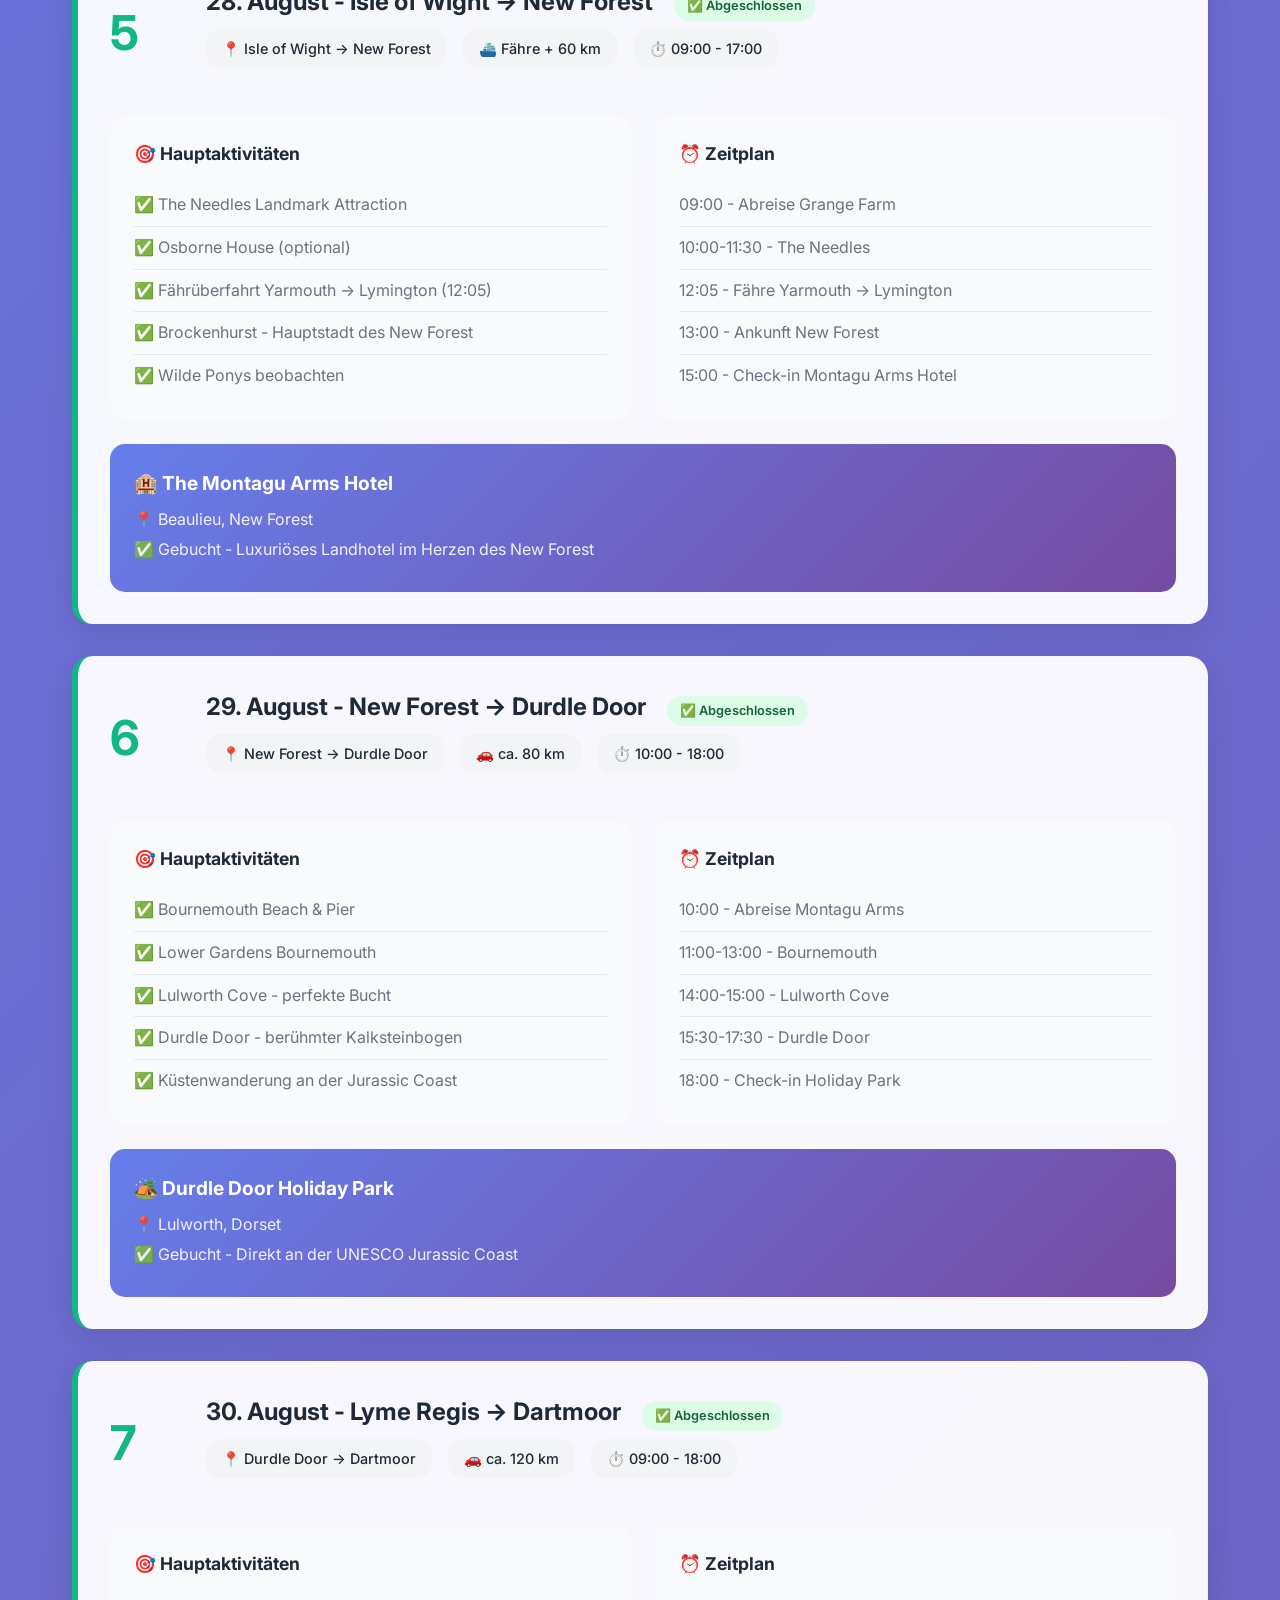
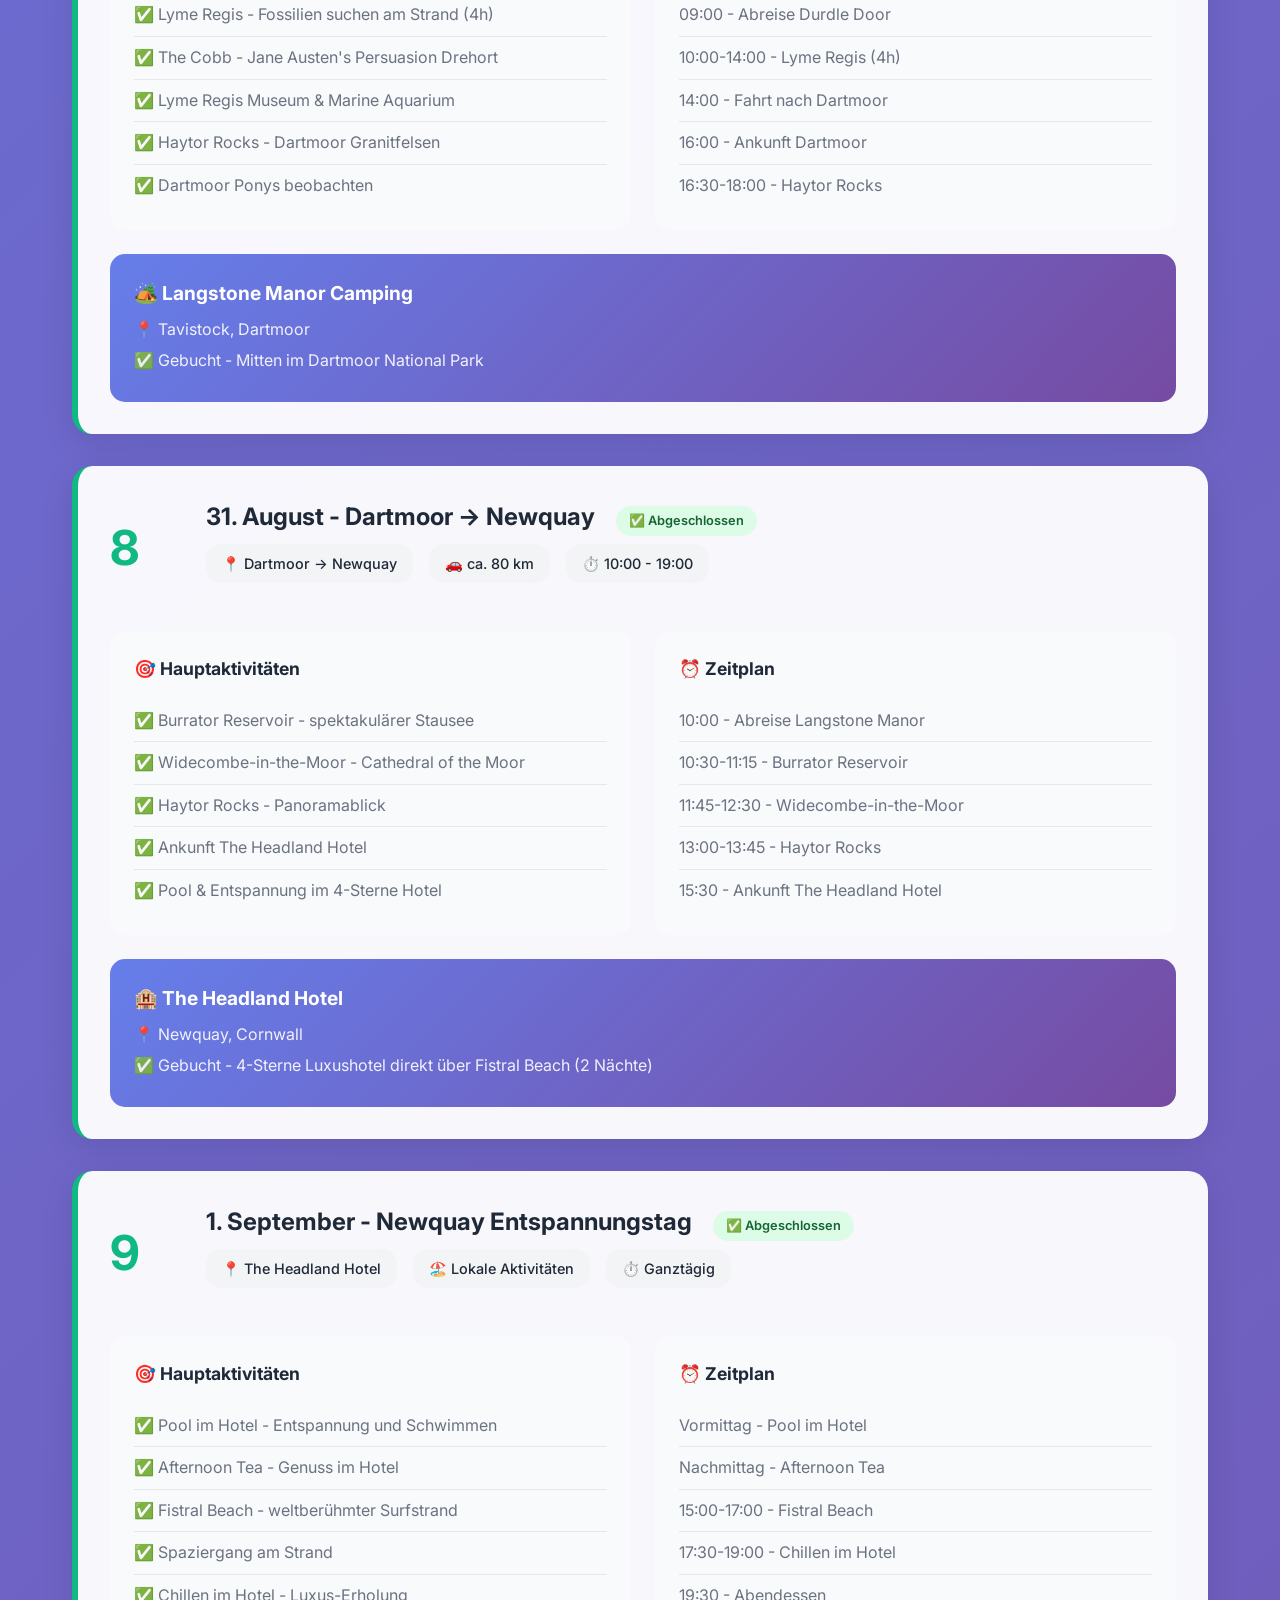
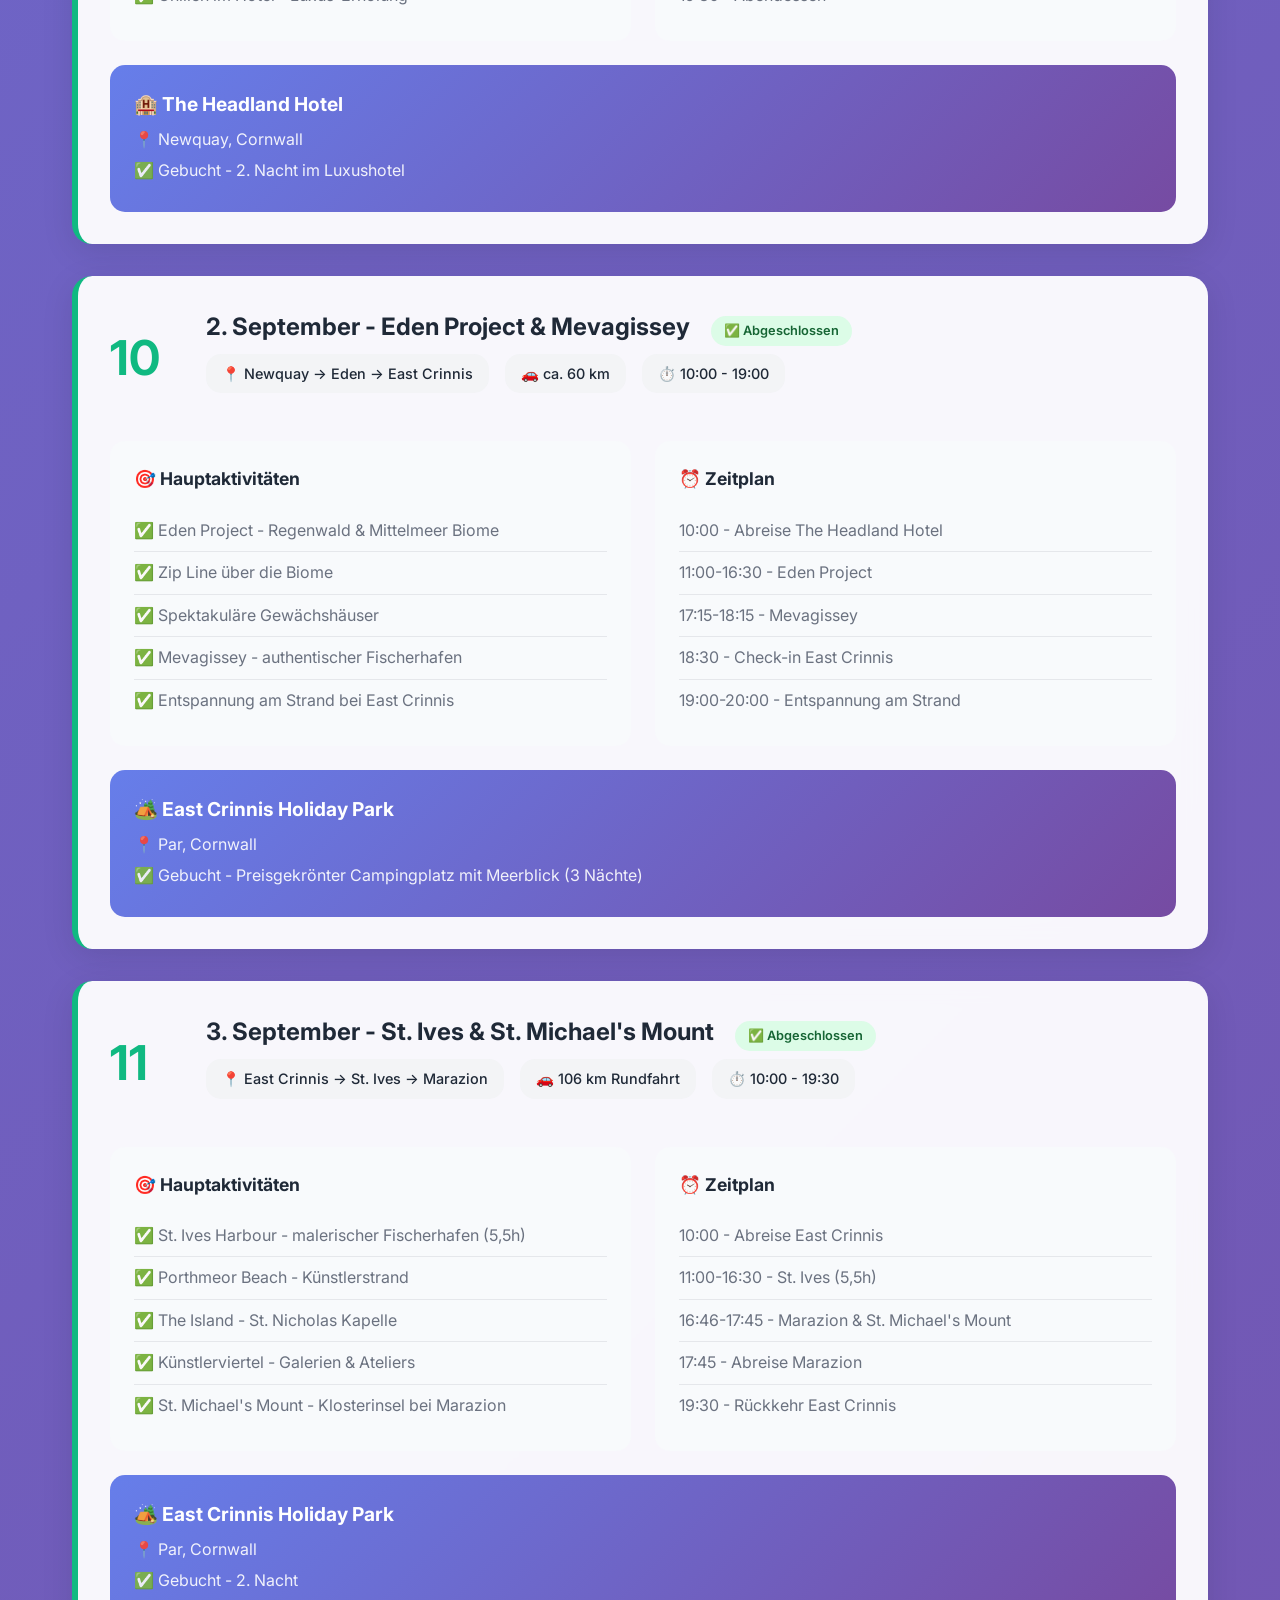
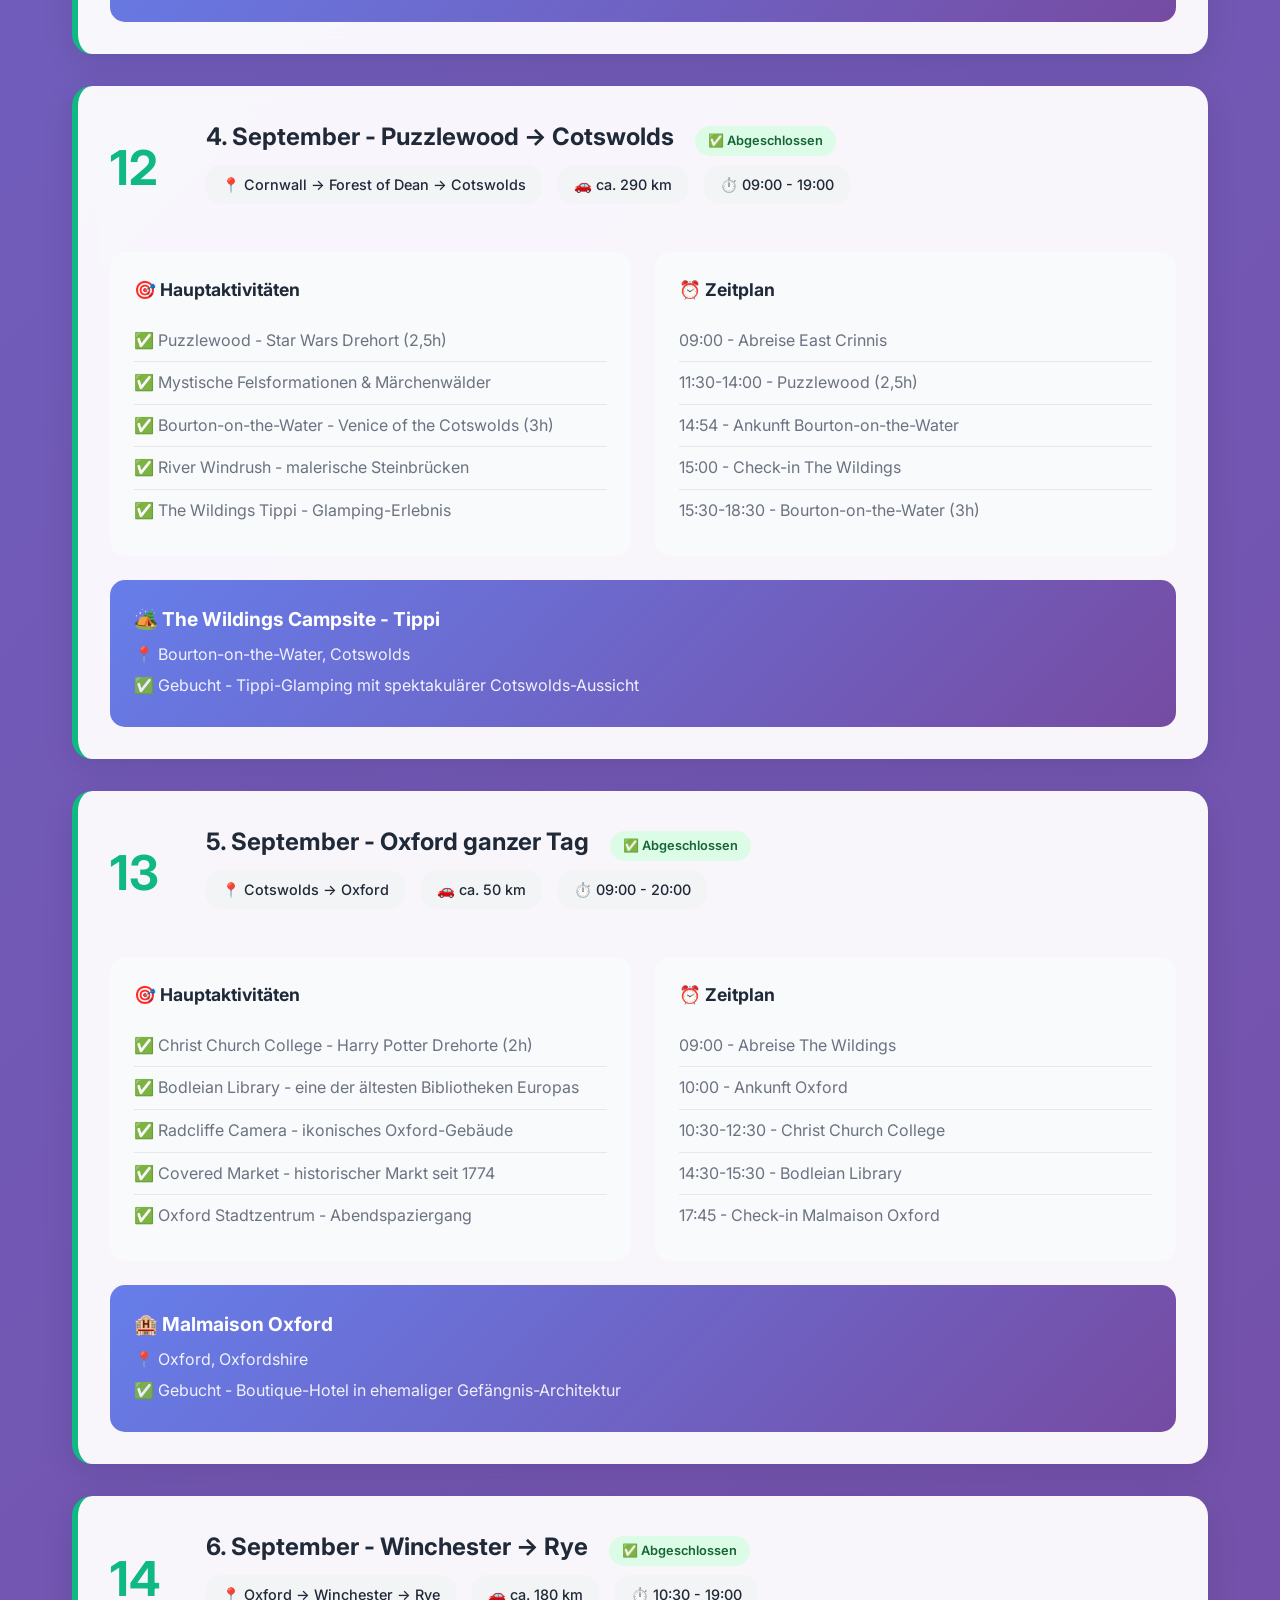
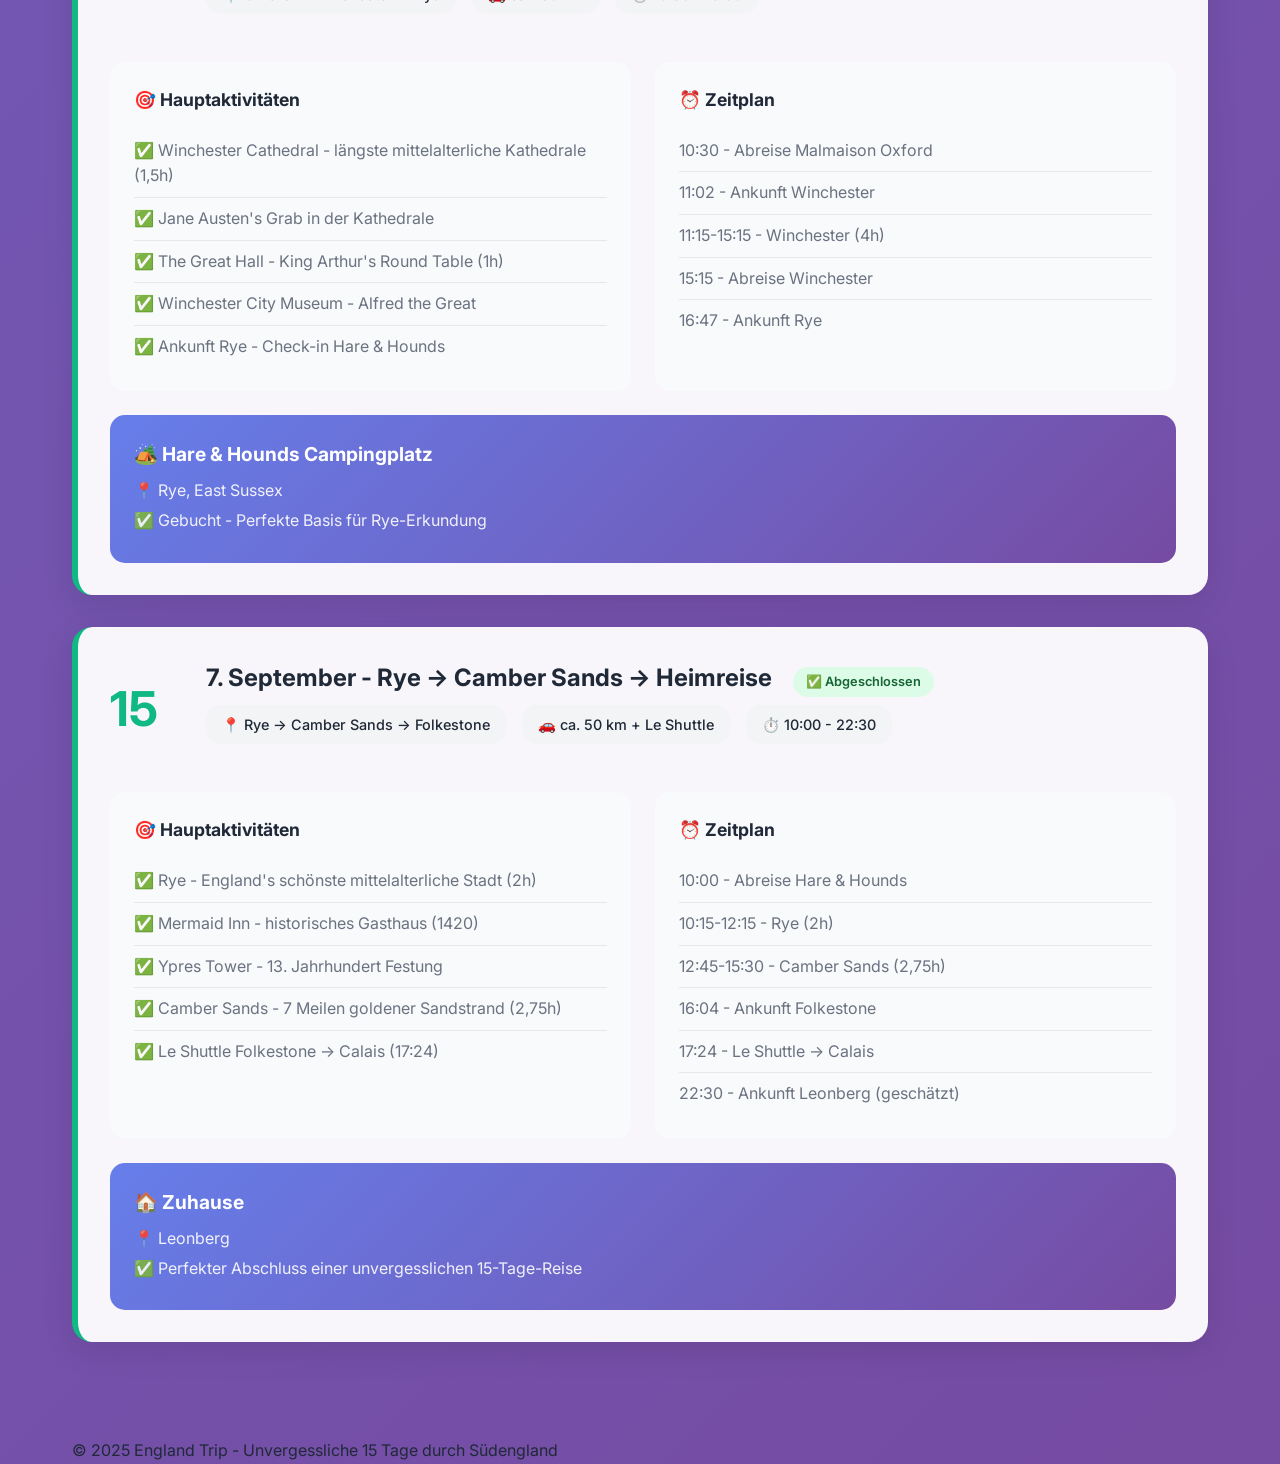
<file: public/urlaub/2025/EnglandBulli/tagesplan.html>
<!DOCTYPE html>
<html lang="de">
<head>
    <meta charset="UTF-8">
    <meta name="viewport" content="width=device-width, initial-scale=1.0">
    <title>Tagesplan - 15 Tage Südengland</title>
    <link rel="stylesheet" href="styles.css">
    <link rel="preconnect" href="https://fonts.googleapis.com">
    <link rel="preconnect" href="https://fonts.gstatic.com" crossorigin>
    <link href="https://fonts.googleapis.com/css2?family=Inter:wght@300;400;500;600;700&display=swap" rel="stylesheet">
    <style>
        .day-detail {
            background: rgba(255, 255, 255, 0.95);
            backdrop-filter: blur(10px);
            border-radius: 20px;
            padding: 2rem;
            margin-bottom: 2rem;
            box-shadow: 0 8px 32px rgba(0, 0, 0, 0.1);
            border-left: 6px solid #6b7280;
        }
        
        .day-detail.completed {
            border-left-color: #10b981;
        }
        
        .day-detail.planned {
            border-left-color: #3b82f6;
        }
        
        .day-header {
            display: flex;
            align-items: center;
            margin-bottom: 1.5rem;
            flex-wrap: wrap;
            gap: 1rem;
        }
        
        .day-number {
            font-size: 3rem;
            font-weight: 700;
            color: #6b7280;
            min-width: 80px;
        }
        
        .day-detail.completed .day-number {
            color: #10b981;
        }
        
        .day-detail.planned .day-number {
            color: #3b82f6;
        }
        
        .day-info h2 {
            margin: 0 0 0.5rem 0;
            font-size: 1.5rem;
        }
        
        .day-meta {
            display: flex;
            gap: 1rem;
            flex-wrap: wrap;
            margin-bottom: 1.5rem;
        }
        
        .meta-item {
            background: #f3f4f6;
            padding: 0.5rem 1rem;
            border-radius: 15px;
            font-size: 0.9rem;
            font-weight: 500;
        }
        
        .activities-grid {
            display: grid;
            grid-template-columns: repeat(auto-fit, minmax(300px, 1fr));
            gap: 1.5rem;
            margin-bottom: 1.5rem;
        }
        
        .activity-list {
            background: #f8fafc;
            border-radius: 15px;
            padding: 1.5rem;
        }
        
        .activity-list h4 {
            margin-bottom: 1rem;
            color: #1f2937;
            font-size: 1.1rem;
        }
        
        .activity-list ul {
            list-style: none;
        }
        
        .activity-list li {
            padding: 0.5rem 0;
            border-bottom: 1px solid #e5e7eb;
            color: #6b7280;
        }
        
        .activity-list li:last-child {
            border-bottom: none;
        }
        
        .accommodation-card {
            background: linear-gradient(135deg, #667eea 0%, #764ba2 100%);
            color: white;
            border-radius: 15px;
            padding: 1.5rem;
            margin-top: 1rem;
        }
        
        .accommodation-card h4 {
            margin-bottom: 0.5rem;
            font-size: 1.2rem;
        }
        
        .accommodation-card p {
            opacity: 0.9;
            margin: 0.3rem 0;
        }
        
        .status-badge {
            display: inline-block;
            padding: 0.3rem 0.8rem;
            border-radius: 15px;
            font-size: 0.8rem;
            font-weight: 600;
            margin-left: 1rem;
        }
        
        .status-completed {
            background: #dcfce7;
            color: #166534;
        }
        
        .status-planned {
            background: #dbeafe;
            color: #1e40af;
        }
    </style>
</head>
<body>
    <header class="header">
        <div class="container">
            <h1 class="title">📅 Detaillierter Tagesplan</h1>
            <p class="subtitle">Alle 15 Tage Ihrer England-Reise im Detail</p>
        </div>
    </header>

    <nav class="navigation">
        <div class="container">
            <ul class="nav-list">
                <li><a href="index.html" class="nav-link">Übersicht</a></li>
                <li><a href="tagesplan.html" class="nav-link active">Tagesplan</a></li>
                <li><a href="detailliert.html" class="nav-link">Detailliert</a></li>
                <li><a href="buchungen.html" class="nav-link">Buchungen</a></li>
                <li><a href="karte.html" class="nav-link">Karte</a></li>
            </ul>
        </div>
    </nav>

    <main class="main">
        <div class="container">
            <!-- Tag 1 -->
            <div class="day-detail completed">
                <div class="day-header">
                    <div class="day-number">1</div>
                    <div class="day-info">
                        <h2>24. August - Anreise → Canterbury <span class="status-badge status-completed">✅ Abgeschlossen</span></h2>
                        <div class="day-meta">
                            <span class="meta-item">📍 Leonberg → Canterbury</span>
                            <span class="meta-item">🚗 ca. 750 km</span>
                            <span class="meta-item">⏱️ 03:00 - 18:00</span>
                        </div>
                    </div>
                </div>
                
                <div class="activities-grid">
                    <div class="activity-list">
                        <h4>🎯 Hauptaktivitäten</h4>
                        <ul>
                            <li>✅ Anreise nach Calais</li>
                            <li>✅ DFDS-Fährüberfahrt nach Dover (11:50-12:20)</li>
                            <li>✅ Weiterfahrt nach Canterbury</li>
                            <li>✅ Canterbury Cathedral - UNESCO-Weltkulturerbe</li>
                            <li>✅ Thomas Becket Shrine - Pilgerort seit 1170</li>
                        </ul>
                    </div>
                    
                    <div class="activity-list">
                        <h4>⏰ Zeitplan</h4>
                        <ul>
                            <li>03:00 - Abfahrt Leonberg</li>
                            <li>11:50 CET - Fähre Calais → Dover</li>
                            <li>12:30 GMT - Ankunft Dover</li>
                            <li>13:15-17:15 - Canterbury Cathedral (4h)</li>
                            <li>18:00 - Check-in Coxhill Camping</li>
                        </ul>
                    </div>
                </div>
                
                <div class="accommodation-card">
                    <h4>🏕️ Coxhill Camping</h4>
                    <p>📍 Shepherdswell, Dover, Kent</p>
                    <p>✅ Gebucht - Ruhiger Campingplatz in der Nähe von Canterbury</p>
                </div>
            </div>

            <!-- Tag 2 -->
            <div class="day-detail completed">
                <div class="day-header">
                    <div class="day-number">2</div>
                    <div class="day-info">
                        <h2>25. August - Brighton → Portsmouth <span class="status-badge status-completed">✅ Abgeschlossen</span></h2>
                        <div class="day-meta">
                            <span class="meta-item">📍 Canterbury → Brighton → Portsmouth</span>
                            <span class="meta-item">🚗 ca. 200 km</span>
                            <span class="meta-item">⏱️ 09:30 - 19:30</span>
                        </div>
                    </div>
                </div>
                
                <div class="activities-grid">
                    <div class="activity-list">
                        <h4>🎯 Hauptaktivitäten</h4>
                        <ul>
                            <li>✅ Seven Sisters Kreidefelsen</li>
                            <li>✅ The Lanes Brighton - berühmte Boutiquen-Gassen</li>
                            <li>✅ Brighton Palace Pier - viktorianischer Vergnügungspier</li>
                            <li>✅ Brighton Seafront - 7 Meilen Promenade</li>
                            <li>✅ Portsmouth Historic Dockyard</li>
                        </ul>
                    </div>
                    
                    <div class="activity-list">
                        <h4>⏰ Zeitplan</h4>
                        <ul>
                            <li>09:30 - Abreise Coxhill Camping</li>
                            <li>11:15-13:00 - The Lanes Brighton</li>
                            <li>14:00-15:30 - Brighton Palace Pier</li>
                            <li>17:00 - Check-in Florence House Hotel</li>
                            <li>17:30-19:00 - Portsmouth Historic Dockyard</li>
                        </ul>
                    </div>
                </div>
                
                <div class="accommodation-card">
                    <h4>🏨 Florence House Hotel</h4>
                    <p>📍 Portsmouth, Hampshire</p>
                    <p>✅ Gebucht - Charmantes viktorianisches Hotel in Southsea</p>
                </div>
            </div>

            <!-- Tag 3 -->
            <div class="day-detail completed">
                <div class="day-header">
                    <div class="day-number">3</div>
                    <div class="day-info">
                        <h2>26. August - Portsmouth & Isle of Wight <span class="status-badge status-completed">✅ Abgeschlossen</span></h2>
                        <div class="day-meta">
                            <span class="meta-item">📍 Portsmouth → Isle of Wight</span>
                            <span class="meta-item">⛴️ Fähre + 20 km</span>
                            <span class="meta-item">⏱️ 08:00 - 17:00</span>
                        </div>
                    </div>
                </div>
                
                <div class="activities-grid">
                    <div class="activity-list">
                        <h4>🎯 Hauptaktivitäten</h4>
                        <ul>
                            <li>✅ Portsmouth Historic Dockyard (optional)</li>
                            <li>✅ Fährüberfahrt zur Isle of Wight (10:00)</li>
                            <li>✅ Ankunft Fishbourne Terminal</li>
                            <li>✅ Fahrt nach Brighstone</li>
                            <li>✅ Check-in Grange Farm Camping</li>
                        </ul>
                    </div>
                    
                    <div class="activity-list">
                        <h4>⏰ Zeitplan</h4>
                        <ul>
                            <li>08:00 - Abreise Florence House Hotel</li>
                            <li>10:00 - Fähre Portsmouth → Fishbourne</li>
                            <li>10:45 - Ankunft Isle of Wight</li>
                            <li>11:30 - Ankunft Grange Farm</li>
                            <li>14:00-17:00 - Erste Erkundung der Insel</li>
                        </ul>
                    </div>
                </div>
                
                <div class="accommodation-card">
                    <h4>🏕️ Grange Farm Camping</h4>
                    <p>📍 Brighstone, Isle of Wight</p>
                    <p>✅ Gebucht - 3 Nächte (26.-28. August)</p>
                </div>
            </div>

            <!-- Tag 4 -->
            <div class="day-detail completed">
                <div class="day-header">
                    <div class="day-number">4</div>
                    <div class="day-info">
                        <h2>27. August - Isle of Wight Rundtour <span class="status-badge status-completed">✅ Abgeschlossen</span></h2>
                        <div class="day-meta">
                            <span class="meta-item">📍 Isle of Wight Rundfahrt</span>
                            <span class="meta-item">🚗 ca. 80 km</span>
                            <span class="meta-item">⏱️ 09:00 - 18:00</span>
                        </div>
                    </div>
                </div>
                
                <div class="activities-grid">
                    <div class="activity-list">
                        <h4>🎯 Hauptaktivitäten</h4>
                        <ul>
                            <li>✅ Carisbrooke Castle mit berühmten Eseln</li>
                            <li>✅ Cowes - weltberühmter Segelort</li>
                            <li>✅ The Needles & Alum Bay</li>
                            <li>✅ Freshwater Bay & Tennyson Monument</li>
                            <li>✅ Küstenwanderung mit spektakulären Ausblicken</li>
                        </ul>
                    </div>
                    
                    <div class="activity-list">
                        <h4>⏰ Zeitplan</h4>
                        <ul>
                            <li>09:00 - Abreise Grange Farm</li>
                            <li>10:00-12:00 - Carisbrooke Castle</li>
                            <li>13:00-14:30 - Cowes Besichtigung</li>
                            <li>15:30-17:00 - The Needles</li>
                            <li>18:00 - Rückkehr Grange Farm</li>
                        </ul>
                    </div>
                </div>
                
                <div class="accommodation-card">
                    <h4>🏕️ Grange Farm Camping</h4>
                    <p>📍 Brighstone, Isle of Wight</p>
                    <p>✅ Gebucht - 2. Nacht</p>
                </div>
            </div>

            <!-- Tag 5 -->
            <div class="day-detail completed">
                <div class="day-header">
                    <div class="day-number">5</div>
                    <div class="day-info">
                        <h2>28. August - Isle of Wight → New Forest <span class="status-badge status-completed">✅ Abgeschlossen</span></h2>
                        <div class="day-meta">
                            <span class="meta-item">📍 Isle of Wight → New Forest</span>
                            <span class="meta-item">⛴️ Fähre + 60 km</span>
                            <span class="meta-item">⏱️ 09:00 - 17:00</span>
                        </div>
                    </div>
                </div>
                
                <div class="activities-grid">
                    <div class="activity-list">
                        <h4>🎯 Hauptaktivitäten</h4>
                        <ul>
                            <li>✅ The Needles Landmark Attraction</li>
                            <li>✅ Osborne House (optional)</li>
                            <li>✅ Fährüberfahrt Yarmouth → Lymington (12:05)</li>
                            <li>✅ Brockenhurst - Hauptstadt des New Forest</li>
                            <li>✅ Wilde Ponys beobachten</li>
                        </ul>
                    </div>
                    
                    <div class="activity-list">
                        <h4>⏰ Zeitplan</h4>
                        <ul>
                            <li>09:00 - Abreise Grange Farm</li>
                            <li>10:00-11:30 - The Needles</li>
                            <li>12:05 - Fähre Yarmouth → Lymington</li>
                            <li>13:00 - Ankunft New Forest</li>
                            <li>15:00 - Check-in Montagu Arms Hotel</li>
                        </ul>
                    </div>
                </div>
                
                <div class="accommodation-card">
                    <h4>🏨 The Montagu Arms Hotel</h4>
                    <p>📍 Beaulieu, New Forest</p>
                    <p>✅ Gebucht - Luxuriöses Landhotel im Herzen des New Forest</p>
                </div>
            </div>

            <!-- Tag 6 -->
            <div class="day-detail completed">
                <div class="day-header">
                    <div class="day-number">6</div>
                    <div class="day-info">
                        <h2>29. August - New Forest → Durdle Door <span class="status-badge status-completed">✅ Abgeschlossen</span></h2>
                        <div class="day-meta">
                            <span class="meta-item">📍 New Forest → Durdle Door</span>
                            <span class="meta-item">🚗 ca. 80 km</span>
                            <span class="meta-item">⏱️ 10:00 - 18:00</span>
                        </div>
                    </div>
                </div>
                
                <div class="activities-grid">
                    <div class="activity-list">
                        <h4>🎯 Hauptaktivitäten</h4>
                        <ul>
                            <li>✅ Bournemouth Beach & Pier</li>
                            <li>✅ Lower Gardens Bournemouth</li>
                            <li>✅ Lulworth Cove - perfekte Bucht</li>
                            <li>✅ Durdle Door - berühmter Kalksteinbogen</li>
                            <li>✅ Küstenwanderung an der Jurassic Coast</li>
                        </ul>
                    </div>
                    
                    <div class="activity-list">
                        <h4>⏰ Zeitplan</h4>
                        <ul>
                            <li>10:00 - Abreise Montagu Arms</li>
                            <li>11:00-13:00 - Bournemouth</li>
                            <li>14:00-15:00 - Lulworth Cove</li>
                            <li>15:30-17:30 - Durdle Door</li>
                            <li>18:00 - Check-in Holiday Park</li>
                        </ul>
                    </div>
                </div>
                
                <div class="accommodation-card">
                    <h4>🏕️ Durdle Door Holiday Park</h4>
                    <p>📍 Lulworth, Dorset</p>
                    <p>✅ Gebucht - Direkt an der UNESCO Jurassic Coast</p>
                </div>
            </div>

            <!-- Tag 7 -->
            <div class="day-detail completed">
                <div class="day-header">
                    <div class="day-number">7</div>
                    <div class="day-info">
                        <h2>30. August - Lyme Regis → Dartmoor <span class="status-badge status-completed">✅ Abgeschlossen</span></h2>
                        <div class="day-meta">
                            <span class="meta-item">📍 Durdle Door → Dartmoor</span>
                            <span class="meta-item">🚗 ca. 120 km</span>
                            <span class="meta-item">⏱️ 09:00 - 18:00</span>
                        </div>
                    </div>
                </div>
                
                <div class="activities-grid">
                    <div class="activity-list">
                        <h4>🎯 Hauptaktivitäten</h4>
                        <ul>
                            <li>✅ Lyme Regis - Fossilien suchen am Strand (4h)</li>
                            <li>✅ The Cobb - Jane Austen's Persuasion Drehort</li>
                            <li>✅ Lyme Regis Museum & Marine Aquarium</li>
                            <li>✅ Haytor Rocks - Dartmoor Granitfelsen</li>
                            <li>✅ Dartmoor Ponys beobachten</li>
                        </ul>
                    </div>
                    
                    <div class="activity-list">
                        <h4>⏰ Zeitplan</h4>
                        <ul>
                            <li>09:00 - Abreise Durdle Door</li>
                            <li>10:00-14:00 - Lyme Regis (4h)</li>
                            <li>14:00 - Fahrt nach Dartmoor</li>
                            <li>16:00 - Ankunft Dartmoor</li>
                            <li>16:30-18:00 - Haytor Rocks</li>
                        </ul>
                    </div>
                </div>
                
                <div class="accommodation-card">
                    <h4>🏕️ Langstone Manor Camping</h4>
                    <p>📍 Tavistock, Dartmoor</p>
                    <p>✅ Gebucht - Mitten im Dartmoor National Park</p>
                </div>
            </div>

            <!-- Tag 8 -->
            <div class="day-detail completed">
                <div class="day-header">
                    <div class="day-number">8</div>
                    <div class="day-info">
                        <h2>31. August - Dartmoor → Newquay <span class="status-badge status-completed">✅ Abgeschlossen</span></h2>
                        <div class="day-meta">
                            <span class="meta-item">📍 Dartmoor → Newquay</span>
                            <span class="meta-item">🚗 ca. 80 km</span>
                            <span class="meta-item">⏱️ 10:00 - 19:00</span>
                        </div>
                    </div>
                </div>
                
                <div class="activities-grid">
                    <div class="activity-list">
                        <h4>🎯 Hauptaktivitäten</h4>
                        <ul>
                            <li>✅ Burrator Reservoir - spektakulärer Stausee</li>
                            <li>✅ Widecombe-in-the-Moor - Cathedral of the Moor</li>
                            <li>✅ Haytor Rocks - Panoramablick</li>
                            <li>✅ Ankunft The Headland Hotel</li>
                            <li>✅ Pool & Entspannung im 4-Sterne Hotel</li>
                        </ul>
                    </div>
                    
                    <div class="activity-list">
                        <h4>⏰ Zeitplan</h4>
                        <ul>
                            <li>10:00 - Abreise Langstone Manor</li>
                            <li>10:30-11:15 - Burrator Reservoir</li>
                            <li>11:45-12:30 - Widecombe-in-the-Moor</li>
                            <li>13:00-13:45 - Haytor Rocks</li>
                            <li>15:30 - Ankunft The Headland Hotel</li>
                        </ul>
                    </div>
                </div>
                
                <div class="accommodation-card">
                    <h4>🏨 The Headland Hotel</h4>
                    <p>📍 Newquay, Cornwall</p>
                    <p>✅ Gebucht - 4-Sterne Luxushotel direkt über Fistral Beach (2 Nächte)</p>
                </div>
            </div>

            <!-- Tag 9 -->
            <div class="day-detail completed">
                <div class="day-header">
                    <div class="day-number">9</div>
                    <div class="day-info">
                        <h2>1. September - Newquay Entspannungstag <span class="status-badge status-completed">✅ Abgeschlossen</span></h2>
                        <div class="day-meta">
                            <span class="meta-item">📍 The Headland Hotel</span>
                            <span class="meta-item">🏖️ Lokale Aktivitäten</span>
                            <span class="meta-item">⏱️ Ganztägig</span>
                        </div>
                    </div>
                </div>
                
                <div class="activities-grid">
                    <div class="activity-list">
                        <h4>🎯 Hauptaktivitäten</h4>
                        <ul>
                            <li>✅ Pool im Hotel - Entspannung und Schwimmen</li>
                            <li>✅ Afternoon Tea - Genuss im Hotel</li>
                            <li>✅ Fistral Beach - weltberühmter Surfstrand</li>
                            <li>✅ Spaziergang am Strand</li>
                            <li>✅ Chillen im Hotel - Luxus-Erholung</li>
                        </ul>
                    </div>
                    
                    <div class="activity-list">
                        <h4>⏰ Zeitplan</h4>
                        <ul>
                            <li>Vormittag - Pool im Hotel</li>
                            <li>Nachmittag - Afternoon Tea</li>
                            <li>15:00-17:00 - Fistral Beach</li>
                            <li>17:30-19:00 - Chillen im Hotel</li>
                            <li>19:30 - Abendessen</li>
                        </ul>
                    </div>
                </div>
                
                <div class="accommodation-card">
                    <h4>🏨 The Headland Hotel</h4>
                    <p>📍 Newquay, Cornwall</p>
                    <p>✅ Gebucht - 2. Nacht im Luxushotel</p>
                </div>
            </div>

            <!-- Tag 10 -->
            <div class="day-detail completed">
                <div class="day-header">
                    <div class="day-number">10</div>
                    <div class="day-info">
                        <h2>2. September - Eden Project & Mevagissey <span class="status-badge status-completed">✅ Abgeschlossen</span></h2>
                        <div class="day-meta">
                            <span class="meta-item">📍 Newquay → Eden → East Crinnis</span>
                            <span class="meta-item">🚗 ca. 60 km</span>
                            <span class="meta-item">⏱️ 10:00 - 19:00</span>
                        </div>
                    </div>
                </div>
                
                <div class="activities-grid">
                    <div class="activity-list">
                        <h4>🎯 Hauptaktivitäten</h4>
                        <ul>
                            <li>✅ Eden Project - Regenwald & Mittelmeer Biome</li>
                            <li>✅ Zip Line über die Biome</li>
                            <li>✅ Spektakuläre Gewächshäuser</li>
                            <li>✅ Mevagissey - authentischer Fischerhafen</li>
                            <li>✅ Entspannung am Strand bei East Crinnis</li>
                        </ul>
                    </div>
                    
                    <div class="activity-list">
                        <h4>⏰ Zeitplan</h4>
                        <ul>
                            <li>10:00 - Abreise The Headland Hotel</li>
                            <li>11:00-16:30 - Eden Project</li>
                            <li>17:15-18:15 - Mevagissey</li>
                            <li>18:30 - Check-in East Crinnis</li>
                            <li>19:00-20:00 - Entspannung am Strand</li>
                        </ul>
                    </div>
                </div>
                
                <div class="accommodation-card">
                    <h4>🏕️ East Crinnis Holiday Park</h4>
                    <p>📍 Par, Cornwall</p>
                    <p>✅ Gebucht - Preisgekrönter Campingplatz mit Meerblick (3 Nächte)</p>
                </div>
            </div>

            <!-- Tag 11 -->
            <div class="day-detail completed">
                <div class="day-header">
                    <div class="day-number">11</div>
                    <div class="day-info">
                        <h2>3. September - St. Ives & St. Michael's Mount <span class="status-badge status-completed">✅ Abgeschlossen</span></h2>
                        <div class="day-meta">
                            <span class="meta-item">📍 East Crinnis → St. Ives → Marazion</span>
                            <span class="meta-item">🚗 106 km Rundfahrt</span>
                            <span class="meta-item">⏱️ 10:00 - 19:30</span>
                        </div>
                    </div>
                </div>
                
                <div class="activities-grid">
                    <div class="activity-list">
                        <h4>🎯 Hauptaktivitäten</h4>
                        <ul>
                            <li>✅ St. Ives Harbour - malerischer Fischerhafen (5,5h)</li>
                            <li>✅ Porthmeor Beach - Künstlerstrand</li>
                            <li>✅ The Island - St. Nicholas Kapelle</li>
                            <li>✅ Künstlerviertel - Galerien & Ateliers</li>
                            <li>✅ St. Michael's Mount - Klosterinsel bei Marazion</li>
                        </ul>
                    </div>
                    
                    <div class="activity-list">
                        <h4>⏰ Zeitplan</h4>
                        <ul>
                            <li>10:00 - Abreise East Crinnis</li>
                            <li>11:00-16:30 - St. Ives (5,5h)</li>
                            <li>16:46-17:45 - Marazion & St. Michael's Mount</li>
                            <li>17:45 - Abreise Marazion</li>
                            <li>19:30 - Rückkehr East Crinnis</li>
                        </ul>
                    </div>
                </div>
                
                <div class="accommodation-card">
                    <h4>🏕️ East Crinnis Holiday Park</h4>
                    <p>📍 Par, Cornwall</p>
                    <p>✅ Gebucht - 2. Nacht</p>
                </div>
            </div>

            <!-- Tag 12 -->
            <div class="day-detail completed">
                <div class="day-header">
                    <div class="day-number">12</div>
                    <div class="day-info">
                        <h2>4. September - Puzzlewood → Cotswolds <span class="status-badge status-completed">✅ Abgeschlossen</span></h2>
                        <div class="day-meta">
                            <span class="meta-item">📍 Cornwall → Forest of Dean → Cotswolds</span>
                            <span class="meta-item">🚗 ca. 290 km</span>
                            <span class="meta-item">⏱️ 09:00 - 19:00</span>
                        </div>
                    </div>
                </div>
                
                <div class="activities-grid">
                    <div class="activity-list">
                        <h4>🎯 Hauptaktivitäten</h4>
                        <ul>
                            <li>✅ Puzzlewood - Star Wars Drehort (2,5h)</li>
                            <li>✅ Mystische Felsformationen & Märchenwälder</li>
                            <li>✅ Bourton-on-the-Water - Venice of the Cotswolds (3h)</li>
                            <li>✅ River Windrush - malerische Steinbrücken</li>
                            <li>✅ The Wildings Tippi - Glamping-Erlebnis</li>
                        </ul>
                    </div>
                    
                    <div class="activity-list">
                        <h4>⏰ Zeitplan</h4>
                        <ul>
                            <li>09:00 - Abreise East Crinnis</li>
                            <li>11:30-14:00 - Puzzlewood (2,5h)</li>
                            <li>14:54 - Ankunft Bourton-on-the-Water</li>
                            <li>15:00 - Check-in The Wildings</li>
                            <li>15:30-18:30 - Bourton-on-the-Water (3h)</li>
                        </ul>
                    </div>
                </div>
                
                <div class="accommodation-card">
                    <h4>🏕️ The Wildings Campsite - Tippi</h4>
                    <p>📍 Bourton-on-the-Water, Cotswolds</p>
                    <p>✅ Gebucht - Tippi-Glamping mit spektakulärer Cotswolds-Aussicht</p>
                </div>
            </div>

            <!-- Tag 13 -->
            <div class="day-detail completed">
                <div class="day-header">
                    <div class="day-number">13</div>
                    <div class="day-info">
                        <h2>5. September - Oxford ganzer Tag <span class="status-badge status-completed">✅ Abgeschlossen</span></h2>
                        <div class="day-meta">
                            <span class="meta-item">📍 Cotswolds → Oxford</span>
                            <span class="meta-item">🚗 ca. 50 km</span>
                            <span class="meta-item">⏱️ 09:00 - 20:00</span>
                        </div>
                    </div>
                </div>
                
                <div class="activities-grid">
                    <div class="activity-list">
                        <h4>🎯 Hauptaktivitäten</h4>
                        <ul>
                            <li>✅ Christ Church College - Harry Potter Drehorte (2h)</li>
                            <li>✅ Bodleian Library - eine der ältesten Bibliotheken Europas</li>
                            <li>✅ Radcliffe Camera - ikonisches Oxford-Gebäude</li>
                            <li>✅ Covered Market - historischer Markt seit 1774</li>
                            <li>✅ Oxford Stadtzentrum - Abendspaziergang</li>
                        </ul>
                    </div>
                    
                    <div class="activity-list">
                        <h4>⏰ Zeitplan</h4>
                        <ul>
                            <li>09:00 - Abreise The Wildings</li>
                            <li>10:00 - Ankunft Oxford</li>
                            <li>10:30-12:30 - Christ Church College</li>
                            <li>14:30-15:30 - Bodleian Library</li>
                            <li>17:45 - Check-in Malmaison Oxford</li>
                        </ul>
                    </div>
                </div>
                
                <div class="accommodation-card">
                    <h4>🏨 Malmaison Oxford</h4>
                    <p>📍 Oxford, Oxfordshire</p>
                    <p>✅ Gebucht - Boutique-Hotel in ehemaliger Gefängnis-Architektur</p>
                </div>
            </div>

            <!-- Tag 14 -->
            <div class="day-detail completed">
                <div class="day-header">
                    <div class="day-number">14</div>
                    <div class="day-info">
                        <h2>6. September - Winchester → Rye <span class="status-badge status-completed">✅ Abgeschlossen</span></h2>
                        <div class="day-meta">
                            <span class="meta-item">📍 Oxford → Winchester → Rye</span>
                            <span class="meta-item">🚗 ca. 180 km</span>
                            <span class="meta-item">⏱️ 10:30 - 19:00</span>
                        </div>
                    </div>
                </div>
                
                <div class="activities-grid">
                    <div class="activity-list">
                        <h4>🎯 Hauptaktivitäten</h4>
                        <ul>
                            <li>✅ Winchester Cathedral - längste mittelalterliche Kathedrale (1,5h)</li>
                            <li>✅ Jane Austen's Grab in der Kathedrale</li>
                            <li>✅ The Great Hall - King Arthur's Round Table (1h)</li>
                            <li>✅ Winchester City Museum - Alfred the Great</li>
                            <li>✅ Ankunft Rye - Check-in Hare & Hounds</li>
                        </ul>
                    </div>
                    
                    <div class="activity-list">
                        <h4>⏰ Zeitplan</h4>
                        <ul>
                            <li>10:30 - Abreise Malmaison Oxford</li>
                            <li>11:02 - Ankunft Winchester</li>
                            <li>11:15-15:15 - Winchester (4h)</li>
                            <li>15:15 - Abreise Winchester</li>
                            <li>16:47 - Ankunft Rye</li>
                        </ul>
                    </div>
                </div>
                
                <div class="accommodation-card">
                    <h4>🏕️ Hare & Hounds Campingplatz</h4>
                    <p>📍 Rye, East Sussex</p>
                    <p>✅ Gebucht - Perfekte Basis für Rye-Erkundung</p>
                </div>
            </div>

            <!-- Tag 15 -->
            <div class="day-detail completed">
                <div class="day-header">
                    <div class="day-number">15</div>
                    <div class="day-info">
                        <h2>7. September - Rye → Camber Sands → Heimreise <span class="status-badge status-completed">✅ Abgeschlossen</span></h2>
                        <div class="day-meta">
                            <span class="meta-item">📍 Rye → Camber Sands → Folkestone</span>
                            <span class="meta-item">🚗 ca. 50 km + Le Shuttle</span>
                            <span class="meta-item">⏱️ 10:00 - 22:30</span>
                        </div>
                    </div>
                </div>
                
                <div class="activities-grid">
                    <div class="activity-list">
                        <h4>🎯 Hauptaktivitäten</h4>
                        <ul>
                            <li>✅ Rye - England's schönste mittelalterliche Stadt (2h)</li>
                            <li>✅ Mermaid Inn - historisches Gasthaus (1420)</li>
                            <li>✅ Ypres Tower - 13. Jahrhundert Festung</li>
                            <li>✅ Camber Sands - 7 Meilen goldener Sandstrand (2,75h)</li>
                            <li>✅ Le Shuttle Folkestone → Calais (17:24)</li>
                        </ul>
                    </div>
                    
                    <div class="activity-list">
                        <h4>⏰ Zeitplan</h4>
                        <ul>
                            <li>10:00 - Abreise Hare & Hounds</li>
                            <li>10:15-12:15 - Rye (2h)</li>
                            <li>12:45-15:30 - Camber Sands (2,75h)</li>
                            <li>16:04 - Ankunft Folkestone</li>
                            <li>17:24 - Le Shuttle → Calais</li>
                            <li>22:30 - Ankunft Leonberg (geschätzt)</li>
                        </ul>
                    </div>
                </div>
                
                <div class="accommodation-card">
                    <h4>🏠 Zuhause</h4>
                    <p>📍 Leonberg</p>
                    <p>✅ Perfekter Abschluss einer unvergesslichen 15-Tage-Reise</p>
                </div>
            </div>
            
        </div>
    </main>

    <footer class="footer">
        <div class="container">
            <p>&copy; 2025 England Trip - Unvergessliche 15 Tage durch Südengland</p>
        </div>
    </footer>

    <script src="script.js"></script>
</body>
</html>
</file>
<file: public/css/style.css>
/* ============================================================
   bartheidel.de — Stylesheet
   Clean · Minimal · Professional
   ============================================================ */

/* RESET */
*, *::before, *::after { box-sizing: border-box; margin: 0; padding: 0; }

/* DESIGN TOKENS */
:root {
  --bg:          #fafaf8;
  --surface:     #ffffff;
  --border:      #e6e4df;
  --text:        #18171a;
  --muted:       #79776e;
  --accent:      #0c1b33;
  --link:        #1d4ed8;
  --radius:      10px;
  --max-w:       900px;
  --font:        'Inter', system-ui, -apple-system, sans-serif;
  --ease:        0.18s ease;
}

/* BASE */
html { scroll-behavior: smooth; }

body {
  font-family: var(--font);
  background: var(--bg);
  color: var(--text);
  line-height: 1.65;
  font-size: 1rem;
  -webkit-font-smoothing: antialiased;
}

a { color: var(--link); text-decoration: none; }
img { display: block; max-width: 100%; }

/* ============================================================
   NAV
   ============================================================ */
.nav {
  position: sticky;
  top: 0;
  z-index: 50;
  background: rgba(250, 250, 248, 0.9);
  backdrop-filter: blur(12px);
  -webkit-backdrop-filter: blur(12px);
  border-bottom: 1px solid var(--border);
}

.nav-inner {
  max-width: var(--max-w);
  margin: 0 auto;
  padding: 0 1.5rem;
  height: 56px;
  display: flex;
  align-items: center;
  justify-content: space-between;
}

.nav-brand {
  font-size: 0.875rem;
  font-weight: 700;
  letter-spacing: -0.02em;
  color: var(--accent);
  transition: opacity var(--ease);
}
.nav-brand:hover { opacity: 0.7; color: var(--accent); }

.nav-links {
  list-style: none;
  display: flex;
  gap: 2rem;
}

.nav-links a {
  font-size: 0.875rem;
  font-weight: 500;
  color: var(--muted);
  transition: color var(--ease);
}
.nav-links a:hover { color: var(--accent); }

/* ============================================================
   HERO
   ============================================================ */
.hero {
  padding: 6rem 1.5rem 5rem;
  background: var(--surface);
  border-bottom: 1px solid var(--border);
}

.hero-inner {
  max-width: var(--max-w);
  margin: 0 auto;
  display: flex;
  align-items: center;
  gap: 5rem;
}

.hero-text { flex: 1; }

.hero-label {
  font-size: 0.78rem;
  font-weight: 700;
  letter-spacing: 0.1em;
  text-transform: uppercase;
  color: var(--link);
  margin-bottom: 1.2rem;
}

.hero-text h1 {
  font-size: clamp(3rem, 7vw, 4.8rem);
  font-weight: 800;
  letter-spacing: -0.04em;
  line-height: 1.0;
  color: var(--accent);
  margin-bottom: 1.5rem;
}

.hero-tagline {
  font-size: 1rem;
  color: var(--muted);
  line-height: 1.75;
  margin-bottom: 2.5rem;
}

.hero-actions {
  display: flex;
  gap: 0.75rem;
  flex-wrap: wrap;
}

/* Buttons */
.btn {
  display: inline-flex;
  align-items: center;
  gap: 0.4rem;
  padding: 0.65rem 1.35rem;
  border-radius: var(--radius);
  font-size: 0.875rem;
  font-weight: 600;
  transition: all var(--ease);
  cursor: pointer;
  font-family: var(--font);
  border: none;
}

.btn-primary { background: var(--accent); color: #fff; }
.btn-primary:hover { background: #1a2f4e; color: #fff; }

.btn-ghost {
  border: 1.5px solid var(--border);
  color: var(--accent);
  background: transparent;
}
.btn-ghost:hover {
  border-color: var(--accent);
  color: var(--accent);
  background: var(--bg);
}

/* Photo */
.hero-photo { flex-shrink: 0; width: 260px; }

.hero-photo img {
  width: 260px;
  height: 320px;
  object-fit: cover;
  object-position: center top;
  border-radius: 16px;
  box-shadow:
    0 20px 60px rgba(12, 27, 51, 0.12),
    0 4px 16px rgba(12, 27, 51, 0.06);
}

/* ============================================================
   SHARED SECTION STYLES
   ============================================================ */
.section { padding: 5rem 1.5rem; }
.section-alt { background: var(--bg); border-top: 1px solid var(--border); }
.section-inner { max-width: var(--max-w); margin: 0 auto; }

.section-eyebrow {
  font-size: 0.75rem;
  font-weight: 700;
  letter-spacing: 0.12em;
  text-transform: uppercase;
  color: var(--link);
  margin-bottom: 0.6rem;
}

.section-inner h2 {
  font-size: clamp(1.6rem, 3vw, 2.2rem);
  font-weight: 800;
  letter-spacing: -0.03em;
  color: var(--accent);
  margin-bottom: 1.5rem;
  line-height: 1.15;
}

/* ============================================================
   CAREER
   ============================================================ */
.career-summary {
  font-size: 1.05rem;
  color: var(--muted);
  max-width: 620px;
  line-height: 1.8;
  margin-bottom: 2.5rem;
}

.career-summary strong {
  color: var(--text);
  font-weight: 600;
}

.career-link {
  display: inline-flex;
  align-items: center;
  gap: 0.5rem;
  font-size: 0.9rem;
  font-weight: 600;
  color: var(--link);
  border-bottom: 1.5px solid transparent;
  padding-bottom: 0.15rem;
  transition: all var(--ease);
}
.career-link:hover {
  border-bottom-color: var(--link);
  gap: 0.8rem;
}

/* ============================================================
   CONTACT
   ============================================================ */
.contact-cards {
  display: flex;
  flex-direction: column;
  gap: 0.75rem;
  max-width: 460px;
  margin-top: 0.5rem;
}

.contact-card {
  display: flex;
  align-items: center;
  gap: 1.2rem;
  padding: 1.2rem 1.4rem;
  background: var(--surface);
  border: 1px solid var(--border);
  border-radius: var(--radius);
  color: var(--text);
  transition: all var(--ease);
}
.contact-card:hover {
  border-color: var(--link);
  box-shadow: 0 0 0 3px rgba(29, 78, 216, 0.07);
  color: var(--text);
}

.contact-icon {
  width: 40px;
  height: 40px;
  border-radius: 8px;
  background: var(--bg);
  border: 1px solid var(--border);
  display: flex;
  align-items: center;
  justify-content: center;
  flex-shrink: 0;
}
.contact-icon svg { width: 18px; height: 18px; color: var(--link); }

.contact-label {
  font-size: 0.72rem;
  font-weight: 700;
  text-transform: uppercase;
  letter-spacing: 0.08em;
  color: var(--muted);
  margin-bottom: 0.1rem;
}

.contact-value {
  font-size: 0.95rem;
  font-weight: 500;
  color: var(--text);
}

/* ============================================================
   URLAUB — PAGE HEADER
   ============================================================ */
.page-header {
  padding: 4rem 1.5rem 3rem;
  background: var(--surface);
  border-bottom: 1px solid var(--border);
}

.page-header h1 {
  font-size: clamp(2rem, 5vw, 3rem);
  font-weight: 800;
  letter-spacing: -0.03em;
  color: var(--accent);
  margin-bottom: 0.75rem;
  line-height: 1.1;
}

.page-intro {
  font-size: 1rem;
  color: var(--muted);
}

/* ============================================================
   URLAUB — YEAR & TRIP GRID
   ============================================================ */
.year-block { margin-bottom: 3.5rem; }

.year-heading {
  font-size: 0.75rem;
  font-weight: 700;
  letter-spacing: 0.12em;
  text-transform: uppercase;
  color: var(--muted);
  margin-bottom: 1rem;
  padding-bottom: 0.75rem;
  border-bottom: 1px solid var(--border);
}

.trip-grid {
  display: grid;
  grid-template-columns: repeat(auto-fill, minmax(200px, 1fr));
  gap: 0.75rem;
  margin-top: 1rem;
}

.trip-card {
  display: flex;
  align-items: center;
  gap: 1rem;
  padding: 1.1rem 1.3rem;
  background: var(--surface);
  border: 1px solid var(--border);
  border-radius: var(--radius);
  color: var(--text);
  transition: all var(--ease);
}
.trip-card:hover {
  border-color: var(--link);
  box-shadow: 0 0 0 3px rgba(29, 78, 216, 0.07);
  transform: translateY(-2px);
  color: var(--text);
}

.trip-icon {
  font-size: 1.4rem;
  line-height: 1;
  flex-shrink: 0;
}

.trip-name {
  font-size: 0.95rem;
  font-weight: 600;
  color: var(--text);
  margin-bottom: 0.15rem;
}

.trip-meta {
  font-size: 0.78rem;
  color: var(--muted);
}

/* Empty state for trip-add placeholder */
.trip-add {
  display: flex;
  align-items: center;
  justify-content: center;
  gap: 0.5rem;
  padding: 1.1rem;
  border: 1.5px dashed var(--border);
  border-radius: var(--radius);
  color: var(--muted);
  font-size: 0.88rem;
  font-weight: 500;
  cursor: default;
}

/* ============================================================
   FOOTER
   ============================================================ */
.footer { border-top: 1px solid var(--border); padding: 1.5rem; }

.footer-inner {
  max-width: var(--max-w);
  margin: 0 auto;
  display: flex;
  justify-content: space-between;
  align-items: center;
  font-size: 0.8rem;
  color: var(--muted);
}

.footer-inner a { color: var(--muted); transition: color var(--ease); }
.footer-inner a:hover { color: var(--accent); }

/* ============================================================
   RESPONSIVE
   ============================================================ */
@media (max-width: 720px) {
  .hero { padding: 4rem 1.25rem 3.5rem; }
  .hero-inner { flex-direction: column-reverse; gap: 2.5rem; text-align: center; }
  .hero-photo { width: 180px; }
  .hero-photo img { width: 180px; height: 220px; }
  .hero-actions { justify-content: center; }
  .nav-links { gap: 1.2rem; }
  .section { padding: 3.5rem 1.25rem; }
  .contact-cards { max-width: 100%; }
  .trip-grid { grid-template-columns: 1fr 1fr; }
}

@media (max-width: 480px) {
  .nav-links { gap: 0.8rem; }
  .nav-links a { font-size: 0.8rem; }
  .trip-grid { grid-template-columns: 1fr; }
}
</file>
<file: public/urlaub/2025/EnglandBulli/styles.css>
* {
    margin: 0;
    padding: 0;
    box-sizing: border-box;
}

body {
    font-family: 'Inter', -apple-system, BlinkMacSystemFont, 'Segoe UI', Roboto, sans-serif;
    background: linear-gradient(135deg, #667eea 0%, #764ba2 100%);
    min-height: 100vh;
    color: #1f2937;
    line-height: 1.6;
}

.container {
    max-width: 1200px;
    margin: 0 auto;
    padding: 0 2rem;
}

.header {
    background: rgba(255, 255, 255, 0.1);
    backdrop-filter: blur(10px);
    padding: 2rem 0;
    margin-bottom: 2rem;
    border-bottom: 1px solid rgba(255, 255, 255, 0.2);
}

.title {
    font-size: 2.5rem;
    font-weight: 700;
    color: white;
    text-align: center;
    margin-bottom: 0.5rem;
}

.subtitle {
    font-size: 1.25rem;
    color: rgba(255, 255, 255, 0.9);
    text-align: center;
    margin-bottom: 1rem;
}

.trip-info {
    display: flex;
    justify-content: center;
    gap: 2rem;
    flex-wrap: wrap;
}

.trip-info span {
    color: rgba(255, 255, 255, 0.95);
    font-size: 1rem;
}

.navigation {
    background: rgba(255, 255, 255, 0.95);
    backdrop-filter: blur(10px);
    padding: 1rem 0;
    margin-bottom: 2rem;
    border-radius: 15px;
    box-shadow: 0 4px 20px rgba(0, 0, 0, 0.1);
}

.nav-list {
    list-style: none;
    display: flex;
    justify-content: center;
    gap: 1rem;
    flex-wrap: wrap;
}

.nav-link {
    display: inline-block;
    padding: 0.75rem 1.5rem;
    background: linear-gradient(135deg, #667eea 0%, #764ba2 100%);
    color: white;
    text-decoration: none;
    border-radius: 10px;
    font-weight: 500;
    transition: all 0.3s ease;
    box-shadow: 0 2px 10px rgba(102, 126, 234, 0.3);
}

.nav-link:hover {
    transform: translateY(-2px);
    box-shadow: 0 4px 15px rgba(102, 126, 234, 0.5);
}

.nav-link.active {
    background: linear-gradient(135deg, #10b981 0%, #059669 100%);
}

.main {
    padding-bottom: 4rem;
}

.stats-section,
.booking-section,
.highlights-section,
.days-overview {
    background: rgba(255, 255, 255, 0.95);
    backdrop-filter: blur(10px);
    border-radius: 20px;
    padding: 2rem;
    margin-bottom: 2rem;
    box-shadow: 0 8px 32px rgba(0, 0, 0, 0.1);
}

.stats-section h2,
.booking-section h2,
.highlights-section h2,
.days-overview h2 {
    font-size: 1.75rem;
    margin-bottom: 1.5rem;
    color: #1f2937;
}

.stats-grid {
    display: grid;
    grid-template-columns: repeat(auto-fit, minmax(200px, 1fr));
    gap: 1.5rem;
}

.stat-card {
    background: linear-gradient(135deg, #667eea 0%, #764ba2 100%);
    padding: 2rem;
    border-radius: 15px;
    text-align: center;
    color: white;
    box-shadow: 0 4px 15px rgba(102, 126, 234, 0.3);
}

.stat-number {
    font-size: 2.5rem;
    font-weight: 700;
    margin-bottom: 0.5rem;
}

.stat-label {
    font-size: 1rem;
    opacity: 0.9;
}

.progress-bar {
    background: #e5e7eb;
    height: 30px;
    border-radius: 15px;
    overflow: hidden;
    margin: 1rem 0;
}

.progress-fill {
    background: linear-gradient(90deg, #10b981 0%, #059669 100%);
    height: 100%;
    display: flex;
    align-items: center;
    justify-content: center;
    color: white;
    font-weight: 600;
    transition: width 1s ease;
}

.booking-list {
    display: grid;
    grid-template-columns: repeat(auto-fill, minmax(200px, 1fr));
    gap: 1rem;
    margin-top: 1rem;
}

.booking-item {
    padding: 0.75rem 1rem;
    background: #f3f4f6;
    border-radius: 10px;
    border-left: 4px solid #10b981;
}

.highlights-grid {
    display: grid;
    grid-template-columns: repeat(auto-fit, minmax(250px, 1fr));
    gap: 2rem;
    margin-top: 1.5rem;
}

.highlight-card {
    text-align: center;
}

.highlight-icon {
    font-size: 3rem;
    margin-bottom: 1rem;
}

.highlight-card h3 {
    font-size: 1.25rem;
    margin-bottom: 1rem;
    color: #1f2937;
}

.highlight-card ul {
    list-style: none;
    text-align: left;
}

.highlight-card li {
    padding: 0.5rem 0;
    color: #4b5563;
}

.days-grid {
    display: grid;
    grid-template-columns: repeat(auto-fill, minmax(300px, 1fr));
    gap: 1.5rem;
    margin-top: 1.5rem;
}

.day-card {
    background: #f9fafb;
    padding: 1.5rem;
    border-radius: 15px;
    border-left: 5px solid #6b7280;
}

.day-card.completed {
    border-left-color: #10b981;
}

.day-card.planned {
    border-left-color: #3b82f6;
}

.day-number {
    font-size: 2rem;
    font-weight: 700;
    color: #667eea;
    margin-bottom: 0.5rem;
}

.day-title {
    font-size: 1.25rem;
    font-weight: 600;
    margin-bottom: 0.75rem;
    color: #1f2937;
}

.day-activities {
    list-style: none;
    margin-top: 0.75rem;
}

.day-activities li {
    padding: 0.25rem 0;
    color: #4b5563;
}

.back-to-top {
    position: fixed;
    bottom: 2rem;
    right: 2rem;
    background: linear-gradient(135deg, #667eea 0%, #764ba2 100%);
    color: white;
    width: 50px;
    height: 50px;
    border-radius: 50%;
    border: none;
    font-size: 1.5rem;
    cursor: pointer;
    box-shadow: 0 4px 15px rgba(102, 126, 234, 0.4);
    transition: all 0.3s ease;
    opacity: 0;
    visibility: hidden;
}

.back-to-top.visible {
    opacity: 1;
    visibility: visible;
}

.back-to-top:hover {
    transform: translateY(-3px);
    box-shadow: 0 6px 20px rgba(102, 126, 234, 0.6);
}

@media (max-width: 768px) {
    .title {
        font-size: 2rem;
    }
    
    .subtitle {
        font-size: 1rem;
    }
    
    .container {
        padding: 0 1rem;
    }
    
    .stats-grid,
    .highlights-grid,
    .days-grid {
        grid-template-columns: 1fr;
    }
}
</file>
